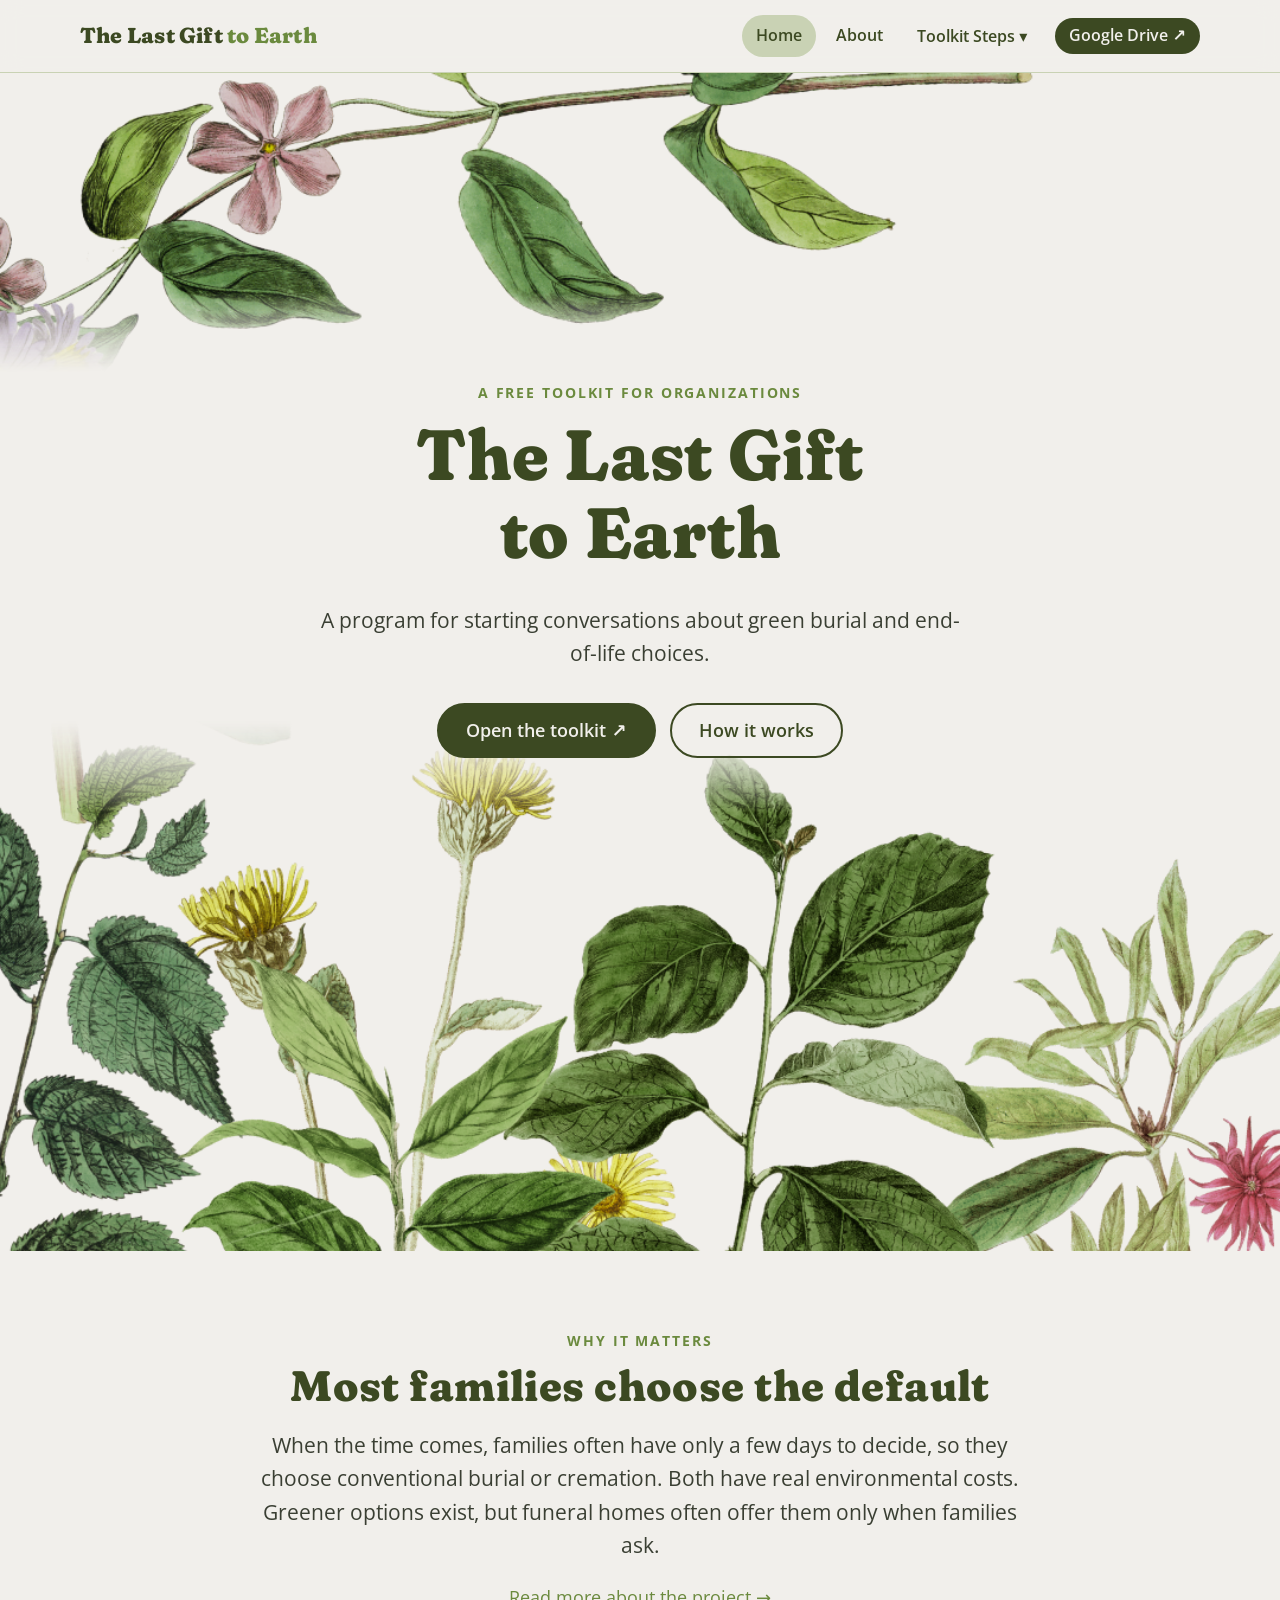
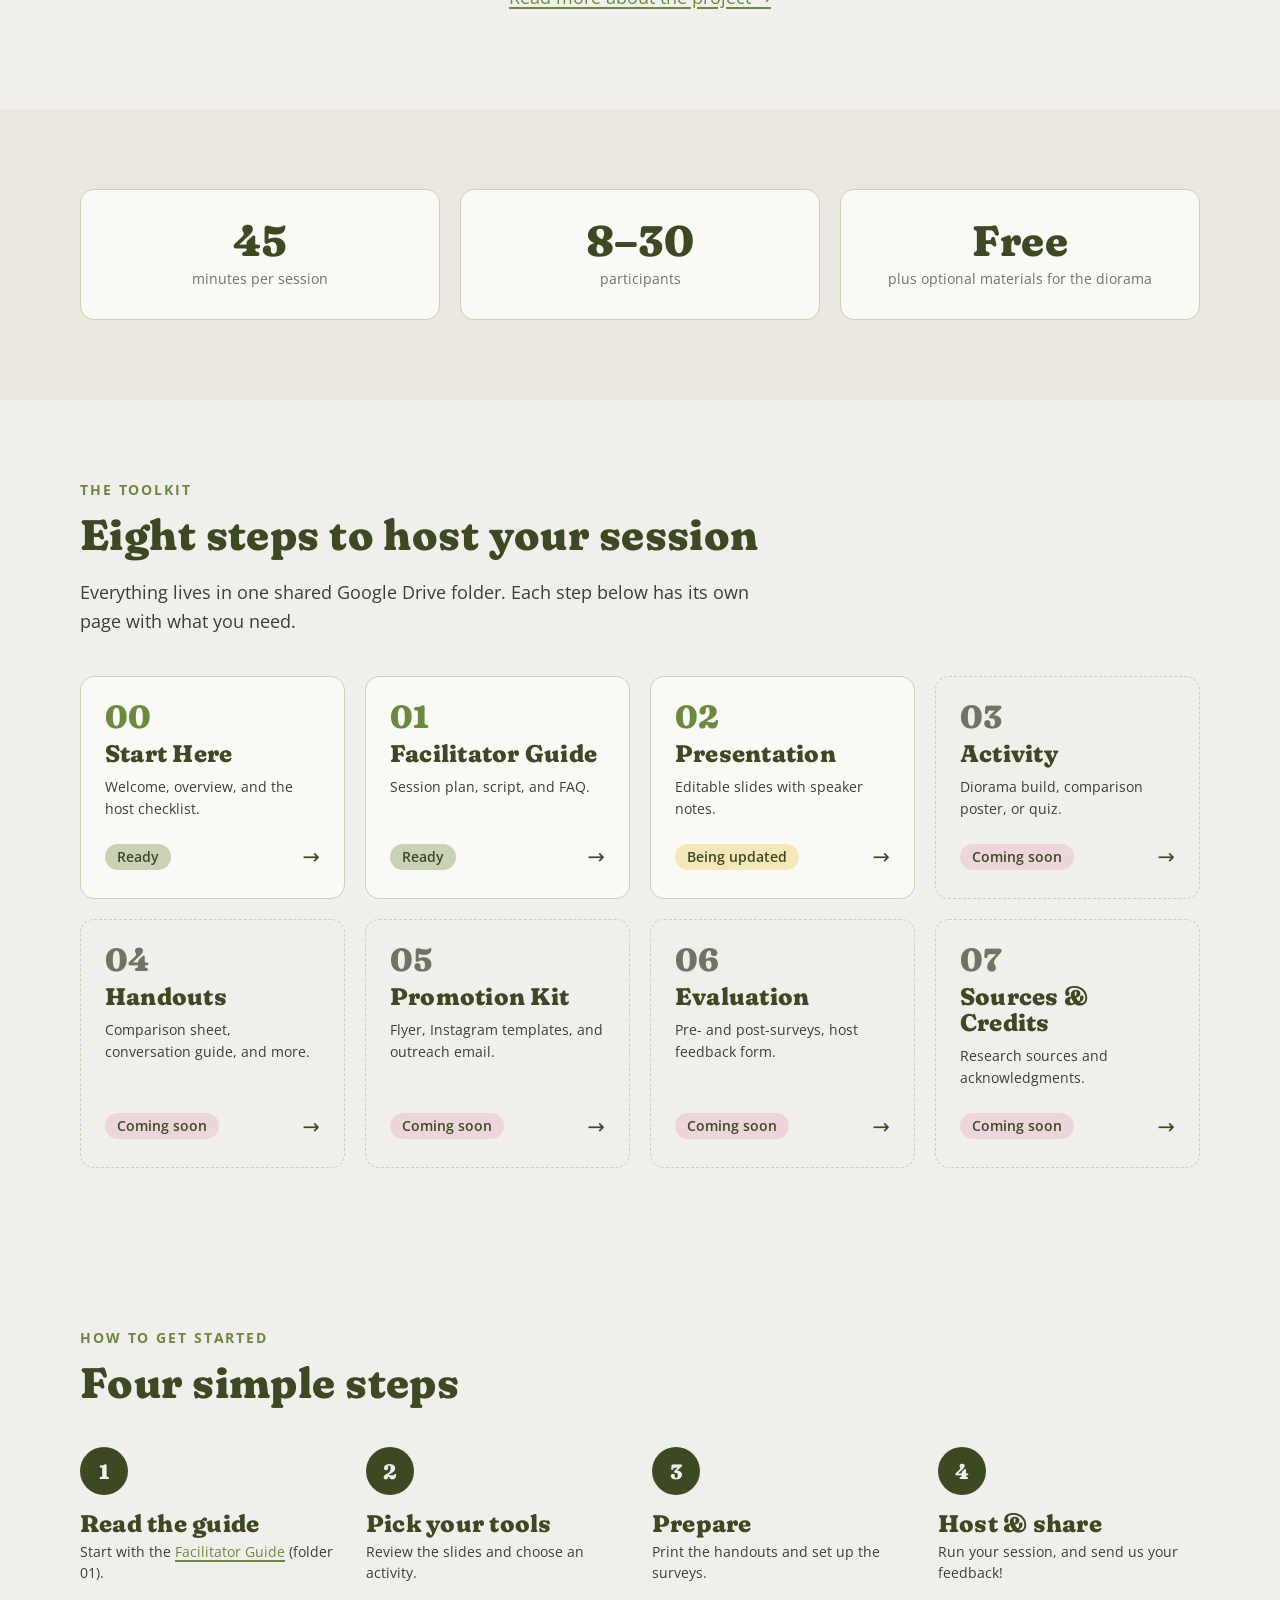
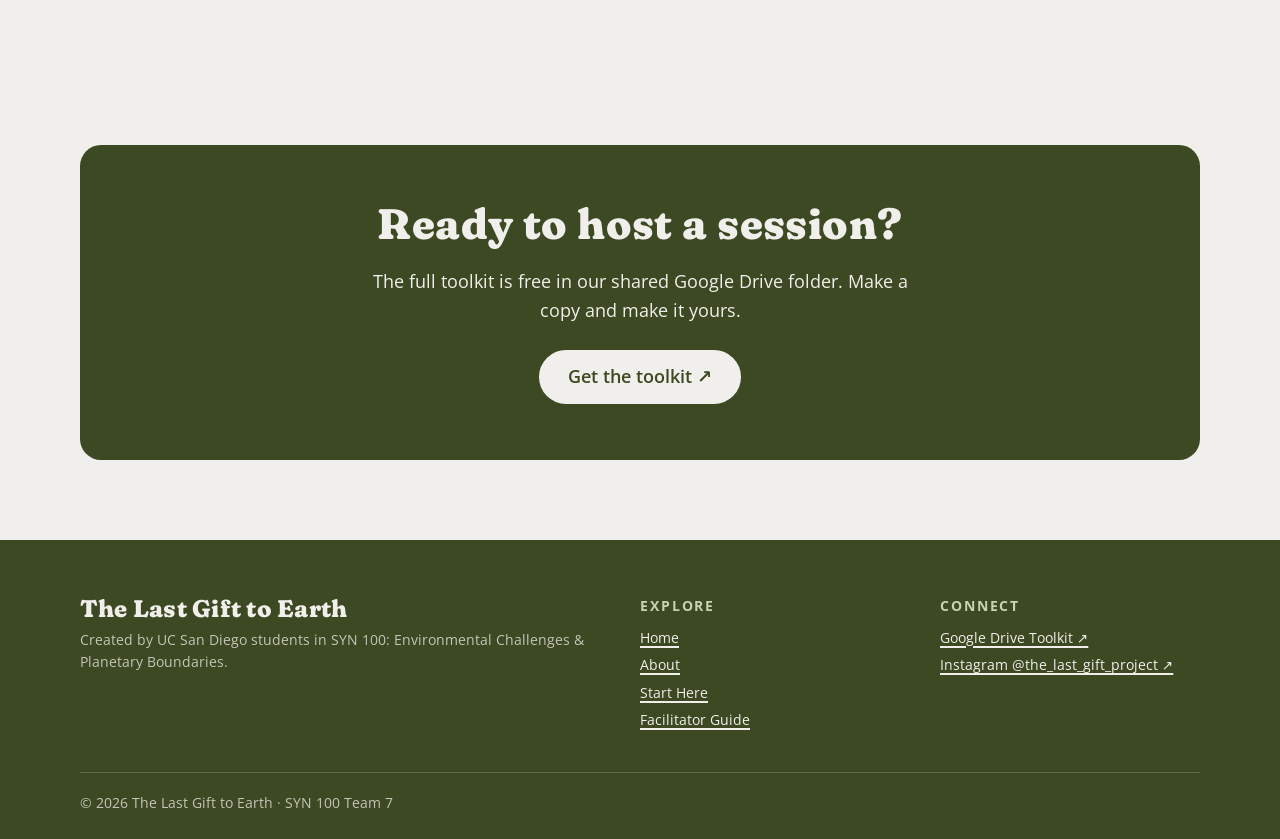
<file: index.html>
<!DOCTYPE html>
<html lang="en">
<head>
  <meta charset="UTF-8">
  <meta name="viewport" content="width=device-width, initial-scale=1.0">
  <title>The Last Gift to Earth · Green Burial Toolkit</title>
  <meta name="description" content="A free toolkit for organizations to host conversations about green burial and end-of-life choices. Created by UC San Diego students.">
  <link rel="icon" href="data:image/svg+xml,<svg xmlns=%22http://www.w3.org/2000/svg%22 viewBox=%220 0 100 100%22><text y=%22.9em%22 font-size=%2290%22>🌿</text></svg>">
  <link rel="preconnect" href="https://fonts.googleapis.com">
  <link rel="preconnect" href="https://fonts.gstatic.com" crossorigin>
  <link href="https://fonts.googleapis.com/css2?family=Fraunces:opsz,wght,SOFT,WONK@9..144,300..900,0..100,0..1&family=Open+Sans:wght@400;500;600;700&display=swap" rel="stylesheet">
  <link rel="stylesheet" href="style.css">
  <script src="script.js" defer></script>
</head>
<body>
<a class="skip-link" href="#main">Skip to content</a>
<header class="site-header">
  <div class="container header-inner">
    <a class="brand" href="index.html">The Last Gift <span>to Earth</span></a>
    <button class="nav-toggle" aria-expanded="false" aria-controls="site-nav">
      <span class="sr-only">Menu</span><span class="bar"></span><span class="bar"></span><span class="bar"></span>
    </button>
    <nav id="site-nav" class="site-nav" aria-label="Main">
      <ul>
        <li><a href="index.html" aria-current="page">Home</a></li>
        <li><a href="about.html">About</a></li>
        <li class="has-dropdown">
          <button class="dropdown-toggle" aria-expanded="false">Toolkit Steps <span aria-hidden="true">▾</span></button>
          <ul class="dropdown">
            <li><a href="start-here.html"><span class="num">00</span> Start Here</a></li>
            <li><a href="facilitator-guide.html"><span class="num">01</span> Facilitator Guide</a></li>
            <li><a href="presentation.html"><span class="num">02</span> Presentation</a></li>
            <li><a href="activity.html"><span class="num">03</span> Activity</a></li>
            <li><a href="handouts.html"><span class="num">04</span> Handouts</a></li>
            <li><a href="promotion-kit.html"><span class="num">05</span> Promotion Kit</a></li>
            <li><a href="evaluation.html"><span class="num">06</span> Evaluation</a></li>
            <li><a href="sources-credits.html"><span class="num">07</span> Sources & Credits</a></li>
          </ul>
        </li>
        <li><a class="btn btn-primary btn-sm" href="https://drive.google.com/drive/folders/17anD-PNkpwHYb8sk7NjaiAcMlj1EhDrj" target="_blank" rel="noopener">Google Drive ↗</a></li>
      </ul>
    </nav>
  </div>
</header>
<main id="main">

  <section class="hero">
    <img class="botanical top" src="images/botanical-top.png" alt="">
    <div class="container hero-inner">
      <p class="eyebrow">A free toolkit for organizations</p>
      <h1>The Last Gift<br>to Earth</h1>
      <p class="lead">A program for starting conversations about green burial and end-of-life choices.</p>
      <div class="btn-row center">
        <a class="btn btn-primary" href="https://drive.google.com/drive/folders/17anD-PNkpwHYb8sk7NjaiAcMlj1EhDrj" target="_blank" rel="noopener">Open the toolkit ↗</a>
        <a class="btn btn-secondary" href="start-here.html">How it works</a>
      </div>
    </div>
    <img class="botanical bottom" src="images/botanical-bottom.png" alt="">
  </section>

  <section class="section">
    <div class="container narrow center-text reveal">
      <p class="eyebrow">Why it matters</p>
      <h2>Most families choose the default</h2>
      <p class="lead">When the time comes, families often have only a few days to decide, so they choose conventional burial or cremation. Both have real environmental costs. Greener options exist, but funeral homes often offer them only when families ask.</p>
      <p><a href="about.html">Read more about the project →</a></p>
    </div>
  </section>

  <section class="section tint">
    <div class="container">
      <div class="stats">
        <div class="stat reveal"><p class="display">45</p><p class="small">minutes per session</p></div>
        <div class="stat reveal"><p class="display">8–30</p><p class="small">participants</p></div>
        <div class="stat reveal"><p class="display">Free</p><p class="small">plus optional materials for the diorama</p></div>
      </div>
    </div>
  </section>

  <section class="section">
    <div class="container">
      <div class="section-head reveal">
        <p class="eyebrow">The toolkit</p>
        <h2>Eight steps to host your session</h2>
        <p>Everything lives in one shared Google Drive folder. Each step below has its own page with what you need.</p>
      </div>
      <div class="cards">
      <a class="card step-card reveal is-ready" href="start-here.html">
        <span class="num">00</span>
        <h3>Start Here</h3>
        <p>Welcome, overview, and the host checklist.</p>
        <span class="card-foot"><span class="tag">Ready</span><span class="arrow" aria-hidden="true">→</span></span>
      </a>
      <a class="card step-card reveal is-ready" href="facilitator-guide.html">
        <span class="num">01</span>
        <h3>Facilitator Guide</h3>
        <p>Session plan, script, and FAQ.</p>
        <span class="card-foot"><span class="tag">Ready</span><span class="arrow" aria-hidden="true">→</span></span>
      </a>
      <a class="card step-card reveal is-updating" href="presentation.html">
        <span class="num">02</span>
        <h3>Presentation</h3>
        <p>Editable slides with speaker notes.</p>
        <span class="card-foot"><span class="tag yellow">Being updated</span><span class="arrow" aria-hidden="true">→</span></span>
      </a>
      <a class="card step-card reveal is-soon" href="activity.html">
        <span class="num">03</span>
        <h3>Activity</h3>
        <p>Diorama build, comparison poster, or quiz.</p>
        <span class="card-foot"><span class="tag pink">Coming soon</span><span class="arrow" aria-hidden="true">→</span></span>
      </a>
      <a class="card step-card reveal is-soon" href="handouts.html">
        <span class="num">04</span>
        <h3>Handouts</h3>
        <p>Comparison sheet, conversation guide, and more.</p>
        <span class="card-foot"><span class="tag pink">Coming soon</span><span class="arrow" aria-hidden="true">→</span></span>
      </a>
      <a class="card step-card reveal is-soon" href="promotion-kit.html">
        <span class="num">05</span>
        <h3>Promotion Kit</h3>
        <p>Flyer, Instagram templates, and outreach email.</p>
        <span class="card-foot"><span class="tag pink">Coming soon</span><span class="arrow" aria-hidden="true">→</span></span>
      </a>
      <a class="card step-card reveal is-soon" href="evaluation.html">
        <span class="num">06</span>
        <h3>Evaluation</h3>
        <p>Pre- and post-surveys, host feedback form.</p>
        <span class="card-foot"><span class="tag pink">Coming soon</span><span class="arrow" aria-hidden="true">→</span></span>
      </a>
      <a class="card step-card reveal is-soon" href="sources-credits.html">
        <span class="num">07</span>
        <h3>Sources & Credits</h3>
        <p>Research sources and acknowledgments.</p>
        <span class="card-foot"><span class="tag pink">Coming soon</span><span class="arrow" aria-hidden="true">→</span></span>
      </a>
      </div>
    </div>
  </section>

  <section class="section">
    <div class="container">
      <div class="section-head reveal">
        <p class="eyebrow">How to get started</p>
        <h2>Four simple steps</h2>
      </div>
      <ol class="numbered-steps">
        <li class="reveal"><h3>Read the guide</h3><p>Start with the <a href="facilitator-guide.html">Facilitator Guide</a> (folder 01).</p></li>
        <li class="reveal"><h3>Pick your tools</h3><p>Review the slides and choose an activity.</p></li>
        <li class="reveal"><h3>Prepare</h3><p>Print the handouts and set up the surveys.</p></li>
        <li class="reveal"><h3>Host &amp; share</h3><p>Run your session, and send us your feedback!</p></li>
      </ol>
    </div>
  </section>

  <section class="section">
    <div class="container">
      <div class="cta-band reveal">
        <h2>Ready to host a session?</h2>
        <p>The full toolkit is free in our shared Google Drive folder. Make a copy and make it yours.</p>
        <a class="btn btn-primary" href="https://drive.google.com/drive/folders/17anD-PNkpwHYb8sk7NjaiAcMlj1EhDrj" target="_blank" rel="noopener">Get the toolkit ↗</a>
      </div>
    </div>
  </section>
</main>
<footer class="site-footer">
  <div class="container footer-inner">
    <div>
      <p class="footer-brand">The Last Gift to Earth</p>
      <p class="small">Created by UC San Diego students in SYN 100: Environmental Challenges &amp; Planetary Boundaries.</p>
    </div>
    <div>
      <p class="footer-label">Explore</p>
      <ul>
        <li><a href="index.html">Home</a></li>
        <li><a href="about.html">About</a></li>
        <li><a href="start-here.html">Start Here</a></li>
        <li><a href="facilitator-guide.html">Facilitator Guide</a></li>
      </ul>
    </div>
    <div>
      <p class="footer-label">Connect</p>
      <ul>
        <li><a href="https://drive.google.com/drive/folders/17anD-PNkpwHYb8sk7NjaiAcMlj1EhDrj" target="_blank" rel="noopener">Google Drive Toolkit ↗</a></li>
        <li><a href="https://www.instagram.com/the_last_gift_project/" target="_blank" rel="noopener">Instagram @the_last_gift_project ↗</a></li>
      </ul>
    </div>
  </div>
  <div class="container footer-bottom small">© <span data-year></span> The Last Gift to Earth · SYN 100 Team 7</div>
</footer>
</body>
</html>
</file>
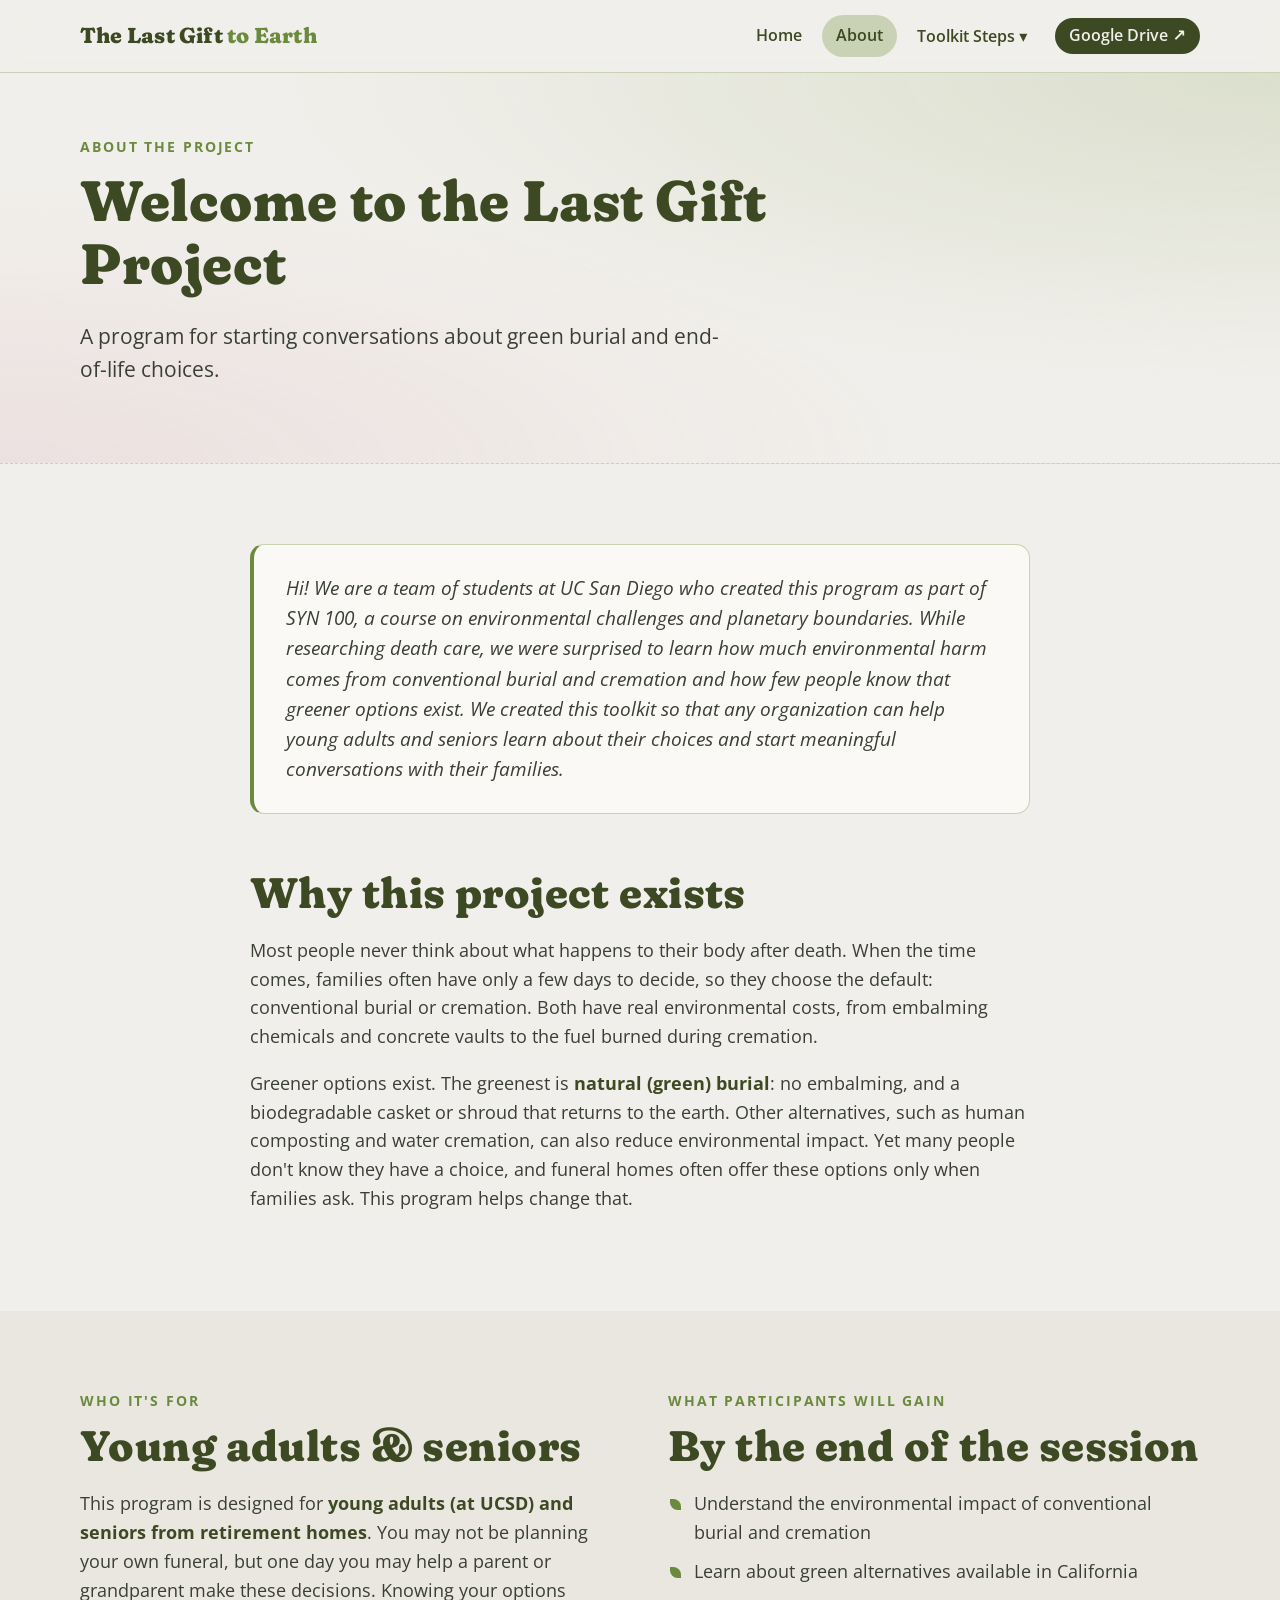
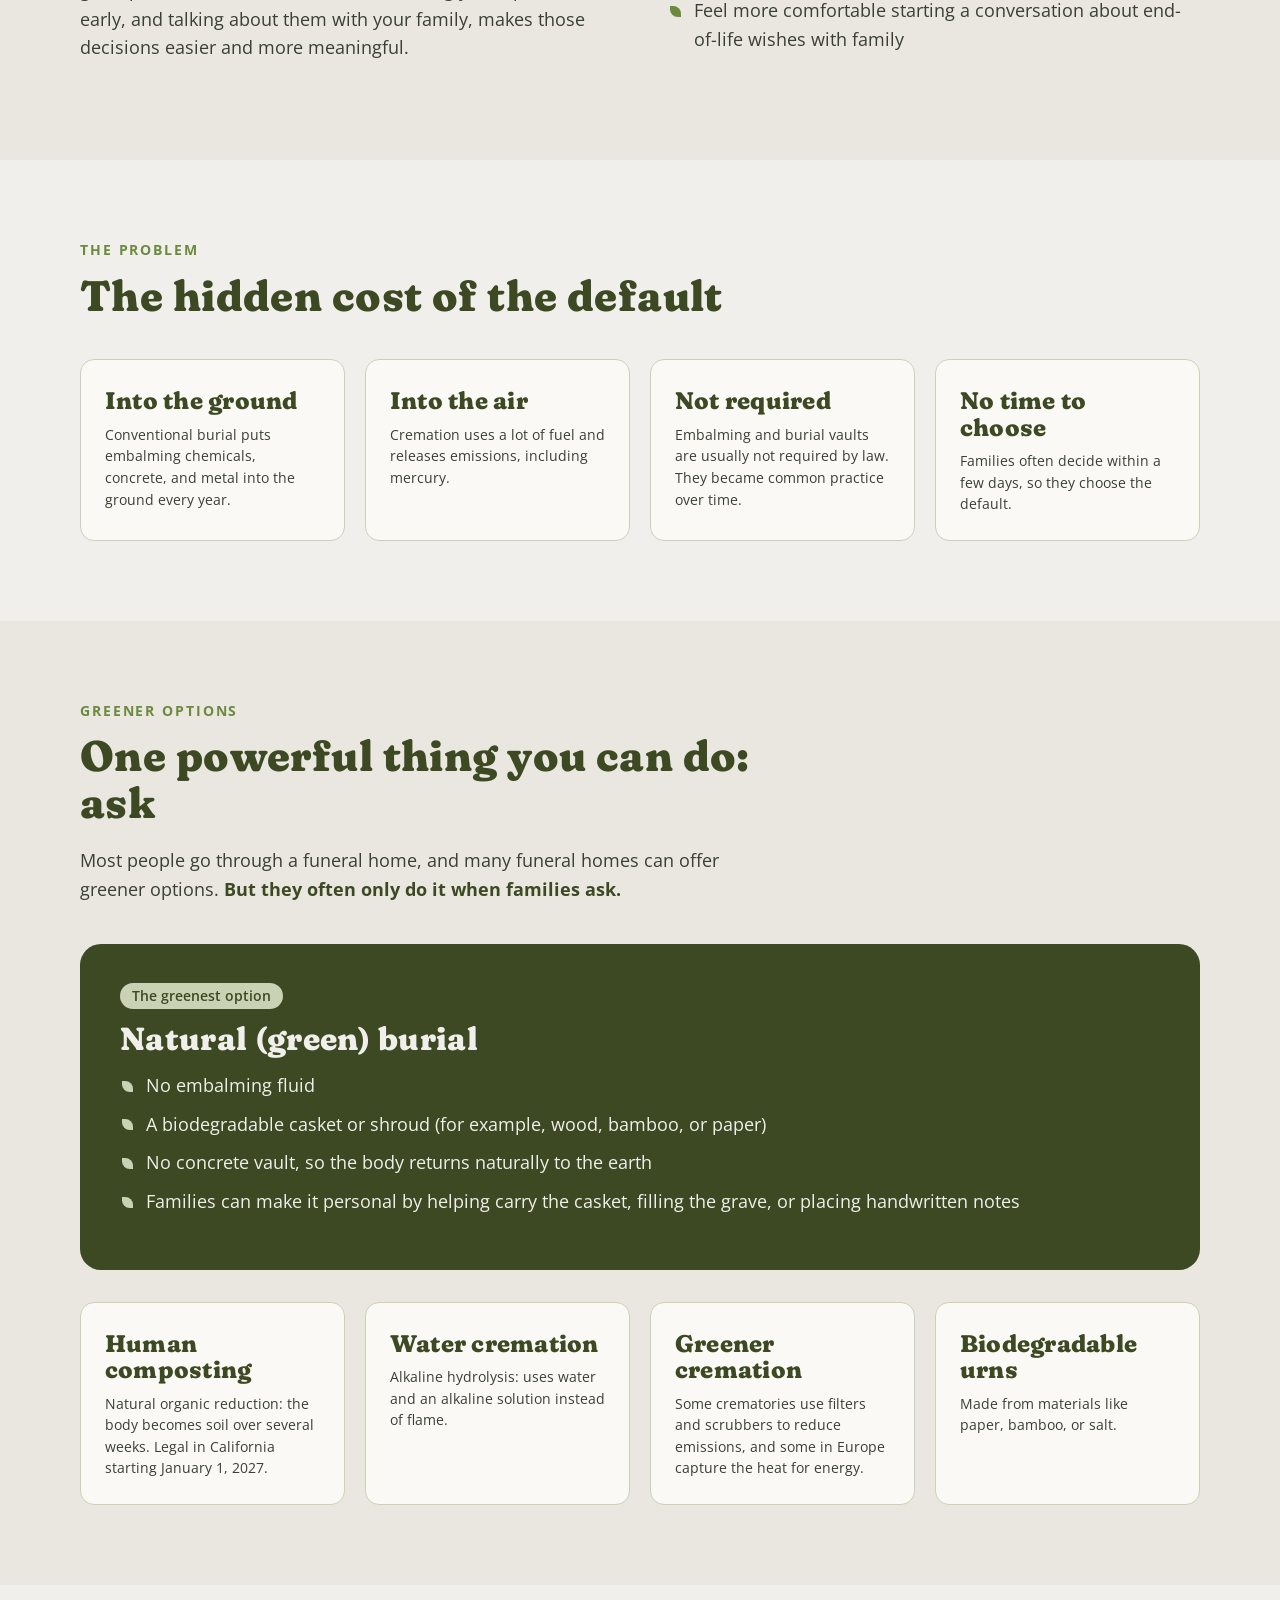
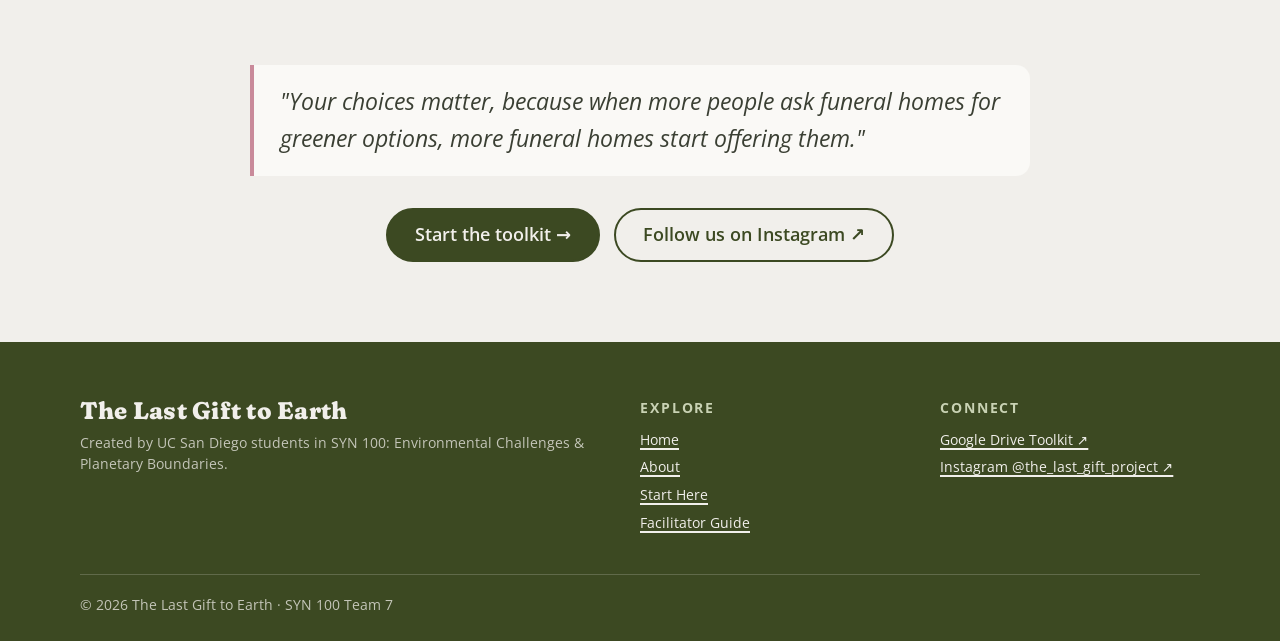
<file: about.html>
<!DOCTYPE html>
<html lang="en">
<head>
  <meta charset="UTF-8">
  <meta name="viewport" content="width=device-width, initial-scale=1.0">
  <title>About · The Last Gift to Earth</title>
  <meta name="description" content="Why we created The Last Gift to Earth, who it's for, and the greener death care options it introduces.">
  <link rel="icon" href="data:image/svg+xml,<svg xmlns=%22http://www.w3.org/2000/svg%22 viewBox=%220 0 100 100%22><text y=%22.9em%22 font-size=%2290%22>🌿</text></svg>">
  <link rel="preconnect" href="https://fonts.googleapis.com">
  <link rel="preconnect" href="https://fonts.gstatic.com" crossorigin>
  <link href="https://fonts.googleapis.com/css2?family=Fraunces:opsz,wght,SOFT,WONK@9..144,300..900,0..100,0..1&family=Open+Sans:wght@400;500;600;700&display=swap" rel="stylesheet">
  <link rel="stylesheet" href="style.css">
  <script src="script.js" defer></script>
</head>
<body>
<a class="skip-link" href="#main">Skip to content</a>
<header class="site-header">
  <div class="container header-inner">
    <a class="brand" href="index.html">The Last Gift <span>to Earth</span></a>
    <button class="nav-toggle" aria-expanded="false" aria-controls="site-nav">
      <span class="sr-only">Menu</span><span class="bar"></span><span class="bar"></span><span class="bar"></span>
    </button>
    <nav id="site-nav" class="site-nav" aria-label="Main">
      <ul>
        <li><a href="index.html">Home</a></li>
        <li><a href="about.html" aria-current="page">About</a></li>
        <li class="has-dropdown">
          <button class="dropdown-toggle" aria-expanded="false">Toolkit Steps <span aria-hidden="true">▾</span></button>
          <ul class="dropdown">
            <li><a href="start-here.html"><span class="num">00</span> Start Here</a></li>
            <li><a href="facilitator-guide.html"><span class="num">01</span> Facilitator Guide</a></li>
            <li><a href="presentation.html"><span class="num">02</span> Presentation</a></li>
            <li><a href="activity.html"><span class="num">03</span> Activity</a></li>
            <li><a href="handouts.html"><span class="num">04</span> Handouts</a></li>
            <li><a href="promotion-kit.html"><span class="num">05</span> Promotion Kit</a></li>
            <li><a href="evaluation.html"><span class="num">06</span> Evaluation</a></li>
            <li><a href="sources-credits.html"><span class="num">07</span> Sources & Credits</a></li>
          </ul>
        </li>
        <li><a class="btn btn-primary btn-sm" href="https://drive.google.com/drive/folders/17anD-PNkpwHYb8sk7NjaiAcMlj1EhDrj" target="_blank" rel="noopener">Google Drive ↗</a></li>
      </ul>
    </nav>
  </div>
</header>
<main id="main">

  <section class="page-hero">
    <div class="container">
      <p class="eyebrow">About the project</p>
      <h1>Welcome to the Last Gift Project</h1>
      <p class="lead">A program for starting conversations about green burial and end-of-life choices.</p>
    </div>
  </section>

  <section class="section">
    <div class="container narrow">
      <div class="intro-card reveal">
        <p>Hi! We are a team of students at UC San Diego who created this program as part of SYN 100, a course on environmental challenges and planetary boundaries. While researching death care, we were surprised to learn how much environmental harm comes from conventional burial and cremation and how few people know that greener options exist. We created this toolkit so that any organization can help young adults and seniors learn about their choices and start meaningful conversations with their families.</p>
      </div>

      <h2 class="mt-lg reveal">Why this project exists</h2>
      <p class="reveal">Most people never think about what happens to their body after death. When the time comes, families often have only a few days to decide, so they choose the default: conventional burial or cremation. Both have real environmental costs, from embalming chemicals and concrete vaults to the fuel burned during cremation.</p>
      <p class="reveal">Greener options exist. The greenest is <strong>natural (green) burial</strong>: no embalming, and a biodegradable casket or shroud that returns to the earth. Other alternatives, such as human composting and water cremation, can also reduce environmental impact. Yet many people don't know they have a choice, and funeral homes often offer these options only when families ask. This program helps change that.</p>
    </div>
  </section>

  <section class="section tint">
    <div class="container">
      <div class="two-col">
        <div class="reveal">
          <p class="eyebrow">Who it's for</p>
          <h2>Young adults &amp; seniors</h2>
          <p>This program is designed for <strong>young adults (at UCSD) and seniors from retirement homes</strong>. You may not be planning your own funeral, but one day you may help a parent or grandparent make these decisions. Knowing your options early, and talking about them with your family, makes those decisions easier and more meaningful.</p>
        </div>
        <div class="reveal">
          <p class="eyebrow">What participants will gain</p>
          <h2>By the end of the session</h2>
          <ul class="leaf-list">
            <li>Understand the environmental impact of conventional burial and cremation</li>
            <li>Learn about green alternatives available in California</li>
            <li>Feel more comfortable starting a conversation about end-of-life wishes with family</li>
          </ul>
        </div>
      </div>
    </div>
  </section>

  <section class="section">
    <div class="container">
      <div class="section-head reveal">
        <p class="eyebrow">The problem</p>
        <h2>The hidden cost of the default</h2>
      </div>
      <div class="cards cards-4">
        <div class="card reveal"><h3>Into the ground</h3><p>Conventional burial puts embalming chemicals, concrete, and metal into the ground every year.</p></div>
        <div class="card reveal"><h3>Into the air</h3><p>Cremation uses a lot of fuel and releases emissions, including mercury.</p></div>
        <div class="card reveal"><h3>Not required</h3><p>Embalming and burial vaults are usually not required by law. They became common practice over time.</p></div>
        <div class="card reveal"><h3>No time to choose</h3><p>Families often decide within a few days, so they choose the default.</p></div>
      </div>
    </div>
  </section>

  <section class="section tint">
    <div class="container">
      <div class="section-head reveal">
        <p class="eyebrow">Greener options</p>
        <h2>One powerful thing you can do: ask</h2>
        <p>Most people go through a funeral home, and many funeral homes can offer greener options. <strong>But they often only do it when families ask.</strong></p>
      </div>
      <div class="feature reveal">
        <span class="tag">The greenest option</span>
        <h3>Natural (green) burial</h3>
        <ul class="leaf-list">
          <li>No embalming fluid</li>
          <li>A biodegradable casket or shroud (for example, wood, bamboo, or paper)</li>
          <li>No concrete vault, so the body returns naturally to the earth</li>
          <li>Families can make it personal by helping carry the casket, filling the grave, or placing handwritten notes</li>
        </ul>
      </div>
      <div class="cards cards-4 mt-md">
        <div class="card reveal"><h3>Human composting</h3><p>Natural organic reduction: the body becomes soil over several weeks. Legal in California starting January 1, 2027.</p></div>
        <div class="card reveal"><h3>Water cremation</h3><p>Alkaline hydrolysis: uses water and an alkaline solution instead of flame.</p></div>
        <div class="card reveal"><h3>Greener cremation</h3><p>Some crematories use filters and scrubbers to reduce emissions, and some in Europe capture the heat for energy.</p></div>
        <div class="card reveal"><h3>Biodegradable urns</h3><p>Made from materials like paper, bamboo, or salt.</p></div>
      </div>
    </div>
  </section>

  <section class="section">
    <div class="container narrow center-text reveal">
      <blockquote>"Your choices matter, because when more people ask funeral homes for greener options, more funeral homes start offering them."</blockquote>
      <div class="btn-row center mt-md">
        <a class="btn btn-primary" href="start-here.html">Start the toolkit →</a>
        <a class="btn btn-secondary" href="https://www.instagram.com/syn_100_team_7/" target="_blank" rel="noopener">Follow us on Instagram ↗</a>
      </div>
    </div>
  </section>
</main>
<footer class="site-footer">
  <div class="container footer-inner">
    <div>
      <p class="footer-brand">The Last Gift to Earth</p>
      <p class="small">Created by UC San Diego students in SYN 100: Environmental Challenges &amp; Planetary Boundaries.</p>
    </div>
    <div>
      <p class="footer-label">Explore</p>
      <ul>
        <li><a href="index.html">Home</a></li>
        <li><a href="about.html">About</a></li>
        <li><a href="start-here.html">Start Here</a></li>
        <li><a href="facilitator-guide.html">Facilitator Guide</a></li>
      </ul>
    </div>
    <div>
      <p class="footer-label">Connect</p>
      <ul>
        <li><a href="https://drive.google.com/drive/folders/17anD-PNkpwHYb8sk7NjaiAcMlj1EhDrj" target="_blank" rel="noopener">Google Drive Toolkit ↗</a></li>
        <li><a href="https://www.instagram.com/the_last_gift_project/" target="_blank" rel="noopener">Instagram @the_last_gift_project ↗</a></li>
      </ul>
    </div>
  </div>
  <div class="container footer-bottom small">© <span data-year></span> The Last Gift to Earth · SYN 100 Team 7</div>
</footer>
</body>
</html>
</file>
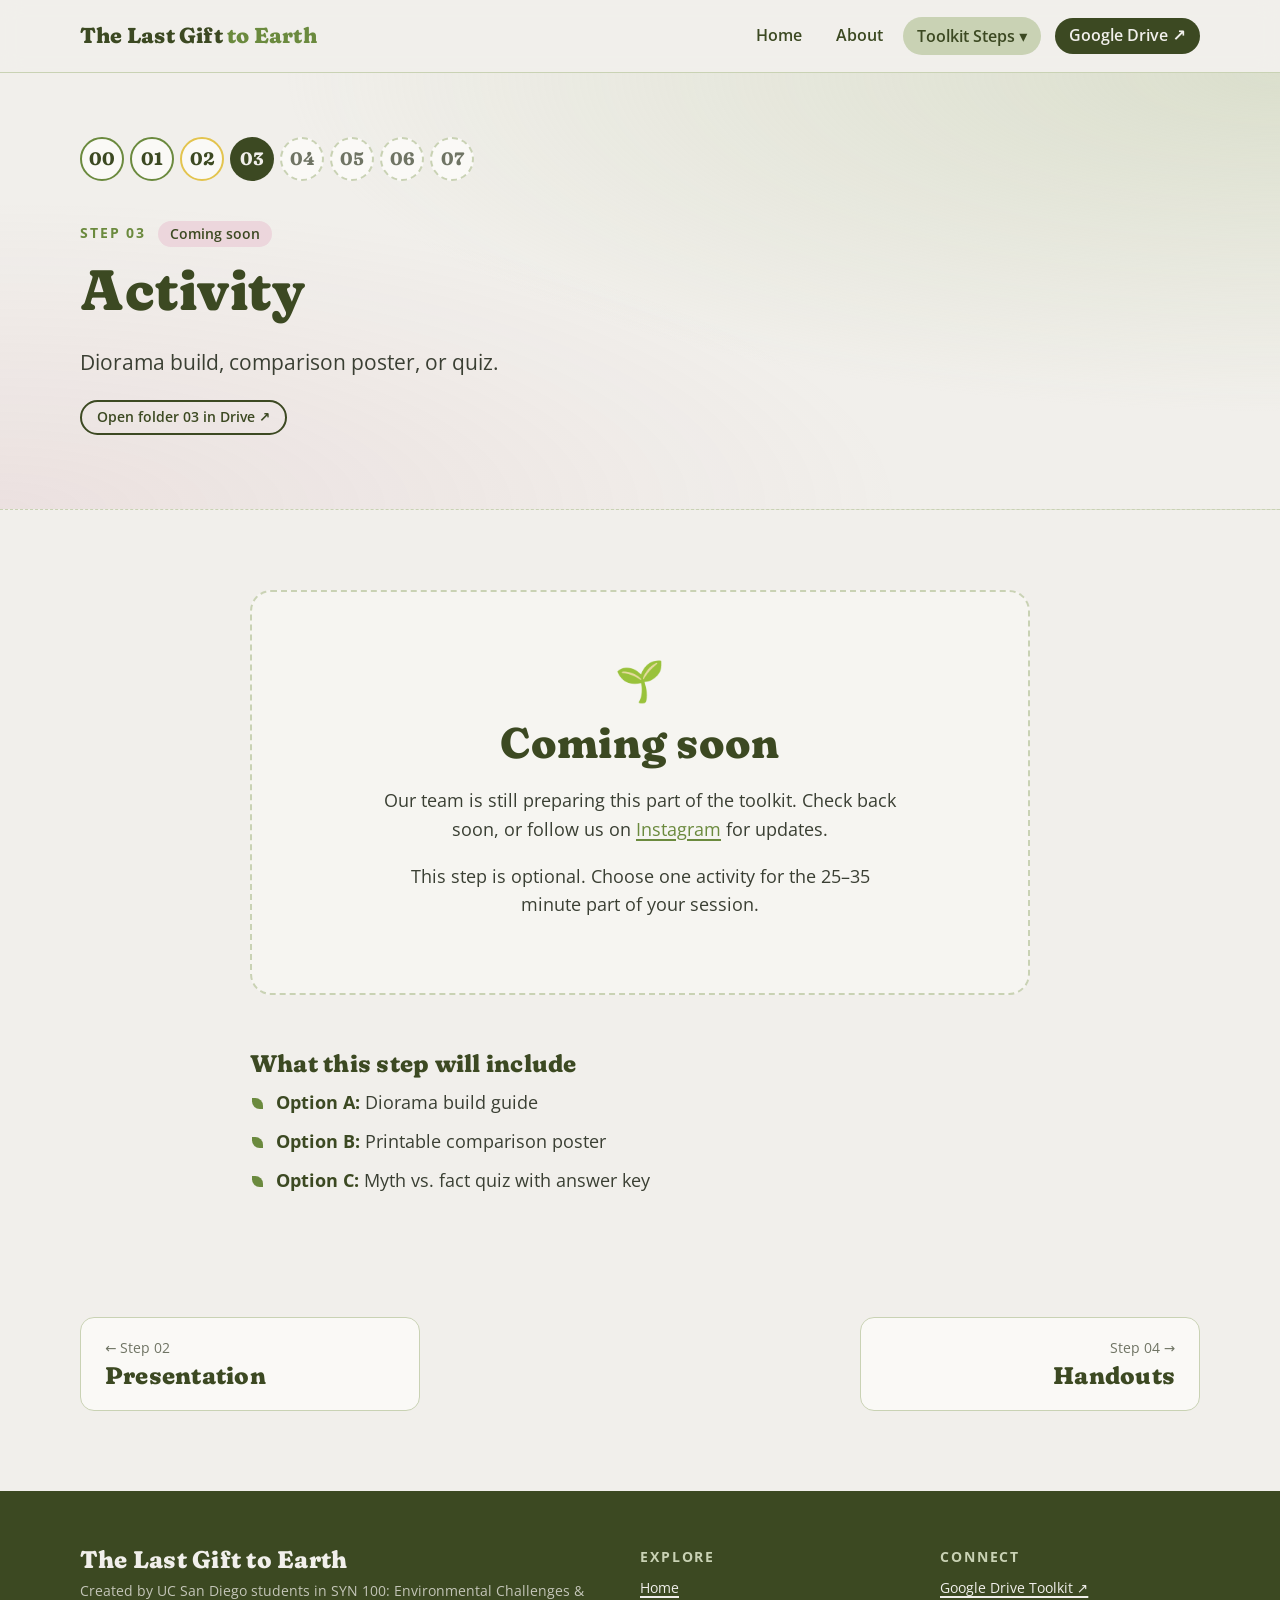
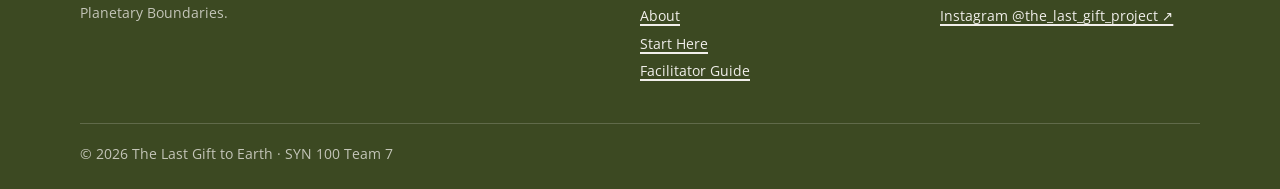
<file: activity.html>
<!DOCTYPE html>
<html lang="en">
<head>
  <meta charset="UTF-8">
  <meta name="viewport" content="width=device-width, initial-scale=1.0">
  <title>Step 03: Activity · The Last Gift to Earth</title>
  <meta name="description" content="Optional hands-on activities for the session.">
  <link rel="icon" href="data:image/svg+xml,<svg xmlns=%22http://www.w3.org/2000/svg%22 viewBox=%220 0 100 100%22><text y=%22.9em%22 font-size=%2290%22>🌿</text></svg>">
  <link rel="preconnect" href="https://fonts.googleapis.com">
  <link rel="preconnect" href="https://fonts.gstatic.com" crossorigin>
  <link href="https://fonts.googleapis.com/css2?family=Fraunces:opsz,wght,SOFT,WONK@9..144,300..900,0..100,0..1&family=Open+Sans:wght@400;500;600;700&display=swap" rel="stylesheet">
  <link rel="stylesheet" href="style.css">
  <script src="script.js" defer></script>
</head>
<body>
<a class="skip-link" href="#main">Skip to content</a>
<header class="site-header">
  <div class="container header-inner">
    <a class="brand" href="index.html">The Last Gift <span>to Earth</span></a>
    <button class="nav-toggle" aria-expanded="false" aria-controls="site-nav">
      <span class="sr-only">Menu</span><span class="bar"></span><span class="bar"></span><span class="bar"></span>
    </button>
    <nav id="site-nav" class="site-nav" aria-label="Main">
      <ul>
        <li><a href="index.html">Home</a></li>
        <li><a href="about.html">About</a></li>
        <li class="has-dropdown is-active">
          <button class="dropdown-toggle" aria-expanded="false">Toolkit Steps <span aria-hidden="true">▾</span></button>
          <ul class="dropdown">
            <li><a href="start-here.html"><span class="num">00</span> Start Here</a></li>
            <li><a href="facilitator-guide.html"><span class="num">01</span> Facilitator Guide</a></li>
            <li><a href="presentation.html"><span class="num">02</span> Presentation</a></li>
            <li><a href="activity.html" aria-current="page"><span class="num">03</span> Activity</a></li>
            <li><a href="handouts.html"><span class="num">04</span> Handouts</a></li>
            <li><a href="promotion-kit.html"><span class="num">05</span> Promotion Kit</a></li>
            <li><a href="evaluation.html"><span class="num">06</span> Evaluation</a></li>
            <li><a href="sources-credits.html"><span class="num">07</span> Sources & Credits</a></li>
          </ul>
        </li>
        <li><a class="btn btn-primary btn-sm" href="https://drive.google.com/drive/folders/17anD-PNkpwHYb8sk7NjaiAcMlj1EhDrj" target="_blank" rel="noopener">Google Drive ↗</a></li>
      </ul>
    </nav>
  </div>
</header>
<main id="main">
<section class="page-hero">
  <div class="container">
    <ol class="stepper" aria-label="Toolkit steps">
      <li><a href="start-here.html" class=" ready" title="Start Here">00</a></li>
      <li><a href="facilitator-guide.html" class=" ready" title="Facilitator Guide">01</a></li>
      <li><a href="presentation.html" class=" updating" title="Presentation">02</a></li>
      <li><a href="activity.html" class="current soon" title="Activity" aria-current="step">03</a></li>
      <li><a href="handouts.html" class=" soon" title="Handouts">04</a></li>
      <li><a href="promotion-kit.html" class=" soon" title="Promotion Kit">05</a></li>
      <li><a href="evaluation.html" class=" soon" title="Evaluation">06</a></li>
      <li><a href="sources-credits.html" class=" soon" title="Sources & Credits">07</a></li>
    </ol>
    <p class="eyebrow">Step 03 <span class="tag pink">Coming soon</span></p>
    <h1>Activity</h1>
    <p class="lead">Diorama build, comparison poster, or quiz.</p>
    <p><a class="btn btn-secondary btn-sm" href="https://drive.google.com/drive/folders/1JZ_R_mi2IV-j0kI-Fx0zA2W3s3ouMUKL" target="_blank" rel="noopener">Open folder 03 in Drive ↗</a></p>
  </div>
</section>
  <section class="section">
    <div class="container narrow">
      <div class="placeholder reveal">
        <p class="placeholder-icon" aria-hidden="true">🌱</p>
        <h2>Coming soon</h2>
        <p>Our team is still preparing this part of the toolkit. Check back soon, or follow us on <a href="https://www.instagram.com/syn_100_team_7/" target="_blank" rel="noopener">Instagram</a> for updates.</p>
        <p>This step is optional. Choose one activity for the 25–35 minute part of your session.</p>
      </div>
      <h3 class="mt-lg">What this step will include</h3>
      <ul class="leaf-list">
        <li><strong>Option A:</strong> Diorama build guide</li>
        <li><strong>Option B:</strong> Printable comparison poster</li>
        <li><strong>Option C:</strong> Myth vs. fact quiz with answer key</li>
      </ul>
    </div>
  </section>
<nav class="container pager" aria-label="Step navigation">
  <a class="pager-link prev" href="presentation.html"><span class="small">← Step 02</span><span class="pager-title">Presentation</span></a>
  <a class="pager-link next" href="handouts.html"><span class="small">Step 04 →</span><span class="pager-title">Handouts</span></a>
</nav>
</main>
<footer class="site-footer">
  <div class="container footer-inner">
    <div>
      <p class="footer-brand">The Last Gift to Earth</p>
      <p class="small">Created by UC San Diego students in SYN 100: Environmental Challenges &amp; Planetary Boundaries.</p>
    </div>
    <div>
      <p class="footer-label">Explore</p>
      <ul>
        <li><a href="index.html">Home</a></li>
        <li><a href="about.html">About</a></li>
        <li><a href="start-here.html">Start Here</a></li>
        <li><a href="facilitator-guide.html">Facilitator Guide</a></li>
      </ul>
    </div>
    <div>
      <p class="footer-label">Connect</p>
      <ul>
        <li><a href="https://drive.google.com/drive/folders/17anD-PNkpwHYb8sk7NjaiAcMlj1EhDrj" target="_blank" rel="noopener">Google Drive Toolkit ↗</a></li>
        <li><a href="https://www.instagram.com/the_last_gift_project/" target="_blank" rel="noopener">Instagram @the_last_gift_project ↗</a></li>
      </ul>
    </div>
  </div>
  <div class="container footer-bottom small">© <span data-year></span> The Last Gift to Earth · SYN 100 Team 7</div>
</footer>
</body>
</html>
</file>
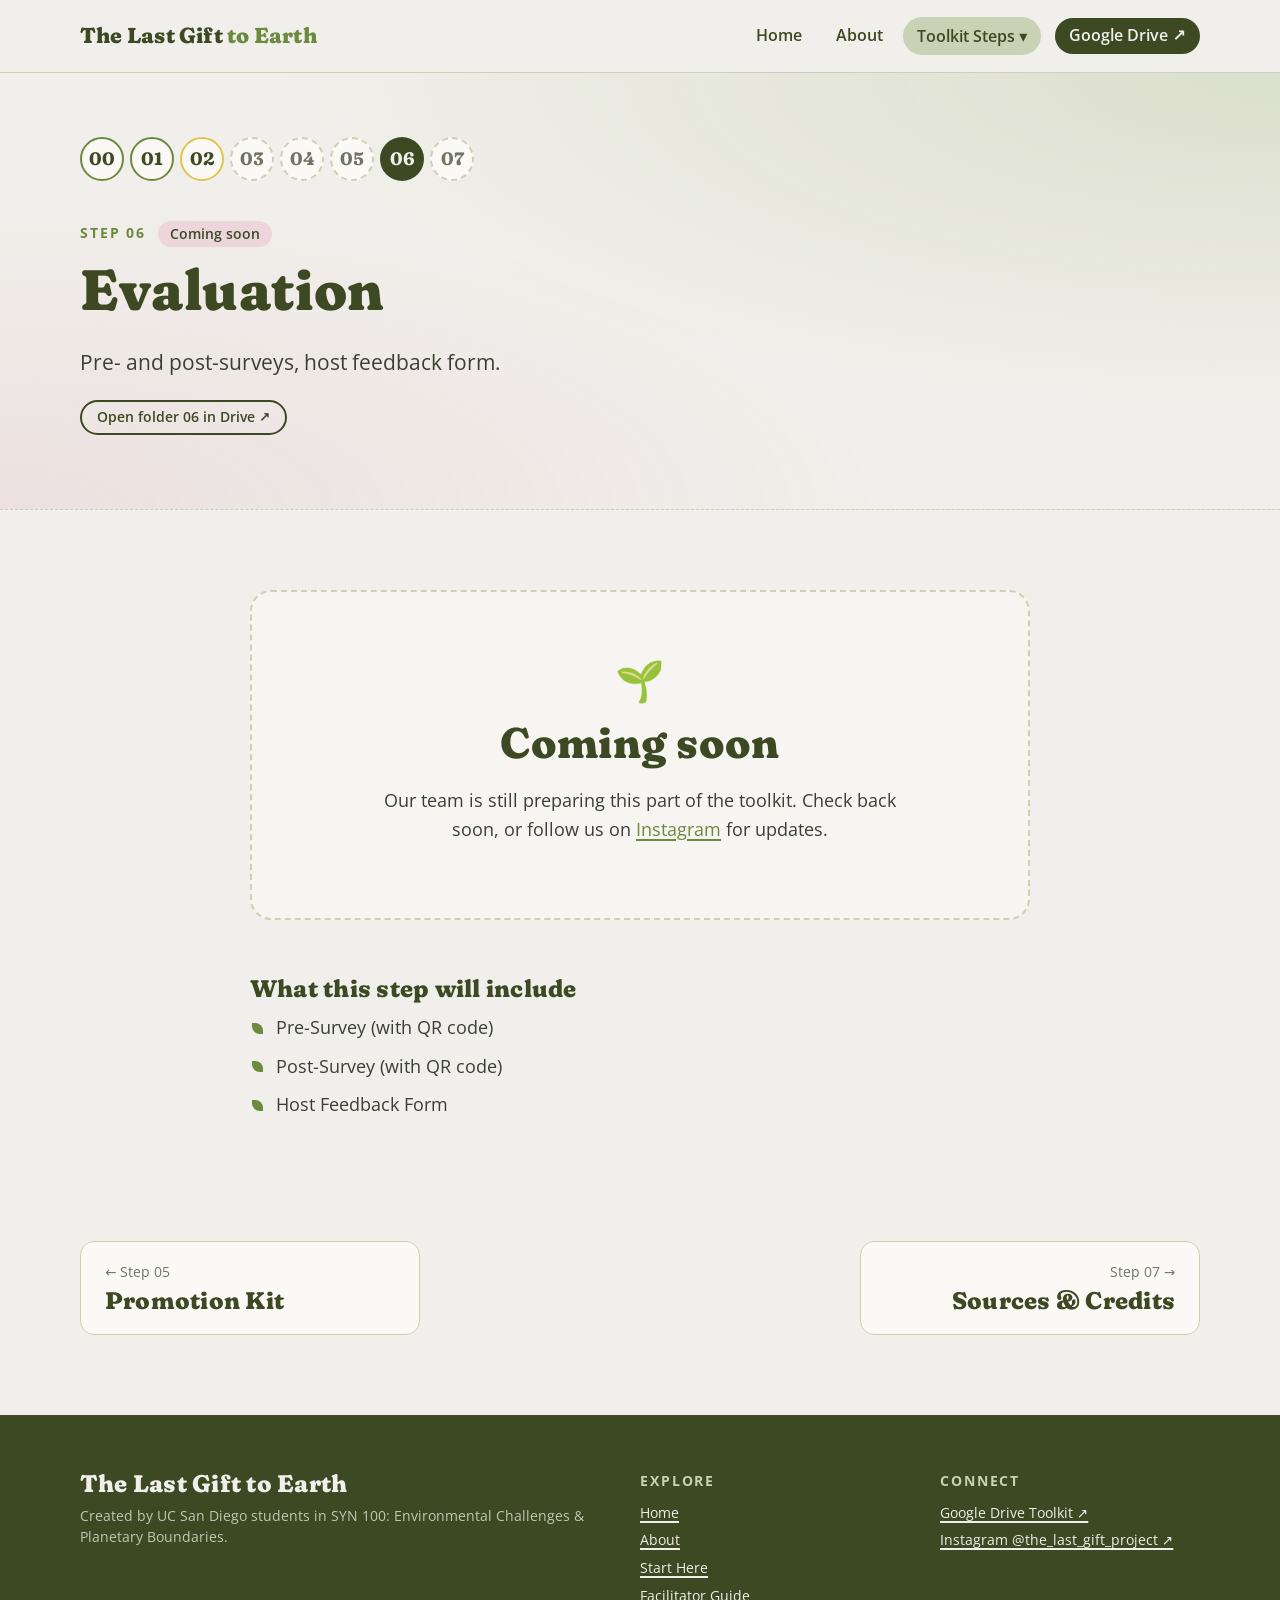
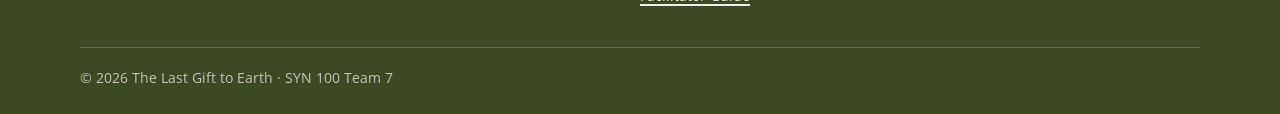
<file: evaluation.html>
<!DOCTYPE html>
<html lang="en">
<head>
  <meta charset="UTF-8">
  <meta name="viewport" content="width=device-width, initial-scale=1.0">
  <title>Step 06: Evaluation · The Last Gift to Earth</title>
  <meta name="description" content="Surveys and feedback forms for your session.">
  <link rel="icon" href="data:image/svg+xml,<svg xmlns=%22http://www.w3.org/2000/svg%22 viewBox=%220 0 100 100%22><text y=%22.9em%22 font-size=%2290%22>🌿</text></svg>">
  <link rel="preconnect" href="https://fonts.googleapis.com">
  <link rel="preconnect" href="https://fonts.gstatic.com" crossorigin>
  <link href="https://fonts.googleapis.com/css2?family=Fraunces:opsz,wght,SOFT,WONK@9..144,300..900,0..100,0..1&family=Open+Sans:wght@400;500;600;700&display=swap" rel="stylesheet">
  <link rel="stylesheet" href="style.css">
  <script src="script.js" defer></script>
</head>
<body>
<a class="skip-link" href="#main">Skip to content</a>
<header class="site-header">
  <div class="container header-inner">
    <a class="brand" href="index.html">The Last Gift <span>to Earth</span></a>
    <button class="nav-toggle" aria-expanded="false" aria-controls="site-nav">
      <span class="sr-only">Menu</span><span class="bar"></span><span class="bar"></span><span class="bar"></span>
    </button>
    <nav id="site-nav" class="site-nav" aria-label="Main">
      <ul>
        <li><a href="index.html">Home</a></li>
        <li><a href="about.html">About</a></li>
        <li class="has-dropdown is-active">
          <button class="dropdown-toggle" aria-expanded="false">Toolkit Steps <span aria-hidden="true">▾</span></button>
          <ul class="dropdown">
            <li><a href="start-here.html"><span class="num">00</span> Start Here</a></li>
            <li><a href="facilitator-guide.html"><span class="num">01</span> Facilitator Guide</a></li>
            <li><a href="presentation.html"><span class="num">02</span> Presentation</a></li>
            <li><a href="activity.html"><span class="num">03</span> Activity</a></li>
            <li><a href="handouts.html"><span class="num">04</span> Handouts</a></li>
            <li><a href="promotion-kit.html"><span class="num">05</span> Promotion Kit</a></li>
            <li><a href="evaluation.html" aria-current="page"><span class="num">06</span> Evaluation</a></li>
            <li><a href="sources-credits.html"><span class="num">07</span> Sources & Credits</a></li>
          </ul>
        </li>
        <li><a class="btn btn-primary btn-sm" href="https://drive.google.com/drive/folders/17anD-PNkpwHYb8sk7NjaiAcMlj1EhDrj" target="_blank" rel="noopener">Google Drive ↗</a></li>
      </ul>
    </nav>
  </div>
</header>
<main id="main">
<section class="page-hero">
  <div class="container">
    <ol class="stepper" aria-label="Toolkit steps">
      <li><a href="start-here.html" class=" ready" title="Start Here">00</a></li>
      <li><a href="facilitator-guide.html" class=" ready" title="Facilitator Guide">01</a></li>
      <li><a href="presentation.html" class=" updating" title="Presentation">02</a></li>
      <li><a href="activity.html" class=" soon" title="Activity">03</a></li>
      <li><a href="handouts.html" class=" soon" title="Handouts">04</a></li>
      <li><a href="promotion-kit.html" class=" soon" title="Promotion Kit">05</a></li>
      <li><a href="evaluation.html" class="current soon" title="Evaluation" aria-current="step">06</a></li>
      <li><a href="sources-credits.html" class=" soon" title="Sources & Credits">07</a></li>
    </ol>
    <p class="eyebrow">Step 06 <span class="tag pink">Coming soon</span></p>
    <h1>Evaluation</h1>
    <p class="lead">Pre- and post-surveys, host feedback form.</p>
    <p><a class="btn btn-secondary btn-sm" href="https://drive.google.com/drive/folders/17anD-PNkpwHYb8sk7NjaiAcMlj1EhDrj" target="_blank" rel="noopener">Open folder 06 in Drive ↗</a></p>
  </div>
</section>
  <section class="section">
    <div class="container narrow">
      <div class="placeholder reveal">
        <p class="placeholder-icon" aria-hidden="true">🌱</p>
        <h2>Coming soon</h2>
        <p>Our team is still preparing this part of the toolkit. Check back soon, or follow us on <a href="https://www.instagram.com/syn_100_team_7/" target="_blank" rel="noopener">Instagram</a> for updates.</p>
        
      </div>
      <h3 class="mt-lg">What this step will include</h3>
      <ul class="leaf-list">
        <li>Pre-Survey (with QR code)</li>
        <li>Post-Survey (with QR code)</li>
        <li>Host Feedback Form</li>
      </ul>
    </div>
  </section>
<nav class="container pager" aria-label="Step navigation">
  <a class="pager-link prev" href="promotion-kit.html"><span class="small">← Step 05</span><span class="pager-title">Promotion Kit</span></a>
  <a class="pager-link next" href="sources-credits.html"><span class="small">Step 07 →</span><span class="pager-title">Sources & Credits</span></a>
</nav>
</main>
<footer class="site-footer">
  <div class="container footer-inner">
    <div>
      <p class="footer-brand">The Last Gift to Earth</p>
      <p class="small">Created by UC San Diego students in SYN 100: Environmental Challenges &amp; Planetary Boundaries.</p>
    </div>
    <div>
      <p class="footer-label">Explore</p>
      <ul>
        <li><a href="index.html">Home</a></li>
        <li><a href="about.html">About</a></li>
        <li><a href="start-here.html">Start Here</a></li>
        <li><a href="facilitator-guide.html">Facilitator Guide</a></li>
      </ul>
    </div>
    <div>
      <p class="footer-label">Connect</p>
      <ul>
        <li><a href="https://drive.google.com/drive/folders/17anD-PNkpwHYb8sk7NjaiAcMlj1EhDrj" target="_blank" rel="noopener">Google Drive Toolkit ↗</a></li>
        <li><a href="https://www.instagram.com/the_last_gift_project/" target="_blank" rel="noopener">Instagram @the_last_gift_project ↗</a></li>
      </ul>
    </div>
  </div>
  <div class="container footer-bottom small">© <span data-year></span> The Last Gift to Earth · SYN 100 Team 7</div>
</footer>
</body>
</html>
</file>
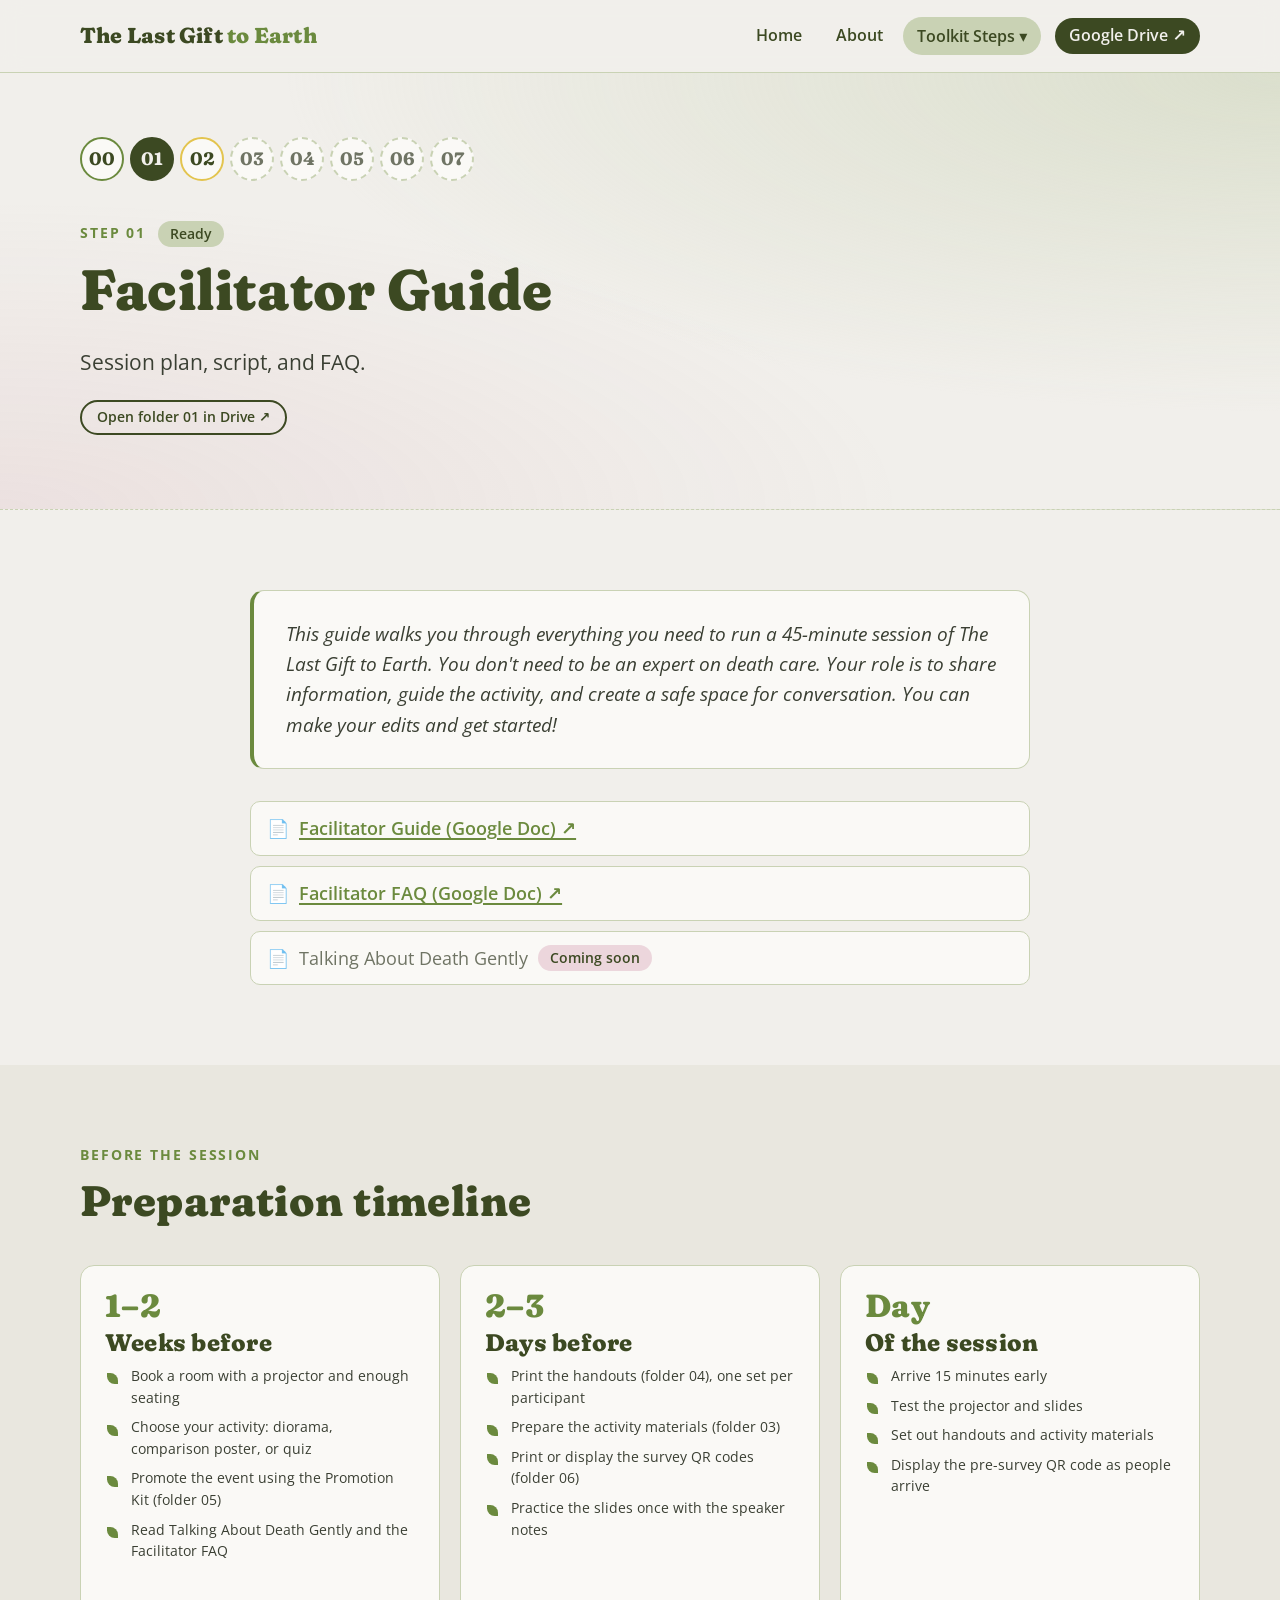
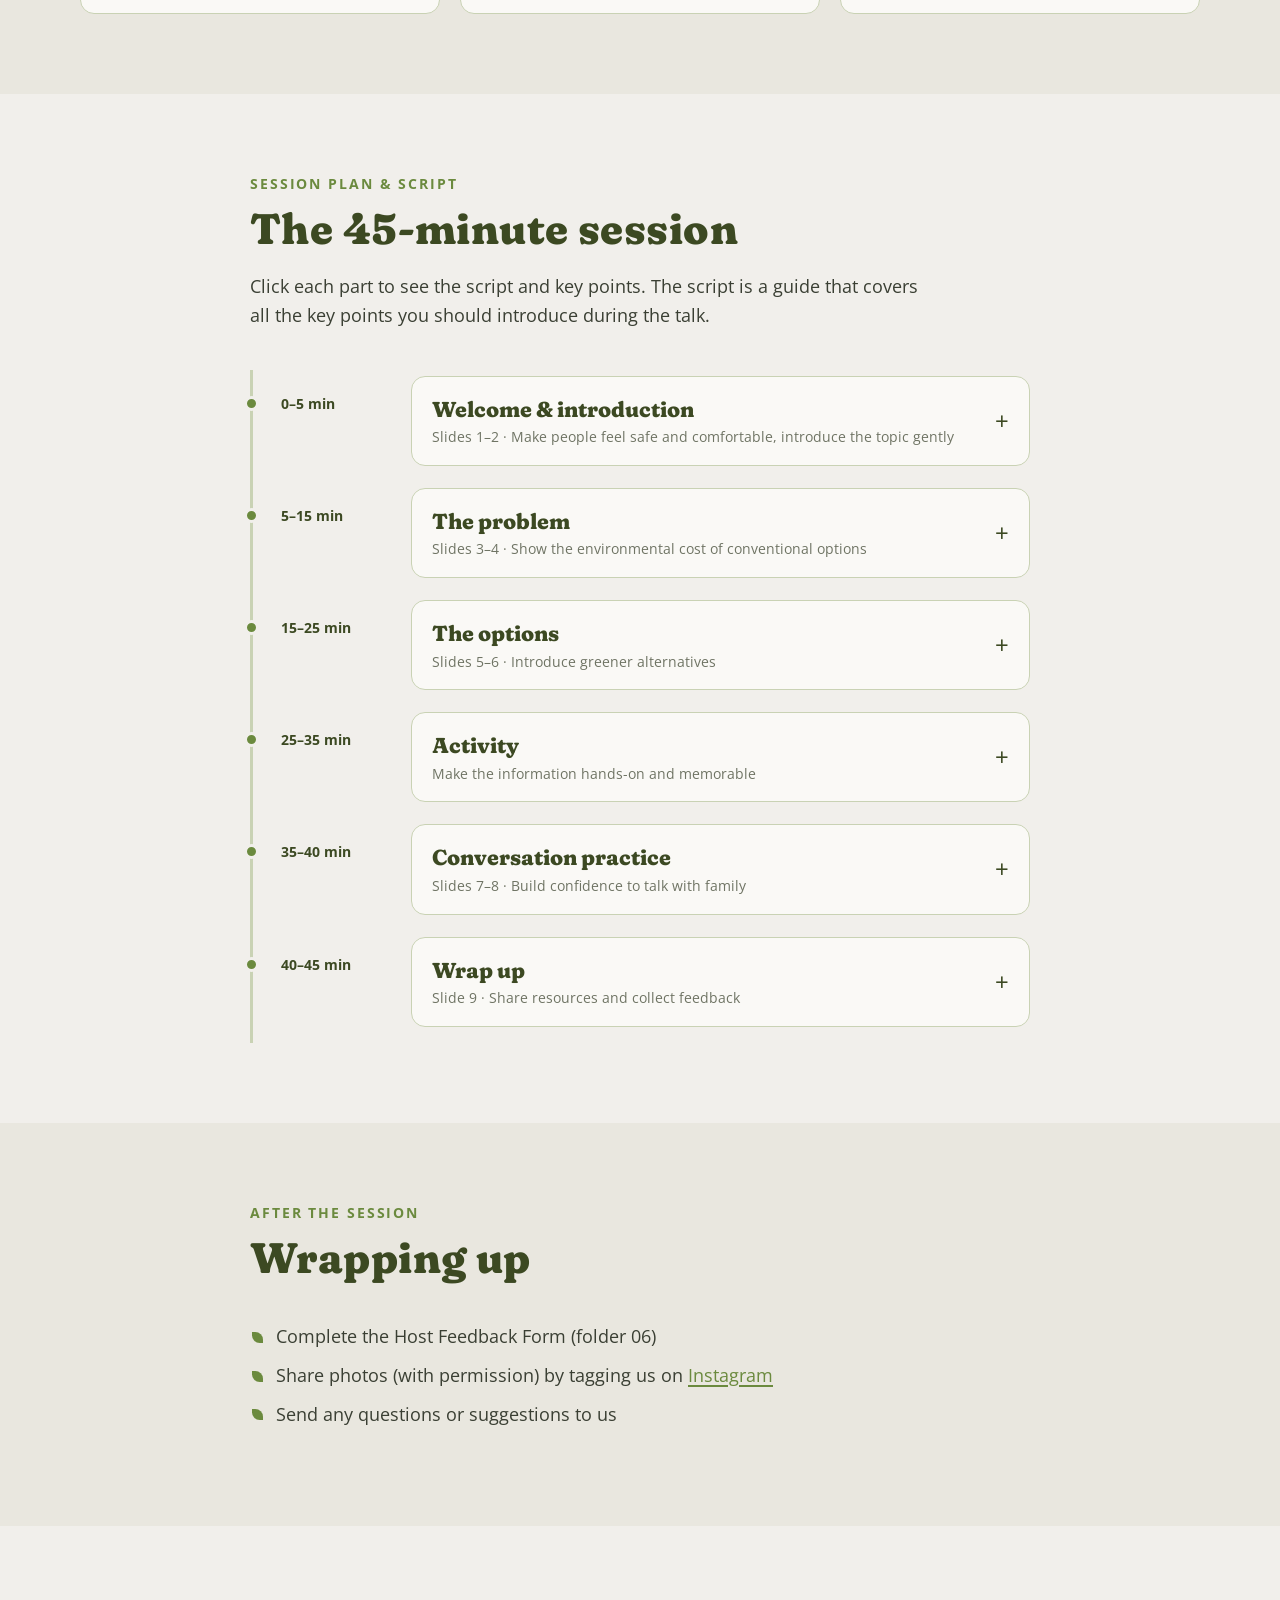
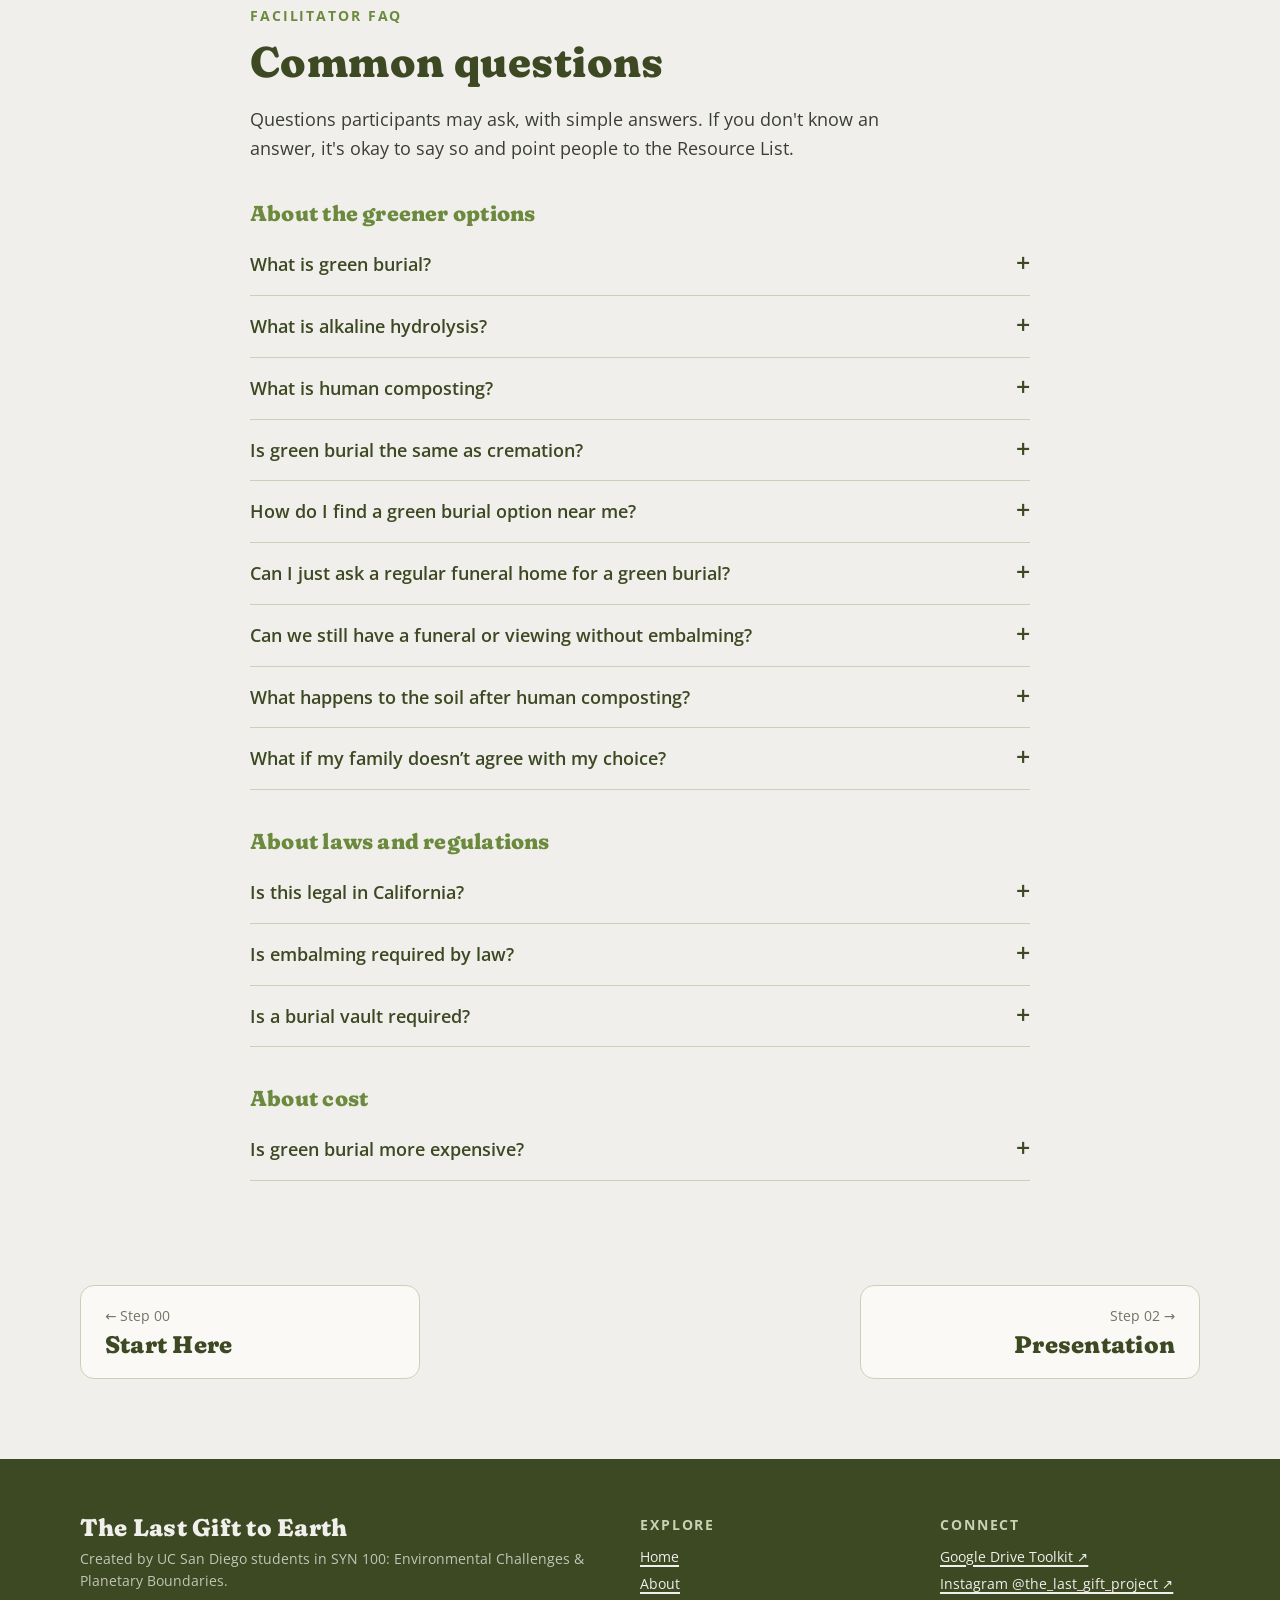
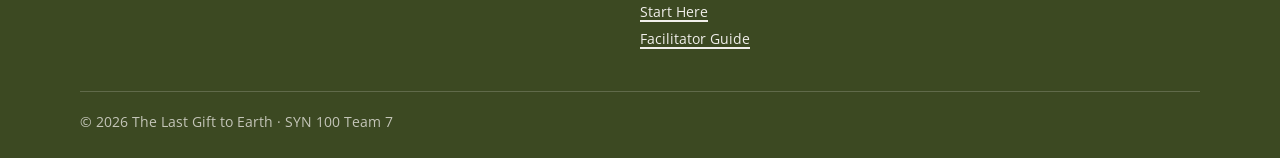
<file: facilitator-guide.html>
<!DOCTYPE html>
<html lang="en">
<head>
  <meta charset="UTF-8">
  <meta name="viewport" content="width=device-width, initial-scale=1.0">
  <title>Step 01: Facilitator Guide · The Last Gift to Earth</title>
  <meta name="description" content="How to run a 45-minute session of The Last Gift to Earth: preparation, session plan, script, and FAQ.">
  <link rel="icon" href="data:image/svg+xml,<svg xmlns=%22http://www.w3.org/2000/svg%22 viewBox=%220 0 100 100%22><text y=%22.9em%22 font-size=%2290%22>🌿</text></svg>">
  <link rel="preconnect" href="https://fonts.googleapis.com">
  <link rel="preconnect" href="https://fonts.gstatic.com" crossorigin>
  <link href="https://fonts.googleapis.com/css2?family=Fraunces:opsz,wght,SOFT,WONK@9..144,300..900,0..100,0..1&family=Open+Sans:wght@400;500;600;700&display=swap" rel="stylesheet">
  <link rel="stylesheet" href="style.css">
  <script src="script.js" defer></script>
</head>
<body>
<a class="skip-link" href="#main">Skip to content</a>
<header class="site-header">
  <div class="container header-inner">
    <a class="brand" href="index.html">The Last Gift <span>to Earth</span></a>
    <button class="nav-toggle" aria-expanded="false" aria-controls="site-nav">
      <span class="sr-only">Menu</span><span class="bar"></span><span class="bar"></span><span class="bar"></span>
    </button>
    <nav id="site-nav" class="site-nav" aria-label="Main">
      <ul>
        <li><a href="index.html">Home</a></li>
        <li><a href="about.html">About</a></li>
        <li class="has-dropdown is-active">
          <button class="dropdown-toggle" aria-expanded="false">Toolkit Steps <span aria-hidden="true">▾</span></button>
          <ul class="dropdown">
            <li><a href="start-here.html"><span class="num">00</span> Start Here</a></li>
            <li><a href="facilitator-guide.html" aria-current="page"><span class="num">01</span> Facilitator Guide</a></li>
            <li><a href="presentation.html"><span class="num">02</span> Presentation</a></li>
            <li><a href="activity.html"><span class="num">03</span> Activity</a></li>
            <li><a href="handouts.html"><span class="num">04</span> Handouts</a></li>
            <li><a href="promotion-kit.html"><span class="num">05</span> Promotion Kit</a></li>
            <li><a href="evaluation.html"><span class="num">06</span> Evaluation</a></li>
            <li><a href="sources-credits.html"><span class="num">07</span> Sources & Credits</a></li>
          </ul>
        </li>
        <li><a class="btn btn-primary btn-sm" href="https://drive.google.com/drive/folders/17anD-PNkpwHYb8sk7NjaiAcMlj1EhDrj" target="_blank" rel="noopener">Google Drive ↗</a></li>
      </ul>
    </nav>
  </div>
</header>
<main id="main">
<section class="page-hero">
  <div class="container">
    <ol class="stepper" aria-label="Toolkit steps">
      <li><a href="start-here.html" class=" ready" title="Start Here">00</a></li>
      <li><a href="facilitator-guide.html" class="current ready" title="Facilitator Guide" aria-current="step">01</a></li>
      <li><a href="presentation.html" class=" updating" title="Presentation">02</a></li>
      <li><a href="activity.html" class=" soon" title="Activity">03</a></li>
      <li><a href="handouts.html" class=" soon" title="Handouts">04</a></li>
      <li><a href="promotion-kit.html" class=" soon" title="Promotion Kit">05</a></li>
      <li><a href="evaluation.html" class=" soon" title="Evaluation">06</a></li>
      <li><a href="sources-credits.html" class=" soon" title="Sources & Credits">07</a></li>
    </ol>
    <p class="eyebrow">Step 01 <span class="tag">Ready</span></p>
    <h1>Facilitator Guide</h1>
    <p class="lead">Session plan, script, and FAQ.</p>
    <p><a class="btn btn-secondary btn-sm" href="https://drive.google.com/drive/folders/1vDlqPsrn0Uz-j_kYFj7CmvDQx7XFbor7" target="_blank" rel="noopener">Open folder 01 in Drive ↗</a></p>
  </div>
</section>

  <section class="section">
    <div class="container narrow">
      <div class="intro-card reveal">
        <p>This guide walks you through everything you need to run a 45-minute session of The Last Gift to Earth. You don't need to be an expert on death care. Your role is to share information, guide the activity, and create a safe space for conversation. You can make your edits and get started!</p>
      </div>
      <ul class="doc-list mt-md reveal">
        <li><a href="https://docs.google.com/document/d/13nqjeVbQ3dU0T2N9Cv8VKrMEHonXTAcqS5vV0B9Vi1Q/edit" target="_blank" rel="noopener">Facilitator Guide (Google Doc) ↗</a></li>
        <li><a href="https://docs.google.com/document/d/1r-gEXvyoJsmXJe1O8l8OURx29xIPrzb7uokgJ5C3tsg/edit" target="_blank" rel="noopener">Facilitator FAQ (Google Doc) ↗</a></li>
        <li><span class="muted">Talking About Death Gently</span> <span class="tag pink">Coming soon</span></li>
      </ul>
    </div>
  </section>

  <section class="section tint">
    <div class="container">
      <div class="section-head reveal">
        <p class="eyebrow">Before the session</p>
        <h2>Preparation timeline</h2>
      </div>
      <div class="cards cards-3">
        <div class="card reveal">
          <span class="num">1–2</span><h3>Weeks before</h3>
          <ul class="leaf-list">
            <li>Book a room with a projector and enough seating</li>
            <li>Choose your activity: diorama, comparison poster, or quiz</li>
            <li>Promote the event using the Promotion Kit (folder 05)</li>
            <li>Read Talking About Death Gently and the Facilitator FAQ</li>
          </ul>
        </div>
        <div class="card reveal">
          <span class="num">2–3</span><h3>Days before</h3>
          <ul class="leaf-list">
            <li>Print the handouts (folder 04), one set per participant</li>
            <li>Prepare the activity materials (folder 03)</li>
            <li>Print or display the survey QR codes (folder 06)</li>
            <li>Practice the slides once with the speaker notes</li>
          </ul>
        </div>
        <div class="card reveal">
          <span class="num">Day</span><h3>Of the session</h3>
          <ul class="leaf-list">
            <li>Arrive 15 minutes early</li>
            <li>Test the projector and slides</li>
            <li>Set out handouts and activity materials</li>
            <li>Display the pre-survey QR code as people arrive</li>
          </ul>
        </div>
      </div>
    </div>
  </section>

  <section class="section">
    <div class="container narrow">
      <div class="section-head reveal">
        <p class="eyebrow">Session plan &amp; script</p>
        <h2>The 45-minute session</h2>
        <p>Click each part to see the script and key points. The script is a guide that covers all the key points you should introduce during the talk.</p>
      </div>
      <ol class="timeline">
        <li class="reveal">
          <span class="time">0–5 min</span>
          <details>
            <summary><span class="t-title">Welcome &amp; introduction</span><span class="t-meta">Slides 1–2 · Make people feel safe and comfortable, introduce the topic gently</span></summary>
            <blockquote>"Welcome, and thank you for being here! Today we're talking about something most of us avoid: what happens to our bodies after we die? This isn't about anyone dying soon. It's about knowing your options and how those choices affect the planet."</blockquote>
          </details>
        </li>
        <li class="reveal">
          <span class="time">5–15 min</span>
          <details>
            <summary><span class="t-title">The problem</span><span class="t-meta">Slides 3–4 · Show the environmental cost of conventional options</span></summary>
            <p class="small"><strong>Key points to cover</strong></p>
            <ul class="leaf-list">
              <li>Conventional burial puts embalming chemicals, concrete, and metal into the ground every year.</li>
              <li>Cremation uses a lot of fuel and releases emissions, including mercury.</li>
              <li>Embalming and burial vaults are usually not required by law. They became common practice over time.</li>
              <li>Families often decide within a few days, so they choose the default.</li>
            </ul>
          </details>
        </li>
        <li class="reveal">
          <span class="time">15–25 min</span>
          <details>
            <summary><span class="t-title">The options</span><span class="t-meta">Slides 5–6 · Introduce greener alternatives</span></summary>
            <blockquote>"Worth noticing: most people go through a funeral home, and many funeral homes can offer greener options. But they often only do it when families ask. So one of the most powerful things you can do is simply ask."</blockquote>
            <p class="small"><strong>The greenest option</strong></p>
            <ul class="leaf-list">
              <li>No embalming fluid</li>
              <li>A biodegradable casket or shroud (for example, wood, bamboo, or paper)</li>
              <li>No concrete vault, so the body returns naturally to the earth</li>
              <li>Families can make it personal by helping carry the casket, filling the grave, or placing handwritten notes</li>
            </ul>
            <p class="small"><strong>Greener alternatives</strong></p>
            <ul class="leaf-list">
              <li><strong>Human composting</strong> (natural organic reduction): the body becomes soil over several weeks; legal in California starting January 1, 2027</li>
              <li><strong>Water cremation</strong> (alkaline hydrolysis): uses water and an alkaline solution instead of flame</li>
              <li><strong>Greener cremation:</strong> some crematories use filters and scrubbers to reduce emissions, and some in Europe capture the heat for energy</li>
              <li><strong>Biodegradable urns:</strong> made from materials like paper, bamboo, or salt</li>
            </ul>
          </details>
        </li>
        <li class="reveal">
          <span class="time">25–35 min</span>
          <details>
            <summary><span class="t-title">Activity</span><span class="t-meta">Make the information hands-on and memorable</span></summary>
            <p class="pending">Activity instructions coming soon. See <a href="activity.html">Step 03: Activity</a>.</p>
          </details>
        </li>
        <li class="reveal">
          <span class="time">35–40 min</span>
          <details>
            <summary><span class="t-title">Conversation practice</span><span class="t-meta">Slides 7–8 · Build confidence to talk with family</span></summary>
            <p>Hand out the Family Conversation Guide. In pairs, participants practice one opening line, for example:</p>
            <blockquote>"I learned something interesting today about green burial. Have you ever thought about what you'd want?"</blockquote>
          </details>
        </li>
        <li class="reveal">
          <span class="time">40–45 min</span>
          <details>
            <summary><span class="t-title">Wrap up</span><span class="t-meta">Slide 9 · Share resources and collect feedback</span></summary>
            <blockquote>"Your choices matter, because when more people ask funeral homes for greener options, more funeral homes start offering them."</blockquote>
            <p class="small"><strong>Key points to cover</strong></p>
            <ul class="leaf-list">
              <li>Display the post-survey QR code</li>
              <li>Share the Instagram handle: <a href="https://www.instagram.com/syn_100_team_7/" target="_blank" rel="noopener">@syn_100_team_7</a></li>
              <li>Thank everyone for coming</li>
            </ul>
          </details>
        </li>
      </ol>
    </div>
  </section>

  <section class="section tint">
    <div class="container narrow">
      <div class="section-head reveal">
        <p class="eyebrow">After the session</p>
        <h2>Wrapping up</h2>
      </div>
      <ul class="leaf-list reveal">
        <li>Complete the Host Feedback Form (folder 06)</li>
        <li>Share photos (with permission) by tagging us on <a href="https://www.instagram.com/syn_100_team_7/" target="_blank" rel="noopener">Instagram</a></li>
        <li>Send any questions or suggestions to us</li>
      </ul>
    </div>
  </section>

  <section class="section" id="faq">
    <div class="container narrow">
      <div class="section-head reveal">
        <p class="eyebrow">Facilitator FAQ</p>
        <h2>Common questions</h2>
        <p>Questions participants may ask, with simple answers. If you don't know an answer, it's okay to say so and point people to the Resource List.</p>
      </div>
      <h3 class="faq-group">About the greener options</h3>
        <details class="faq">
          <summary>What is green burial?</summary>
          <p>A burial without embalming chemicals, concrete vaults, or metal caskets. The body is placed in a biodegradable casket or shroud so it can return naturally to the earth.</p>
        </details>
        <details class="faq">
          <summary>What is alkaline hydrolysis?</summary>
          <p class="pending">Answer coming soon.</p>
        </details>
        <details class="faq">
          <summary>What is human composting?</summary>
          <p class="pending">Answer coming soon.</p>
        </details>
        <details class="faq">
          <summary>Is green burial the same as cremation?</summary>
          <p class="pending">Answer coming soon.</p>
        </details>
        <details class="faq">
          <summary>How do I find a green burial option near me?</summary>
          <p class="pending">Answer coming soon.</p>
        </details>
        <details class="faq">
          <summary>Can I just ask a regular funeral home for a green burial?</summary>
          <p class="pending">Answer coming soon.</p>
        </details>
        <details class="faq">
          <summary>Can we still have a funeral or viewing without embalming?</summary>
          <p class="pending">Answer coming soon.</p>
        </details>
        <details class="faq">
          <summary>What happens to the soil after human composting?</summary>
          <p class="pending">Answer coming soon.</p>
        </details>
        <details class="faq">
          <summary>What if my family doesn’t agree with my choice?</summary>
          <p class="pending">Answer coming soon.</p>
        </details>
      <h3 class="faq-group">About laws and regulations</h3>
        <details class="faq">
          <summary>Is this legal in California?</summary>
          <p class="pending">Answer coming soon.</p>
        </details>
        <details class="faq">
          <summary>Is embalming required by law?</summary>
          <p class="pending">Answer coming soon.</p>
        </details>
        <details class="faq">
          <summary>Is a burial vault required?</summary>
          <p class="pending">Answer coming soon.</p>
        </details>
      <h3 class="faq-group">About cost</h3>
        <details class="faq">
          <summary>Is green burial more expensive?</summary>
          <p class="pending">Answer coming soon.</p>
        </details>
    </div>
  </section>
<nav class="container pager" aria-label="Step navigation">
  <a class="pager-link prev" href="start-here.html"><span class="small">← Step 00</span><span class="pager-title">Start Here</span></a>
  <a class="pager-link next" href="presentation.html"><span class="small">Step 02 →</span><span class="pager-title">Presentation</span></a>
</nav>
</main>
<footer class="site-footer">
  <div class="container footer-inner">
    <div>
      <p class="footer-brand">The Last Gift to Earth</p>
      <p class="small">Created by UC San Diego students in SYN 100: Environmental Challenges &amp; Planetary Boundaries.</p>
    </div>
    <div>
      <p class="footer-label">Explore</p>
      <ul>
        <li><a href="index.html">Home</a></li>
        <li><a href="about.html">About</a></li>
        <li><a href="start-here.html">Start Here</a></li>
        <li><a href="facilitator-guide.html">Facilitator Guide</a></li>
      </ul>
    </div>
    <div>
      <p class="footer-label">Connect</p>
      <ul>
        <li><a href="https://drive.google.com/drive/folders/17anD-PNkpwHYb8sk7NjaiAcMlj1EhDrj" target="_blank" rel="noopener">Google Drive Toolkit ↗</a></li>
        <li><a href="https://www.instagram.com/the_last_gift_project/" target="_blank" rel="noopener">Instagram @the_last_gift_project ↗</a></li>
      </ul>
    </div>
  </div>
  <div class="container footer-bottom small">© <span data-year></span> The Last Gift to Earth · SYN 100 Team 7</div>
</footer>
</body>
</html>
</file>
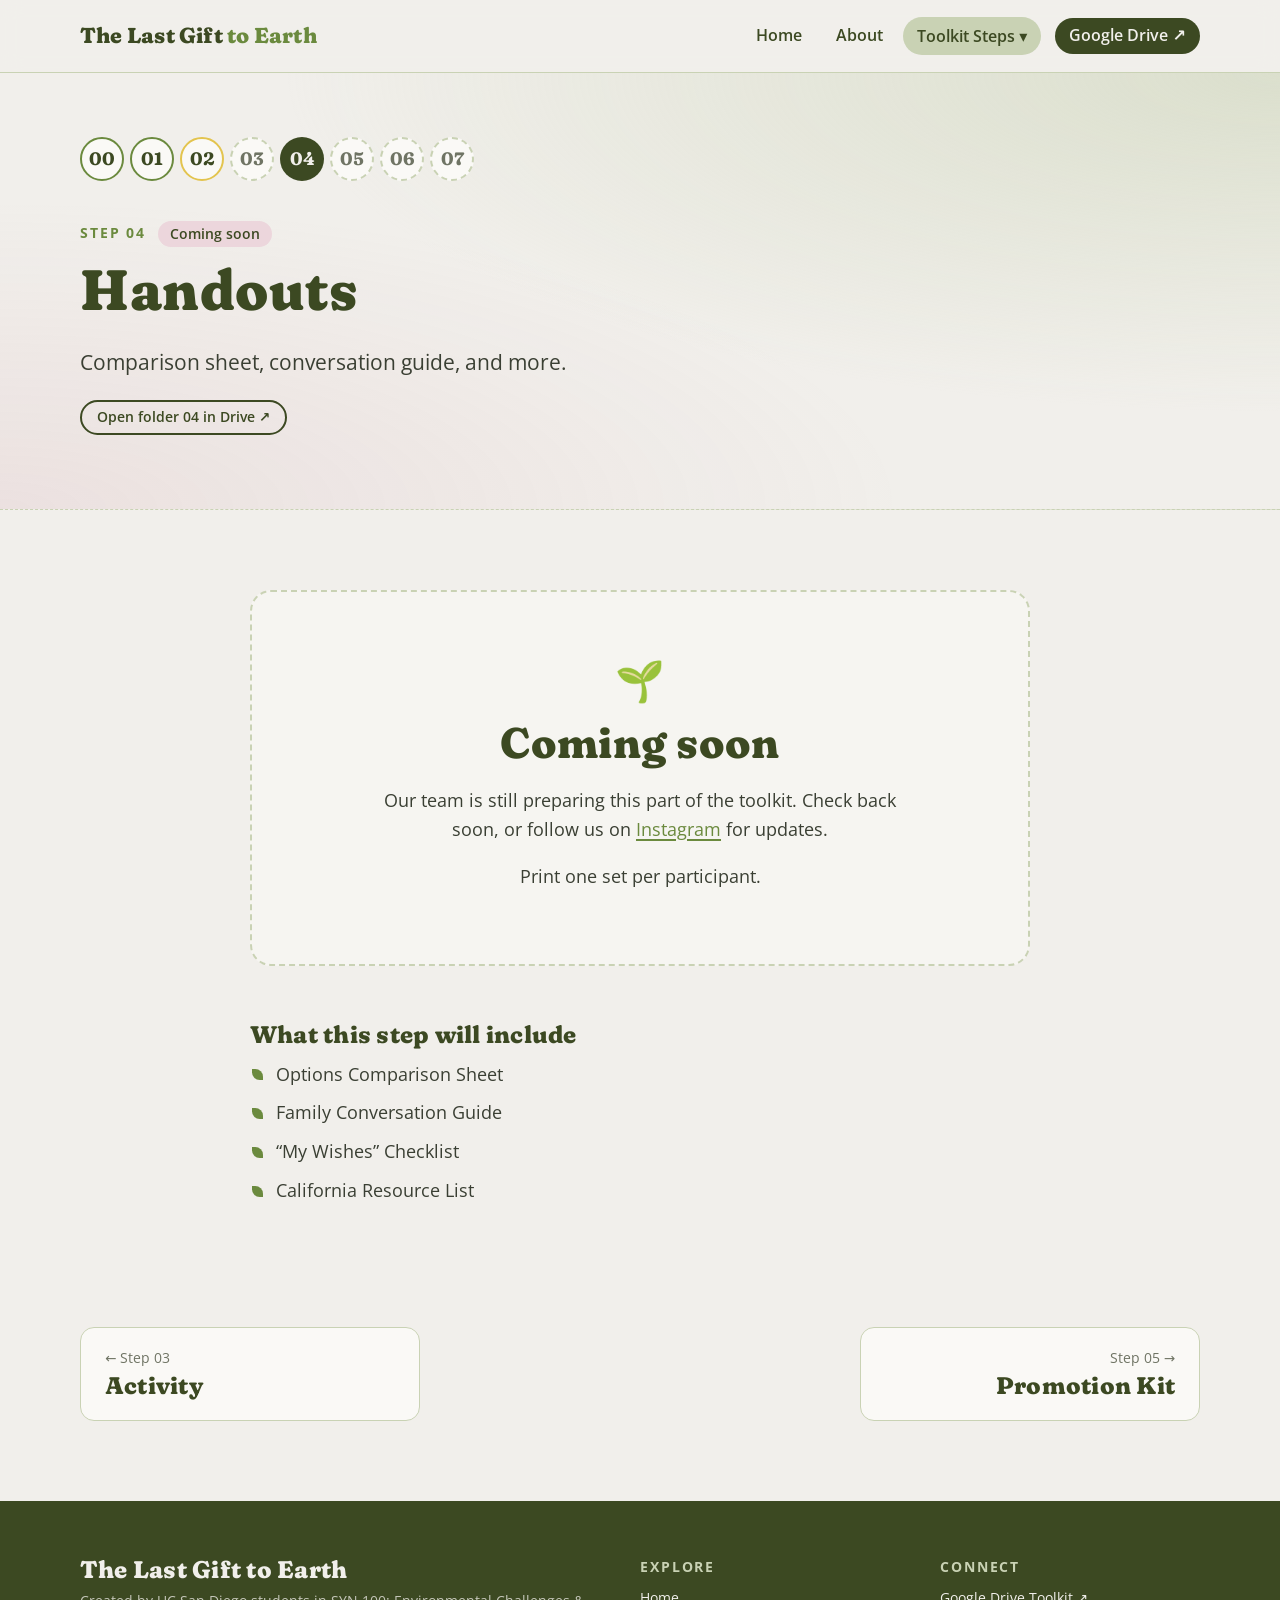
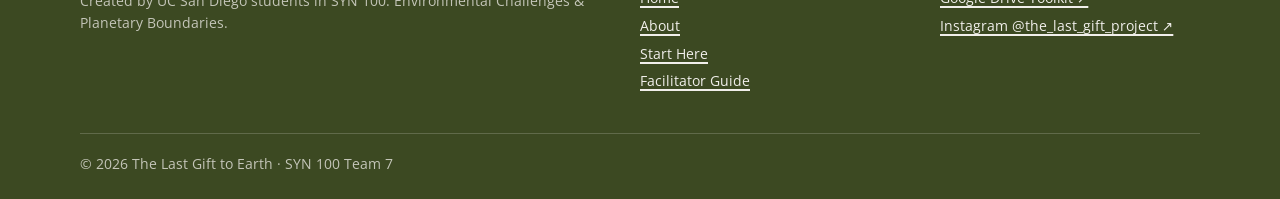
<file: handouts.html>
<!DOCTYPE html>
<html lang="en">
<head>
  <meta charset="UTF-8">
  <meta name="viewport" content="width=device-width, initial-scale=1.0">
  <title>Step 04: Handouts · The Last Gift to Earth</title>
  <meta name="description" content="Printable handouts for session participants.">
  <link rel="icon" href="data:image/svg+xml,<svg xmlns=%22http://www.w3.org/2000/svg%22 viewBox=%220 0 100 100%22><text y=%22.9em%22 font-size=%2290%22>🌿</text></svg>">
  <link rel="preconnect" href="https://fonts.googleapis.com">
  <link rel="preconnect" href="https://fonts.gstatic.com" crossorigin>
  <link href="https://fonts.googleapis.com/css2?family=Fraunces:opsz,wght,SOFT,WONK@9..144,300..900,0..100,0..1&family=Open+Sans:wght@400;500;600;700&display=swap" rel="stylesheet">
  <link rel="stylesheet" href="style.css">
  <script src="script.js" defer></script>
</head>
<body>
<a class="skip-link" href="#main">Skip to content</a>
<header class="site-header">
  <div class="container header-inner">
    <a class="brand" href="index.html">The Last Gift <span>to Earth</span></a>
    <button class="nav-toggle" aria-expanded="false" aria-controls="site-nav">
      <span class="sr-only">Menu</span><span class="bar"></span><span class="bar"></span><span class="bar"></span>
    </button>
    <nav id="site-nav" class="site-nav" aria-label="Main">
      <ul>
        <li><a href="index.html">Home</a></li>
        <li><a href="about.html">About</a></li>
        <li class="has-dropdown is-active">
          <button class="dropdown-toggle" aria-expanded="false">Toolkit Steps <span aria-hidden="true">▾</span></button>
          <ul class="dropdown">
            <li><a href="start-here.html"><span class="num">00</span> Start Here</a></li>
            <li><a href="facilitator-guide.html"><span class="num">01</span> Facilitator Guide</a></li>
            <li><a href="presentation.html"><span class="num">02</span> Presentation</a></li>
            <li><a href="activity.html"><span class="num">03</span> Activity</a></li>
            <li><a href="handouts.html" aria-current="page"><span class="num">04</span> Handouts</a></li>
            <li><a href="promotion-kit.html"><span class="num">05</span> Promotion Kit</a></li>
            <li><a href="evaluation.html"><span class="num">06</span> Evaluation</a></li>
            <li><a href="sources-credits.html"><span class="num">07</span> Sources & Credits</a></li>
          </ul>
        </li>
        <li><a class="btn btn-primary btn-sm" href="https://drive.google.com/drive/folders/17anD-PNkpwHYb8sk7NjaiAcMlj1EhDrj" target="_blank" rel="noopener">Google Drive ↗</a></li>
      </ul>
    </nav>
  </div>
</header>
<main id="main">
<section class="page-hero">
  <div class="container">
    <ol class="stepper" aria-label="Toolkit steps">
      <li><a href="start-here.html" class=" ready" title="Start Here">00</a></li>
      <li><a href="facilitator-guide.html" class=" ready" title="Facilitator Guide">01</a></li>
      <li><a href="presentation.html" class=" updating" title="Presentation">02</a></li>
      <li><a href="activity.html" class=" soon" title="Activity">03</a></li>
      <li><a href="handouts.html" class="current soon" title="Handouts" aria-current="step">04</a></li>
      <li><a href="promotion-kit.html" class=" soon" title="Promotion Kit">05</a></li>
      <li><a href="evaluation.html" class=" soon" title="Evaluation">06</a></li>
      <li><a href="sources-credits.html" class=" soon" title="Sources & Credits">07</a></li>
    </ol>
    <p class="eyebrow">Step 04 <span class="tag pink">Coming soon</span></p>
    <h1>Handouts</h1>
    <p class="lead">Comparison sheet, conversation guide, and more.</p>
    <p><a class="btn btn-secondary btn-sm" href="https://drive.google.com/drive/folders/1ORVhfDlNdVN06OUUTrRjcqaerRt4roWP" target="_blank" rel="noopener">Open folder 04 in Drive ↗</a></p>
  </div>
</section>
  <section class="section">
    <div class="container narrow">
      <div class="placeholder reveal">
        <p class="placeholder-icon" aria-hidden="true">🌱</p>
        <h2>Coming soon</h2>
        <p>Our team is still preparing this part of the toolkit. Check back soon, or follow us on <a href="https://www.instagram.com/syn_100_team_7/" target="_blank" rel="noopener">Instagram</a> for updates.</p>
        <p>Print one set per participant.</p>
      </div>
      <h3 class="mt-lg">What this step will include</h3>
      <ul class="leaf-list">
        <li>Options Comparison Sheet</li>
        <li>Family Conversation Guide</li>
        <li>“My Wishes” Checklist</li>
        <li>California Resource List</li>
      </ul>
    </div>
  </section>
<nav class="container pager" aria-label="Step navigation">
  <a class="pager-link prev" href="activity.html"><span class="small">← Step 03</span><span class="pager-title">Activity</span></a>
  <a class="pager-link next" href="promotion-kit.html"><span class="small">Step 05 →</span><span class="pager-title">Promotion Kit</span></a>
</nav>
</main>
<footer class="site-footer">
  <div class="container footer-inner">
    <div>
      <p class="footer-brand">The Last Gift to Earth</p>
      <p class="small">Created by UC San Diego students in SYN 100: Environmental Challenges &amp; Planetary Boundaries.</p>
    </div>
    <div>
      <p class="footer-label">Explore</p>
      <ul>
        <li><a href="index.html">Home</a></li>
        <li><a href="about.html">About</a></li>
        <li><a href="start-here.html">Start Here</a></li>
        <li><a href="facilitator-guide.html">Facilitator Guide</a></li>
      </ul>
    </div>
    <div>
      <p class="footer-label">Connect</p>
      <ul>
        <li><a href="https://drive.google.com/drive/folders/17anD-PNkpwHYb8sk7NjaiAcMlj1EhDrj" target="_blank" rel="noopener">Google Drive Toolkit ↗</a></li>
        <li><a href="https://www.instagram.com/the_last_gift_project/" target="_blank" rel="noopener">Instagram @the_last_gift_project ↗</a></li>
      </ul>
    </div>
  </div>
  <div class="container footer-bottom small">© <span data-year></span> The Last Gift to Earth · SYN 100 Team 7</div>
</footer>
</body>
</html>
</file>
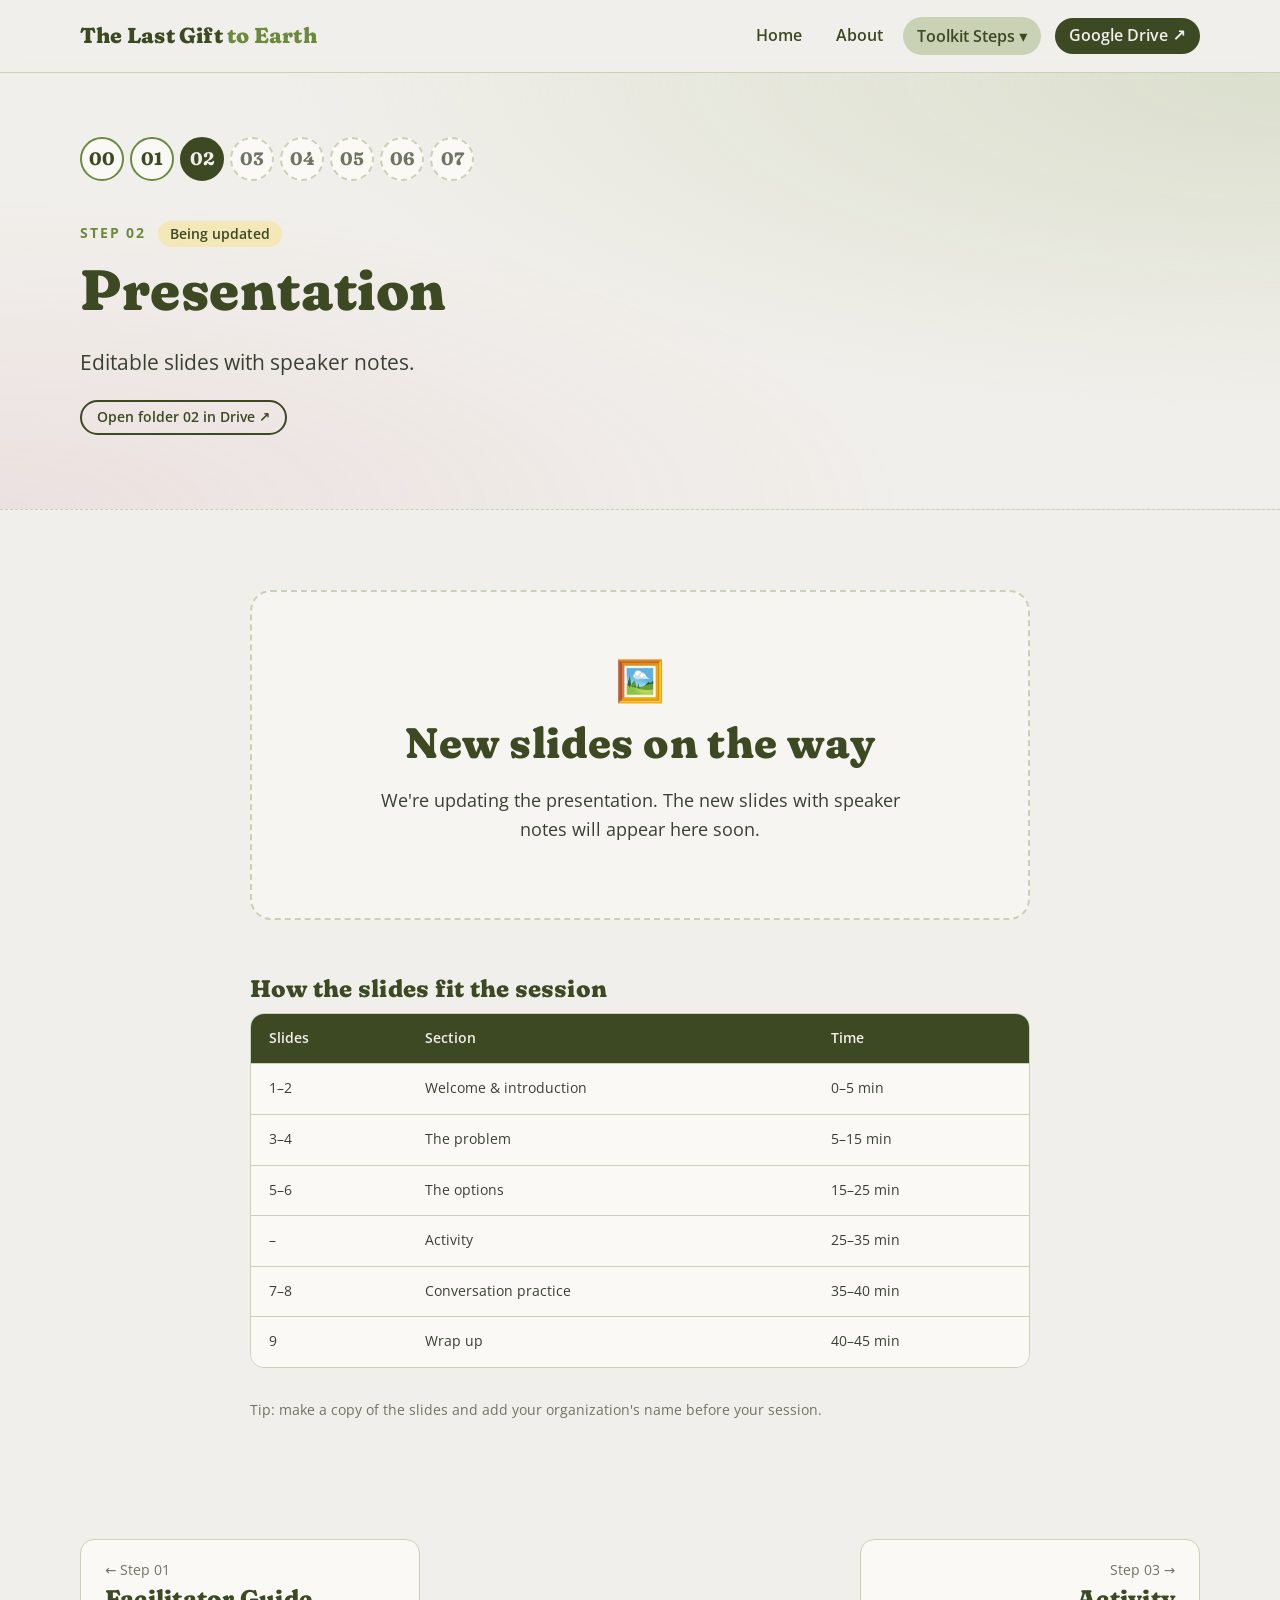
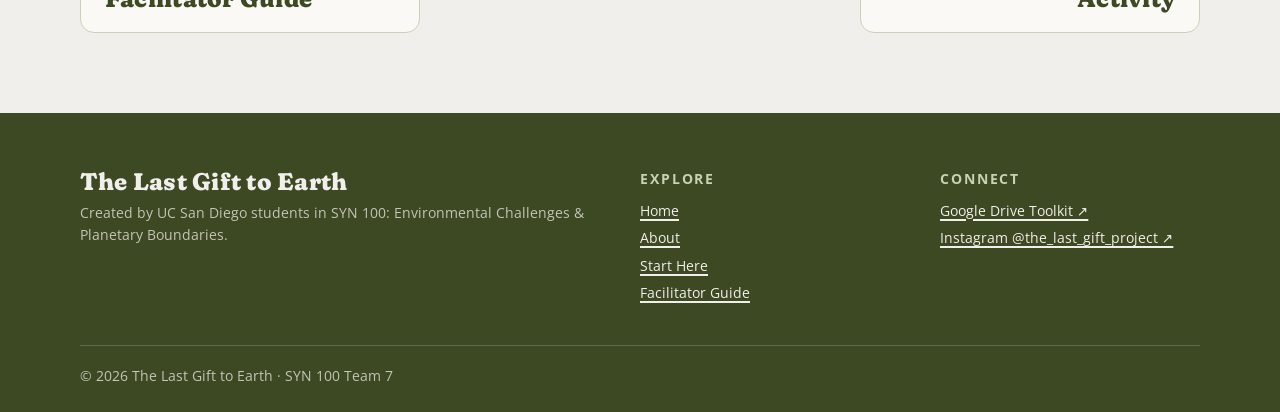
<file: presentation.html>
<!DOCTYPE html>
<html lang="en">
<head>
  <meta charset="UTF-8">
  <meta name="viewport" content="width=device-width, initial-scale=1.0">
  <title>Step 02: Presentation · The Last Gift to Earth</title>
  <meta name="description" content="Editable presentation slides with speaker notes for The Last Gift to Earth session.">
  <link rel="icon" href="data:image/svg+xml,<svg xmlns=%22http://www.w3.org/2000/svg%22 viewBox=%220 0 100 100%22><text y=%22.9em%22 font-size=%2290%22>🌿</text></svg>">
  <link rel="preconnect" href="https://fonts.googleapis.com">
  <link rel="preconnect" href="https://fonts.gstatic.com" crossorigin>
  <link href="https://fonts.googleapis.com/css2?family=Fraunces:opsz,wght,SOFT,WONK@9..144,300..900,0..100,0..1&family=Open+Sans:wght@400;500;600;700&display=swap" rel="stylesheet">
  <link rel="stylesheet" href="style.css">
  <script src="script.js" defer></script>
</head>
<body>
<a class="skip-link" href="#main">Skip to content</a>
<header class="site-header">
  <div class="container header-inner">
    <a class="brand" href="index.html">The Last Gift <span>to Earth</span></a>
    <button class="nav-toggle" aria-expanded="false" aria-controls="site-nav">
      <span class="sr-only">Menu</span><span class="bar"></span><span class="bar"></span><span class="bar"></span>
    </button>
    <nav id="site-nav" class="site-nav" aria-label="Main">
      <ul>
        <li><a href="index.html">Home</a></li>
        <li><a href="about.html">About</a></li>
        <li class="has-dropdown is-active">
          <button class="dropdown-toggle" aria-expanded="false">Toolkit Steps <span aria-hidden="true">▾</span></button>
          <ul class="dropdown">
            <li><a href="start-here.html"><span class="num">00</span> Start Here</a></li>
            <li><a href="facilitator-guide.html"><span class="num">01</span> Facilitator Guide</a></li>
            <li><a href="presentation.html" aria-current="page"><span class="num">02</span> Presentation</a></li>
            <li><a href="activity.html"><span class="num">03</span> Activity</a></li>
            <li><a href="handouts.html"><span class="num">04</span> Handouts</a></li>
            <li><a href="promotion-kit.html"><span class="num">05</span> Promotion Kit</a></li>
            <li><a href="evaluation.html"><span class="num">06</span> Evaluation</a></li>
            <li><a href="sources-credits.html"><span class="num">07</span> Sources & Credits</a></li>
          </ul>
        </li>
        <li><a class="btn btn-primary btn-sm" href="https://drive.google.com/drive/folders/17anD-PNkpwHYb8sk7NjaiAcMlj1EhDrj" target="_blank" rel="noopener">Google Drive ↗</a></li>
      </ul>
    </nav>
  </div>
</header>
<main id="main">
<section class="page-hero">
  <div class="container">
    <ol class="stepper" aria-label="Toolkit steps">
      <li><a href="start-here.html" class=" ready" title="Start Here">00</a></li>
      <li><a href="facilitator-guide.html" class=" ready" title="Facilitator Guide">01</a></li>
      <li><a href="presentation.html" class="current updating" title="Presentation" aria-current="step">02</a></li>
      <li><a href="activity.html" class=" soon" title="Activity">03</a></li>
      <li><a href="handouts.html" class=" soon" title="Handouts">04</a></li>
      <li><a href="promotion-kit.html" class=" soon" title="Promotion Kit">05</a></li>
      <li><a href="evaluation.html" class=" soon" title="Evaluation">06</a></li>
      <li><a href="sources-credits.html" class=" soon" title="Sources & Credits">07</a></li>
    </ol>
    <p class="eyebrow">Step 02 <span class="tag yellow">Being updated</span></p>
    <h1>Presentation</h1>
    <p class="lead">Editable slides with speaker notes.</p>
    <p><a class="btn btn-secondary btn-sm" href="https://drive.google.com/drive/folders/1D8tMIm7FQN_g3fzvZFzefIiMJl0ajlTl" target="_blank" rel="noopener">Open folder 02 in Drive ↗</a></p>
  </div>
</section>

  <section class="section">
    <div class="container narrow">
      <div class="placeholder reveal">
        <p class="placeholder-icon" aria-hidden="true">🖼️</p>
        <h2>New slides on the way</h2>
        <p>We're updating the presentation. The new slides with speaker notes will appear here soon.</p>
        <!-- TODO: when the new slides are ready, replace this placeholder with an embed:
             <div class="embed"><iframe src="https://docs.google.com/presentation/d/SLIDE_ID/embed?start=false&loop=false" allowfullscreen loading="lazy" title="Presentation slides"></iframe></div>
        -->
      </div>
      <h3 class="mt-lg reveal">How the slides fit the session</h3>
      <div class="table-wrap reveal">
        <table>
          <thead><tr><th>Slides</th><th>Section</th><th>Time</th></tr></thead>
          <tbody>
            <tr><td>1–2</td><td>Welcome &amp; introduction</td><td>0–5 min</td></tr>
            <tr><td>3–4</td><td>The problem</td><td>5–15 min</td></tr>
            <tr><td>5–6</td><td>The options</td><td>15–25 min</td></tr>
            <tr><td>–</td><td>Activity</td><td>25–35 min</td></tr>
            <tr><td>7–8</td><td>Conversation practice</td><td>35–40 min</td></tr>
            <tr><td>9</td><td>Wrap up</td><td>40–45 min</td></tr>
          </tbody>
        </table>
      </div>
      <p class="small mt-md reveal">Tip: make a copy of the slides and add your organization's name before your session.</p>
    </div>
  </section>
<nav class="container pager" aria-label="Step navigation">
  <a class="pager-link prev" href="facilitator-guide.html"><span class="small">← Step 01</span><span class="pager-title">Facilitator Guide</span></a>
  <a class="pager-link next" href="activity.html"><span class="small">Step 03 →</span><span class="pager-title">Activity</span></a>
</nav>
</main>
<footer class="site-footer">
  <div class="container footer-inner">
    <div>
      <p class="footer-brand">The Last Gift to Earth</p>
      <p class="small">Created by UC San Diego students in SYN 100: Environmental Challenges &amp; Planetary Boundaries.</p>
    </div>
    <div>
      <p class="footer-label">Explore</p>
      <ul>
        <li><a href="index.html">Home</a></li>
        <li><a href="about.html">About</a></li>
        <li><a href="start-here.html">Start Here</a></li>
        <li><a href="facilitator-guide.html">Facilitator Guide</a></li>
      </ul>
    </div>
    <div>
      <p class="footer-label">Connect</p>
      <ul>
        <li><a href="https://drive.google.com/drive/folders/17anD-PNkpwHYb8sk7NjaiAcMlj1EhDrj" target="_blank" rel="noopener">Google Drive Toolkit ↗</a></li>
        <li><a href="https://www.instagram.com/the_last_gift_project/" target="_blank" rel="noopener">Instagram @the_last_gift_project ↗</a></li>
      </ul>
    </div>
  </div>
  <div class="container footer-bottom small">© <span data-year></span> The Last Gift to Earth · SYN 100 Team 7</div>
</footer>
</body>
</html>
</file>
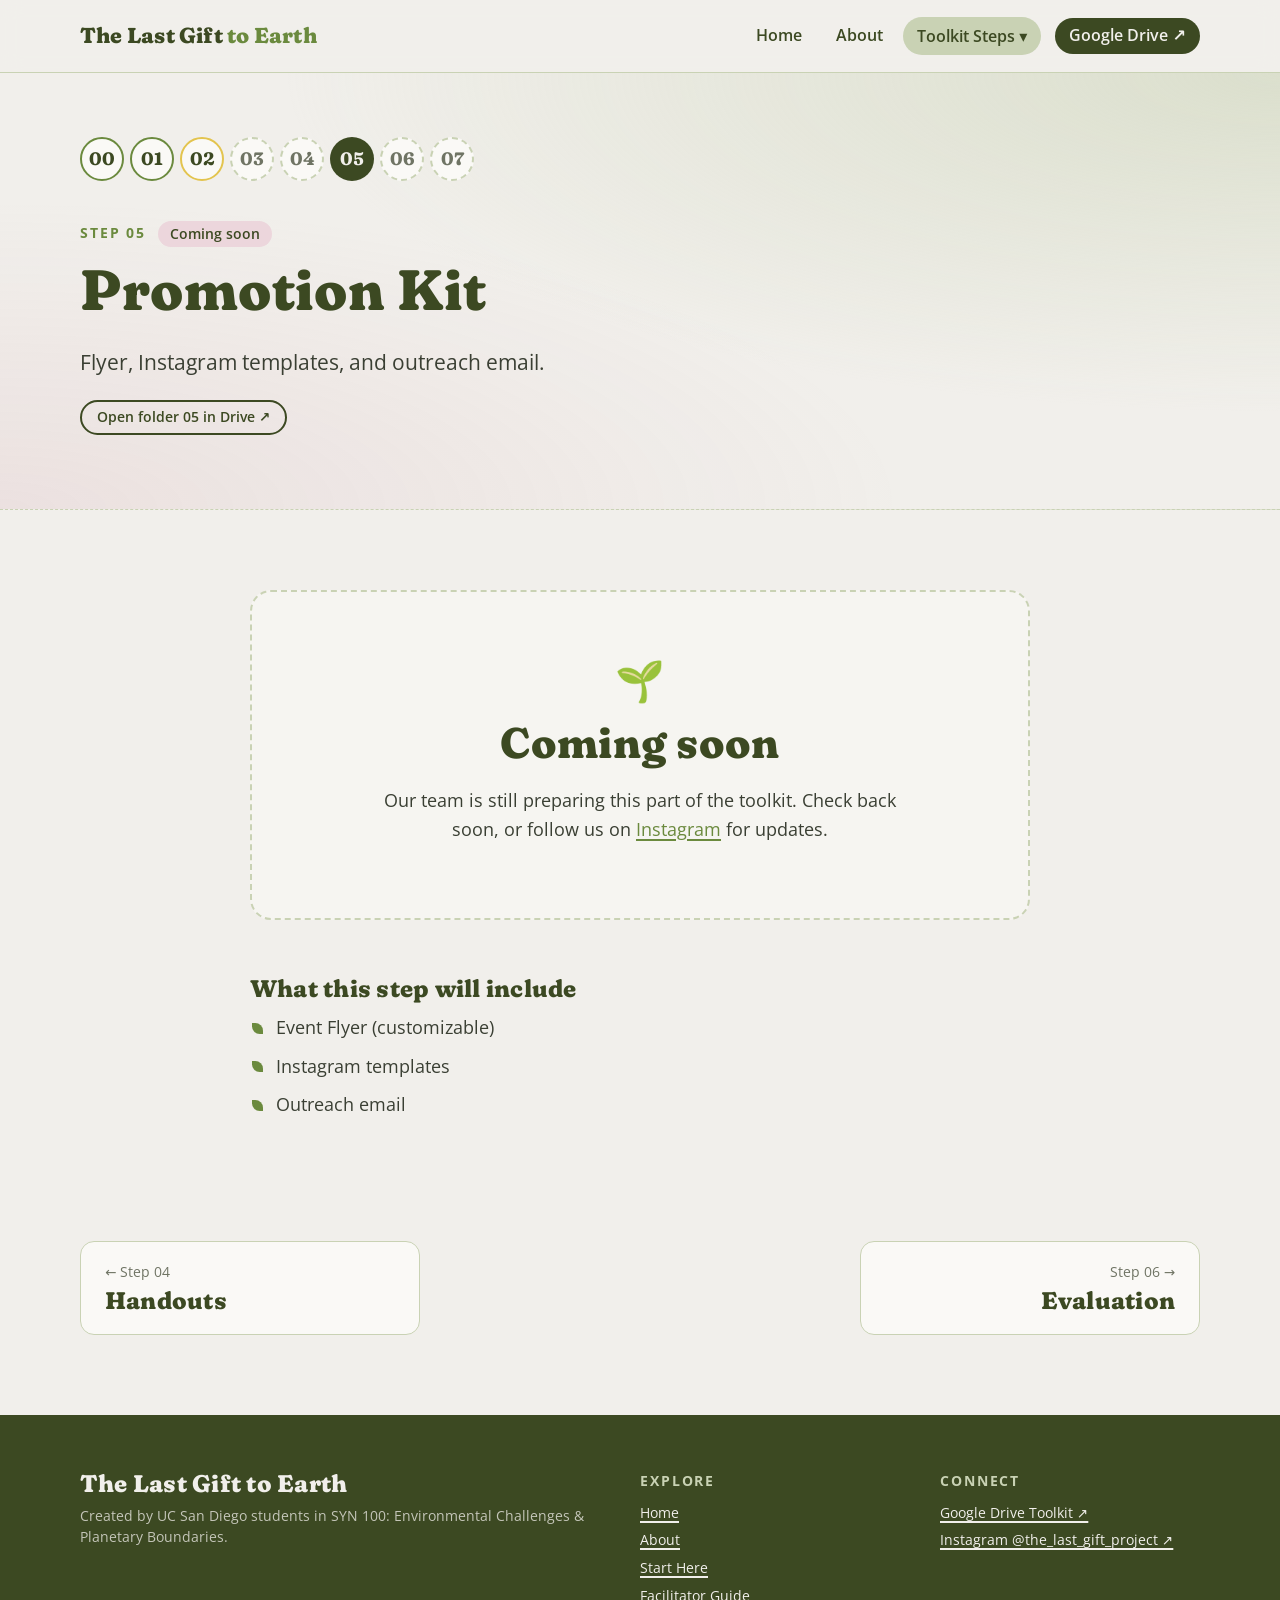
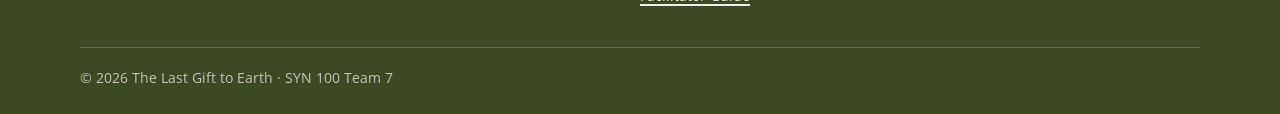
<file: promotion-kit.html>
<!DOCTYPE html>
<html lang="en">
<head>
  <meta charset="UTF-8">
  <meta name="viewport" content="width=device-width, initial-scale=1.0">
  <title>Step 05: Promotion Kit · The Last Gift to Earth</title>
  <meta name="description" content="Materials to promote your session.">
  <link rel="icon" href="data:image/svg+xml,<svg xmlns=%22http://www.w3.org/2000/svg%22 viewBox=%220 0 100 100%22><text y=%22.9em%22 font-size=%2290%22>🌿</text></svg>">
  <link rel="preconnect" href="https://fonts.googleapis.com">
  <link rel="preconnect" href="https://fonts.gstatic.com" crossorigin>
  <link href="https://fonts.googleapis.com/css2?family=Fraunces:opsz,wght,SOFT,WONK@9..144,300..900,0..100,0..1&family=Open+Sans:wght@400;500;600;700&display=swap" rel="stylesheet">
  <link rel="stylesheet" href="style.css">
  <script src="script.js" defer></script>
</head>
<body>
<a class="skip-link" href="#main">Skip to content</a>
<header class="site-header">
  <div class="container header-inner">
    <a class="brand" href="index.html">The Last Gift <span>to Earth</span></a>
    <button class="nav-toggle" aria-expanded="false" aria-controls="site-nav">
      <span class="sr-only">Menu</span><span class="bar"></span><span class="bar"></span><span class="bar"></span>
    </button>
    <nav id="site-nav" class="site-nav" aria-label="Main">
      <ul>
        <li><a href="index.html">Home</a></li>
        <li><a href="about.html">About</a></li>
        <li class="has-dropdown is-active">
          <button class="dropdown-toggle" aria-expanded="false">Toolkit Steps <span aria-hidden="true">▾</span></button>
          <ul class="dropdown">
            <li><a href="start-here.html"><span class="num">00</span> Start Here</a></li>
            <li><a href="facilitator-guide.html"><span class="num">01</span> Facilitator Guide</a></li>
            <li><a href="presentation.html"><span class="num">02</span> Presentation</a></li>
            <li><a href="activity.html"><span class="num">03</span> Activity</a></li>
            <li><a href="handouts.html"><span class="num">04</span> Handouts</a></li>
            <li><a href="promotion-kit.html" aria-current="page"><span class="num">05</span> Promotion Kit</a></li>
            <li><a href="evaluation.html"><span class="num">06</span> Evaluation</a></li>
            <li><a href="sources-credits.html"><span class="num">07</span> Sources & Credits</a></li>
          </ul>
        </li>
        <li><a class="btn btn-primary btn-sm" href="https://drive.google.com/drive/folders/17anD-PNkpwHYb8sk7NjaiAcMlj1EhDrj" target="_blank" rel="noopener">Google Drive ↗</a></li>
      </ul>
    </nav>
  </div>
</header>
<main id="main">
<section class="page-hero">
  <div class="container">
    <ol class="stepper" aria-label="Toolkit steps">
      <li><a href="start-here.html" class=" ready" title="Start Here">00</a></li>
      <li><a href="facilitator-guide.html" class=" ready" title="Facilitator Guide">01</a></li>
      <li><a href="presentation.html" class=" updating" title="Presentation">02</a></li>
      <li><a href="activity.html" class=" soon" title="Activity">03</a></li>
      <li><a href="handouts.html" class=" soon" title="Handouts">04</a></li>
      <li><a href="promotion-kit.html" class="current soon" title="Promotion Kit" aria-current="step">05</a></li>
      <li><a href="evaluation.html" class=" soon" title="Evaluation">06</a></li>
      <li><a href="sources-credits.html" class=" soon" title="Sources & Credits">07</a></li>
    </ol>
    <p class="eyebrow">Step 05 <span class="tag pink">Coming soon</span></p>
    <h1>Promotion Kit</h1>
    <p class="lead">Flyer, Instagram templates, and outreach email.</p>
    <p><a class="btn btn-secondary btn-sm" href="https://drive.google.com/drive/folders/18v-0LCRu1VuhXdkuPJHFiujTR70oFdbO" target="_blank" rel="noopener">Open folder 05 in Drive ↗</a></p>
  </div>
</section>
  <section class="section">
    <div class="container narrow">
      <div class="placeholder reveal">
        <p class="placeholder-icon" aria-hidden="true">🌱</p>
        <h2>Coming soon</h2>
        <p>Our team is still preparing this part of the toolkit. Check back soon, or follow us on <a href="https://www.instagram.com/syn_100_team_7/" target="_blank" rel="noopener">Instagram</a> for updates.</p>
        
      </div>
      <h3 class="mt-lg">What this step will include</h3>
      <ul class="leaf-list">
        <li>Event Flyer (customizable)</li>
        <li>Instagram templates</li>
        <li>Outreach email</li>
      </ul>
    </div>
  </section>
<nav class="container pager" aria-label="Step navigation">
  <a class="pager-link prev" href="handouts.html"><span class="small">← Step 04</span><span class="pager-title">Handouts</span></a>
  <a class="pager-link next" href="evaluation.html"><span class="small">Step 06 →</span><span class="pager-title">Evaluation</span></a>
</nav>
</main>
<footer class="site-footer">
  <div class="container footer-inner">
    <div>
      <p class="footer-brand">The Last Gift to Earth</p>
      <p class="small">Created by UC San Diego students in SYN 100: Environmental Challenges &amp; Planetary Boundaries.</p>
    </div>
    <div>
      <p class="footer-label">Explore</p>
      <ul>
        <li><a href="index.html">Home</a></li>
        <li><a href="about.html">About</a></li>
        <li><a href="start-here.html">Start Here</a></li>
        <li><a href="facilitator-guide.html">Facilitator Guide</a></li>
      </ul>
    </div>
    <div>
      <p class="footer-label">Connect</p>
      <ul>
        <li><a href="https://drive.google.com/drive/folders/17anD-PNkpwHYb8sk7NjaiAcMlj1EhDrj" target="_blank" rel="noopener">Google Drive Toolkit ↗</a></li>
        <li><a href="https://www.instagram.com/the_last_gift_project/" target="_blank" rel="noopener">Instagram @the_last_gift_project ↗</a></li>
      </ul>
    </div>
  </div>
  <div class="container footer-bottom small">© <span data-year></span> The Last Gift to Earth · SYN 100 Team 7</div>
</footer>
</body>
</html>
</file>
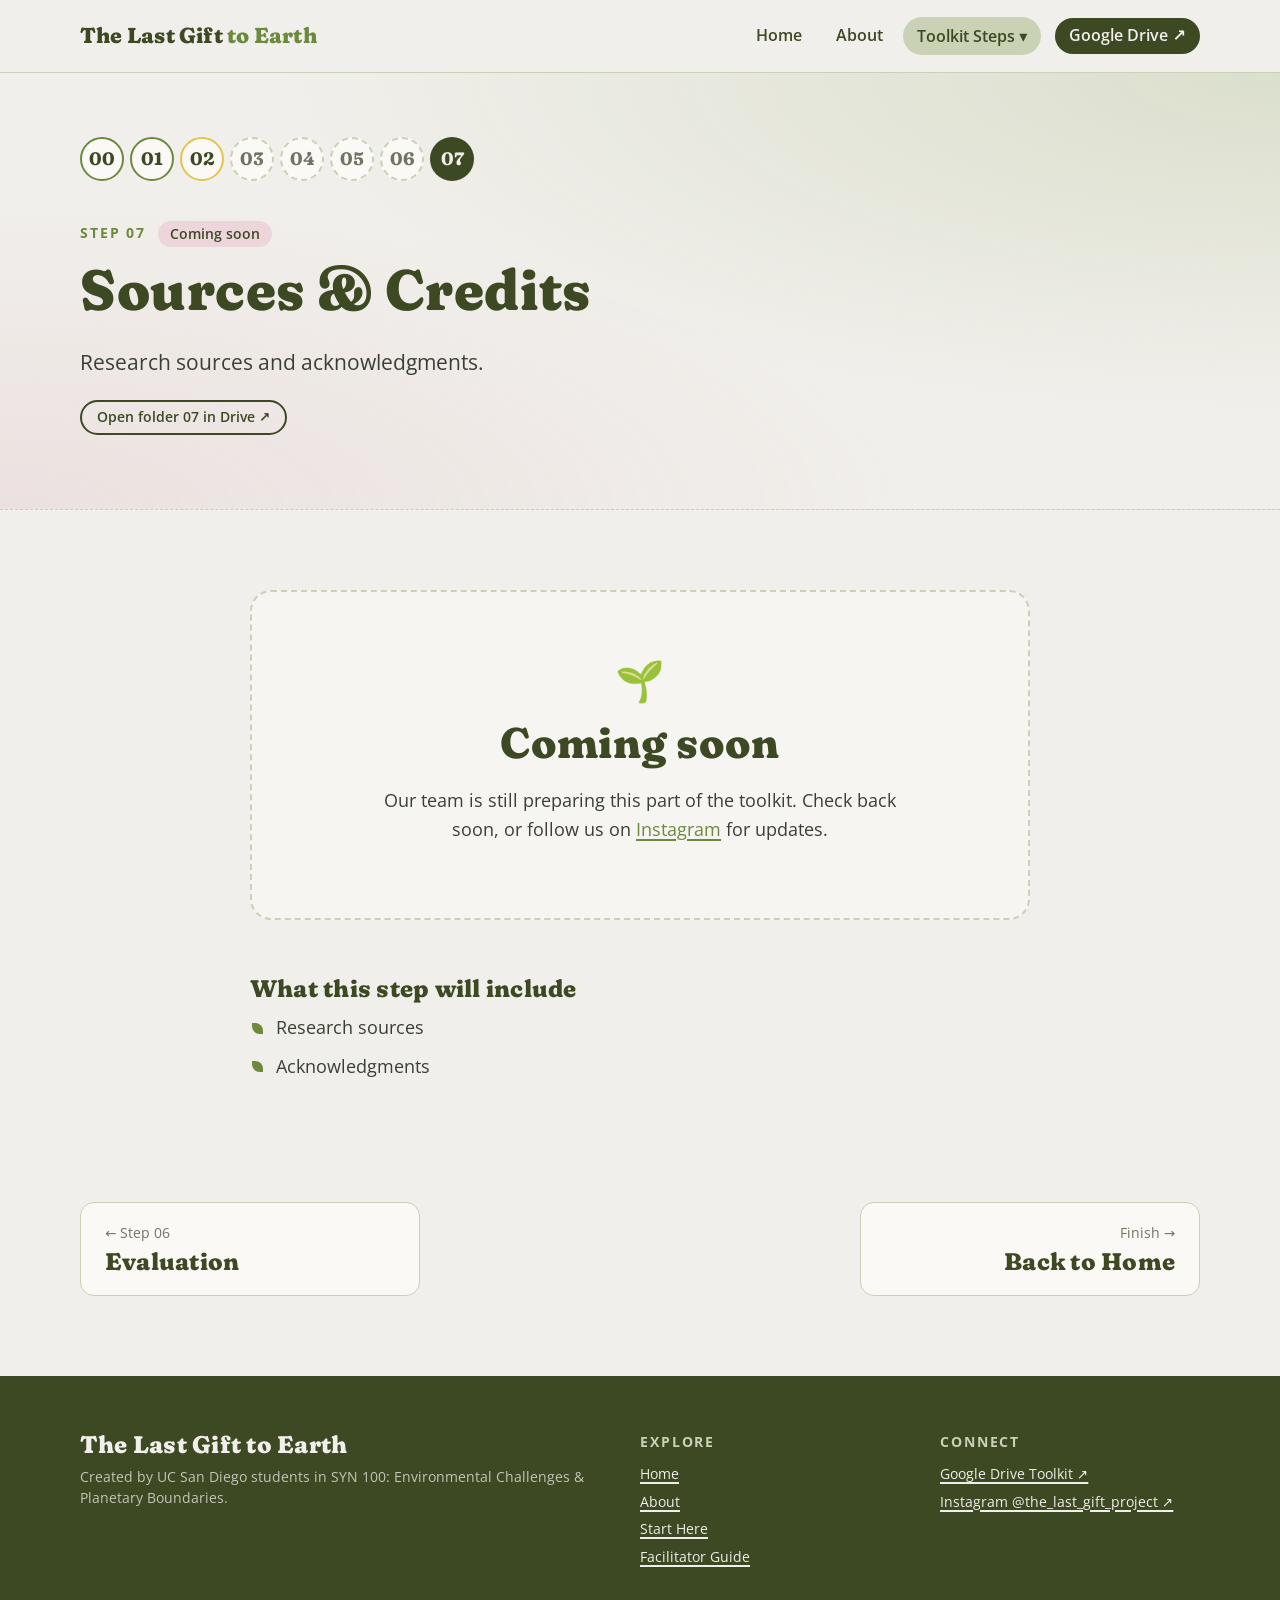
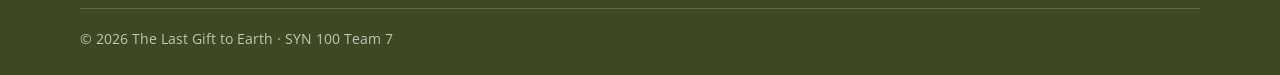
<file: sources-credits.html>
<!DOCTYPE html>
<html lang="en">
<head>
  <meta charset="UTF-8">
  <meta name="viewport" content="width=device-width, initial-scale=1.0">
  <title>Step 07: Sources & Credits · The Last Gift to Earth</title>
  <meta name="description" content="Research sources and acknowledgments.">
  <link rel="icon" href="data:image/svg+xml,<svg xmlns=%22http://www.w3.org/2000/svg%22 viewBox=%220 0 100 100%22><text y=%22.9em%22 font-size=%2290%22>🌿</text></svg>">
  <link rel="preconnect" href="https://fonts.googleapis.com">
  <link rel="preconnect" href="https://fonts.gstatic.com" crossorigin>
  <link href="https://fonts.googleapis.com/css2?family=Fraunces:opsz,wght,SOFT,WONK@9..144,300..900,0..100,0..1&family=Open+Sans:wght@400;500;600;700&display=swap" rel="stylesheet">
  <link rel="stylesheet" href="style.css">
  <script src="script.js" defer></script>
</head>
<body>
<a class="skip-link" href="#main">Skip to content</a>
<header class="site-header">
  <div class="container header-inner">
    <a class="brand" href="index.html">The Last Gift <span>to Earth</span></a>
    <button class="nav-toggle" aria-expanded="false" aria-controls="site-nav">
      <span class="sr-only">Menu</span><span class="bar"></span><span class="bar"></span><span class="bar"></span>
    </button>
    <nav id="site-nav" class="site-nav" aria-label="Main">
      <ul>
        <li><a href="index.html">Home</a></li>
        <li><a href="about.html">About</a></li>
        <li class="has-dropdown is-active">
          <button class="dropdown-toggle" aria-expanded="false">Toolkit Steps <span aria-hidden="true">▾</span></button>
          <ul class="dropdown">
            <li><a href="start-here.html"><span class="num">00</span> Start Here</a></li>
            <li><a href="facilitator-guide.html"><span class="num">01</span> Facilitator Guide</a></li>
            <li><a href="presentation.html"><span class="num">02</span> Presentation</a></li>
            <li><a href="activity.html"><span class="num">03</span> Activity</a></li>
            <li><a href="handouts.html"><span class="num">04</span> Handouts</a></li>
            <li><a href="promotion-kit.html"><span class="num">05</span> Promotion Kit</a></li>
            <li><a href="evaluation.html"><span class="num">06</span> Evaluation</a></li>
            <li><a href="sources-credits.html" aria-current="page"><span class="num">07</span> Sources & Credits</a></li>
          </ul>
        </li>
        <li><a class="btn btn-primary btn-sm" href="https://drive.google.com/drive/folders/17anD-PNkpwHYb8sk7NjaiAcMlj1EhDrj" target="_blank" rel="noopener">Google Drive ↗</a></li>
      </ul>
    </nav>
  </div>
</header>
<main id="main">
<section class="page-hero">
  <div class="container">
    <ol class="stepper" aria-label="Toolkit steps">
      <li><a href="start-here.html" class=" ready" title="Start Here">00</a></li>
      <li><a href="facilitator-guide.html" class=" ready" title="Facilitator Guide">01</a></li>
      <li><a href="presentation.html" class=" updating" title="Presentation">02</a></li>
      <li><a href="activity.html" class=" soon" title="Activity">03</a></li>
      <li><a href="handouts.html" class=" soon" title="Handouts">04</a></li>
      <li><a href="promotion-kit.html" class=" soon" title="Promotion Kit">05</a></li>
      <li><a href="evaluation.html" class=" soon" title="Evaluation">06</a></li>
      <li><a href="sources-credits.html" class="current soon" title="Sources & Credits" aria-current="step">07</a></li>
    </ol>
    <p class="eyebrow">Step 07 <span class="tag pink">Coming soon</span></p>
    <h1>Sources & Credits</h1>
    <p class="lead">Research sources and acknowledgments.</p>
    <p><a class="btn btn-secondary btn-sm" href="https://drive.google.com/drive/folders/17anD-PNkpwHYb8sk7NjaiAcMlj1EhDrj" target="_blank" rel="noopener">Open folder 07 in Drive ↗</a></p>
  </div>
</section>
  <section class="section">
    <div class="container narrow">
      <div class="placeholder reveal">
        <p class="placeholder-icon" aria-hidden="true">🌱</p>
        <h2>Coming soon</h2>
        <p>Our team is still preparing this part of the toolkit. Check back soon, or follow us on <a href="https://www.instagram.com/syn_100_team_7/" target="_blank" rel="noopener">Instagram</a> for updates.</p>
        
      </div>
      <h3 class="mt-lg">What this step will include</h3>
      <ul class="leaf-list">
        <li>Research sources</li>
        <li>Acknowledgments</li>
      </ul>
    </div>
  </section>
<nav class="container pager" aria-label="Step navigation">
  <a class="pager-link prev" href="evaluation.html"><span class="small">← Step 06</span><span class="pager-title">Evaluation</span></a>
  <a class="pager-link next" href="index.html"><span class="small">Finish →</span><span class="pager-title">Back to Home</span></a>
</nav>
</main>
<footer class="site-footer">
  <div class="container footer-inner">
    <div>
      <p class="footer-brand">The Last Gift to Earth</p>
      <p class="small">Created by UC San Diego students in SYN 100: Environmental Challenges &amp; Planetary Boundaries.</p>
    </div>
    <div>
      <p class="footer-label">Explore</p>
      <ul>
        <li><a href="index.html">Home</a></li>
        <li><a href="about.html">About</a></li>
        <li><a href="start-here.html">Start Here</a></li>
        <li><a href="facilitator-guide.html">Facilitator Guide</a></li>
      </ul>
    </div>
    <div>
      <p class="footer-label">Connect</p>
      <ul>
        <li><a href="https://drive.google.com/drive/folders/17anD-PNkpwHYb8sk7NjaiAcMlj1EhDrj" target="_blank" rel="noopener">Google Drive Toolkit ↗</a></li>
        <li><a href="https://www.instagram.com/the_last_gift_project/" target="_blank" rel="noopener">Instagram @the_last_gift_project ↗</a></li>
      </ul>
    </div>
  </div>
  <div class="container footer-bottom small">© <span data-year></span> The Last Gift to Earth · SYN 100 Team 7</div>
</footer>
</body>
</html>
</file>
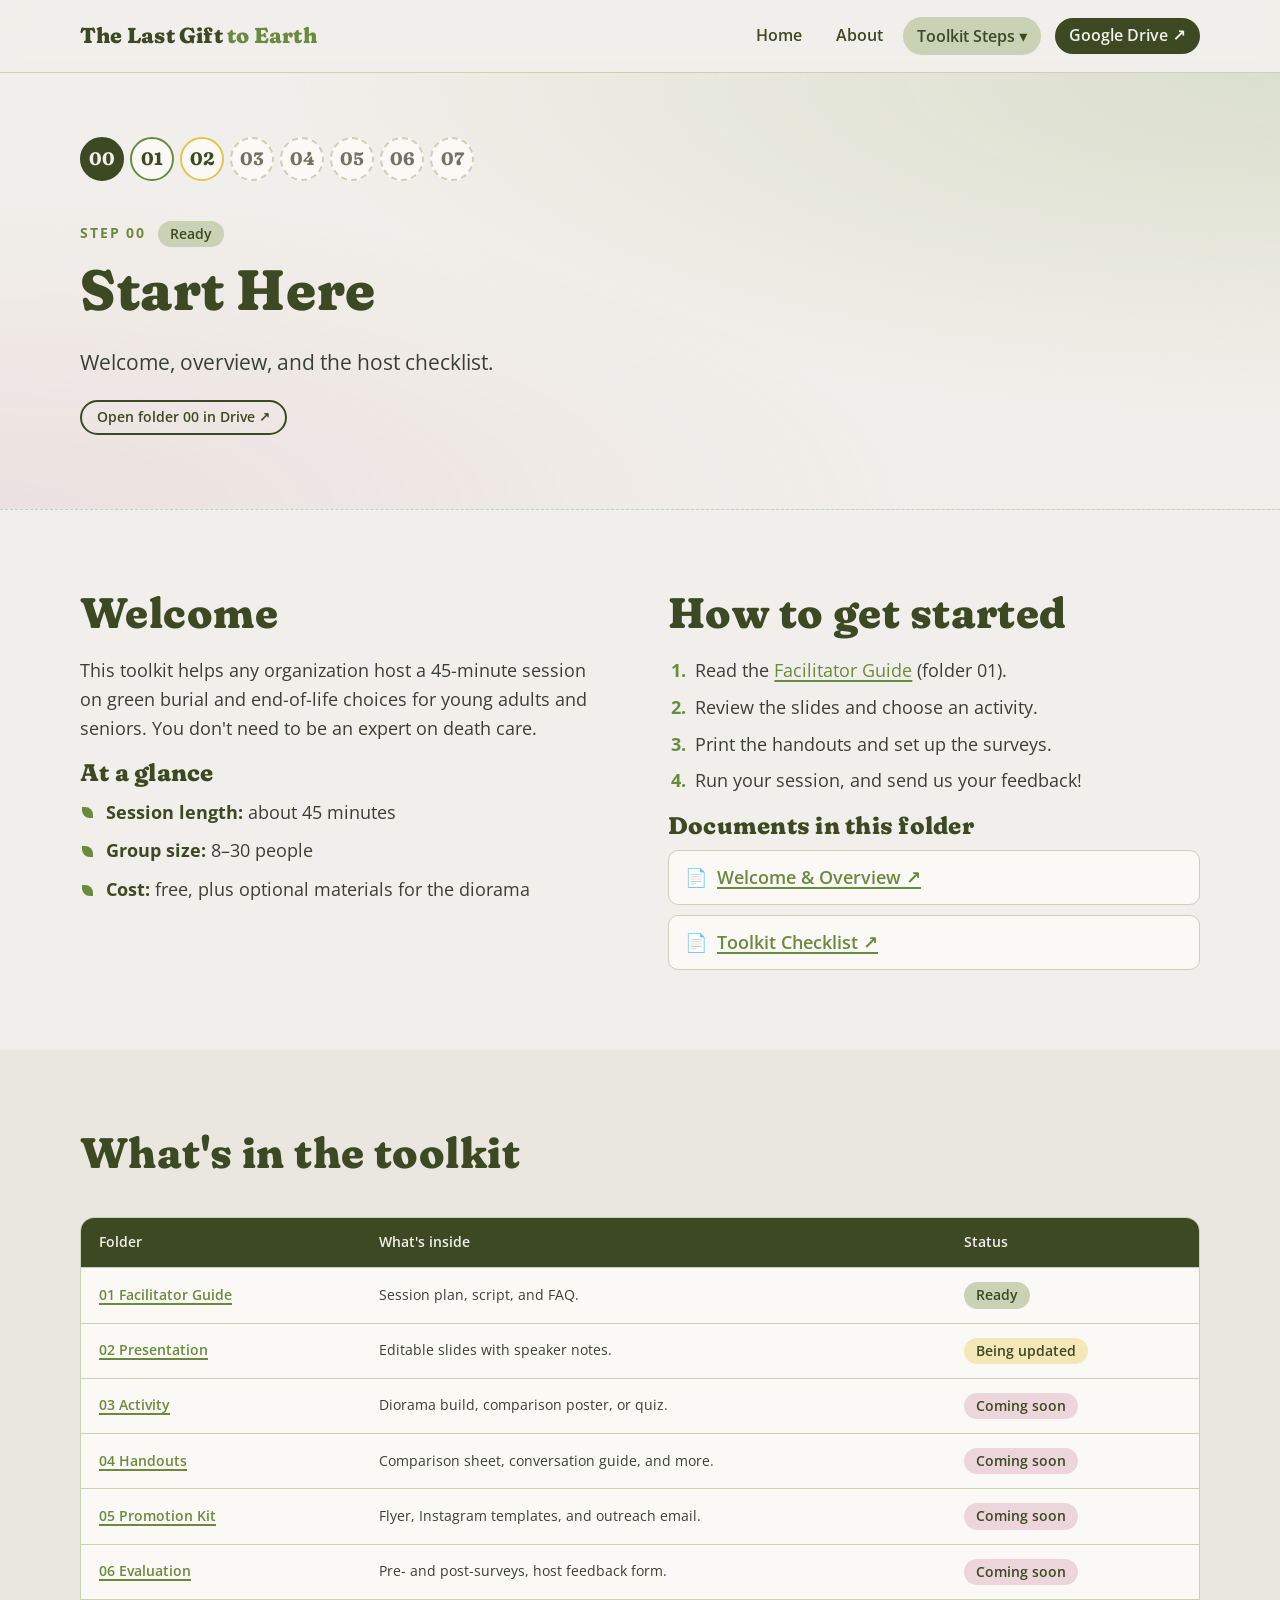
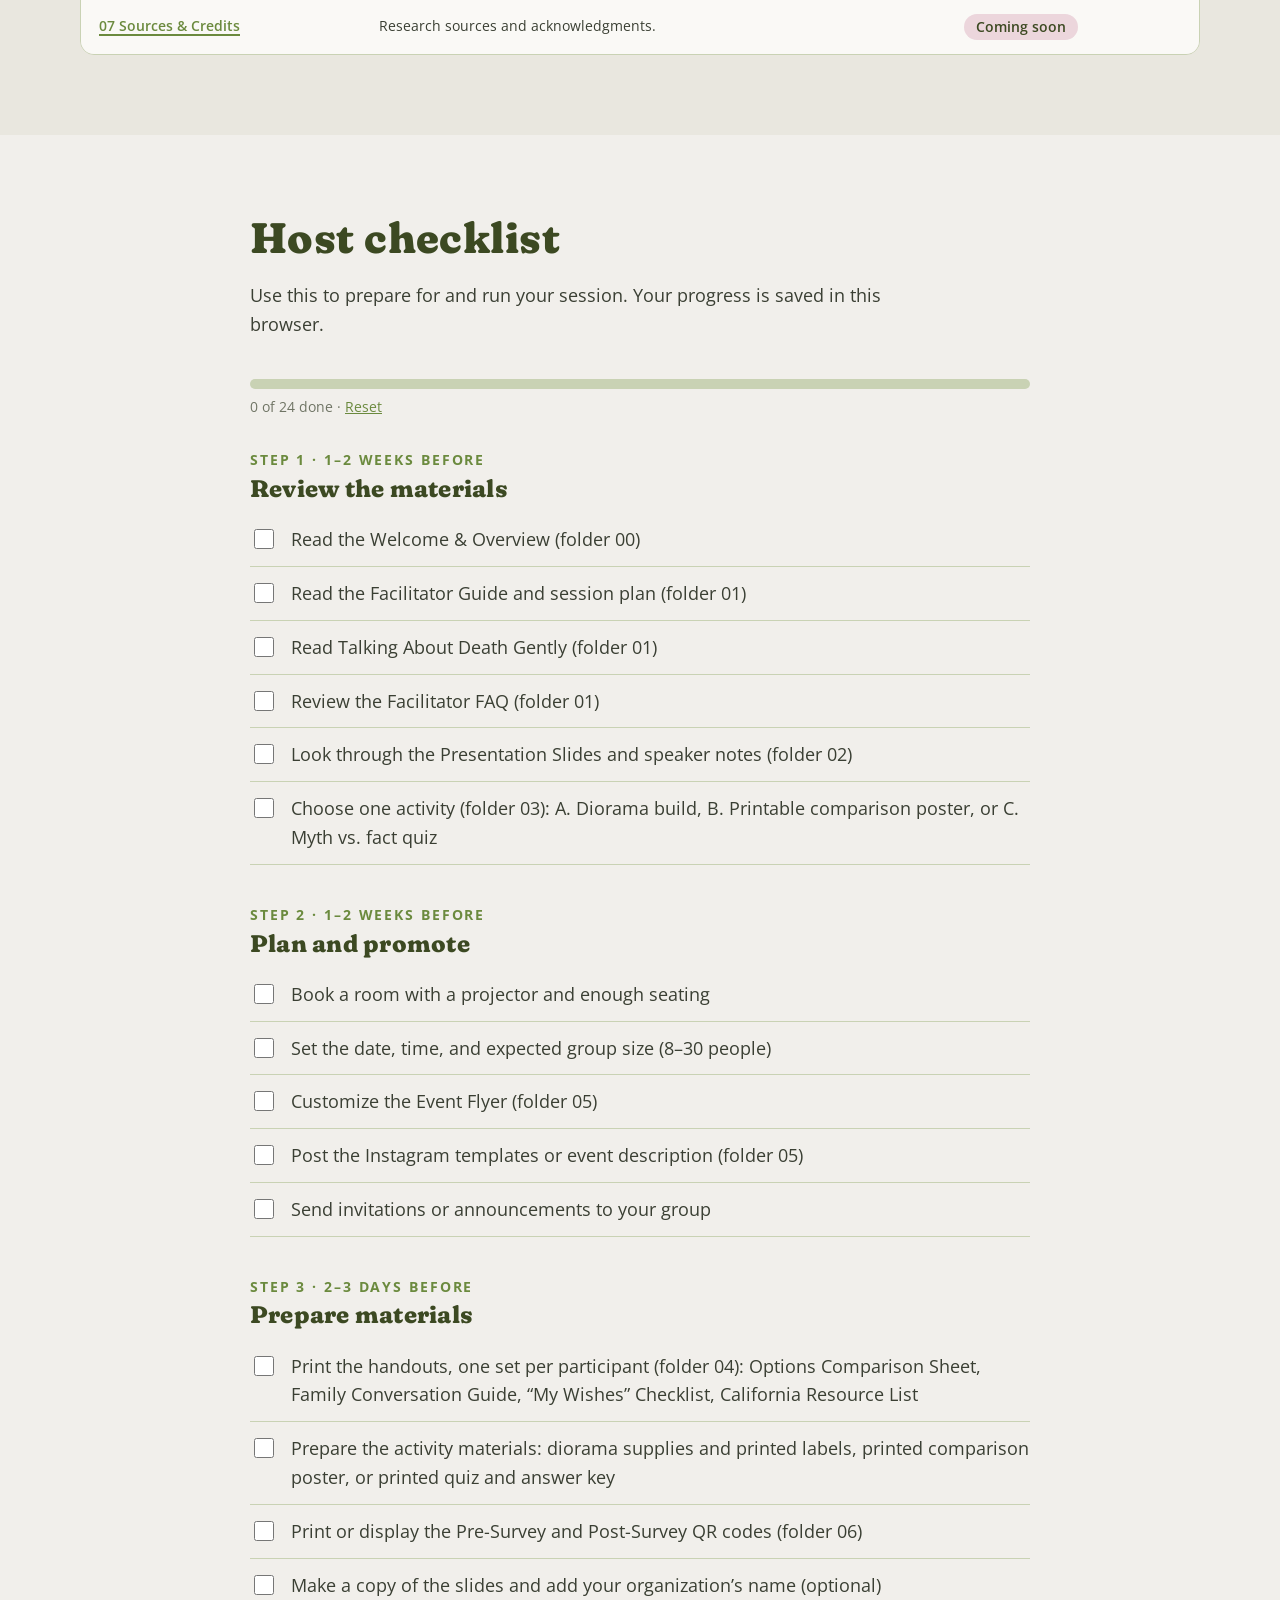
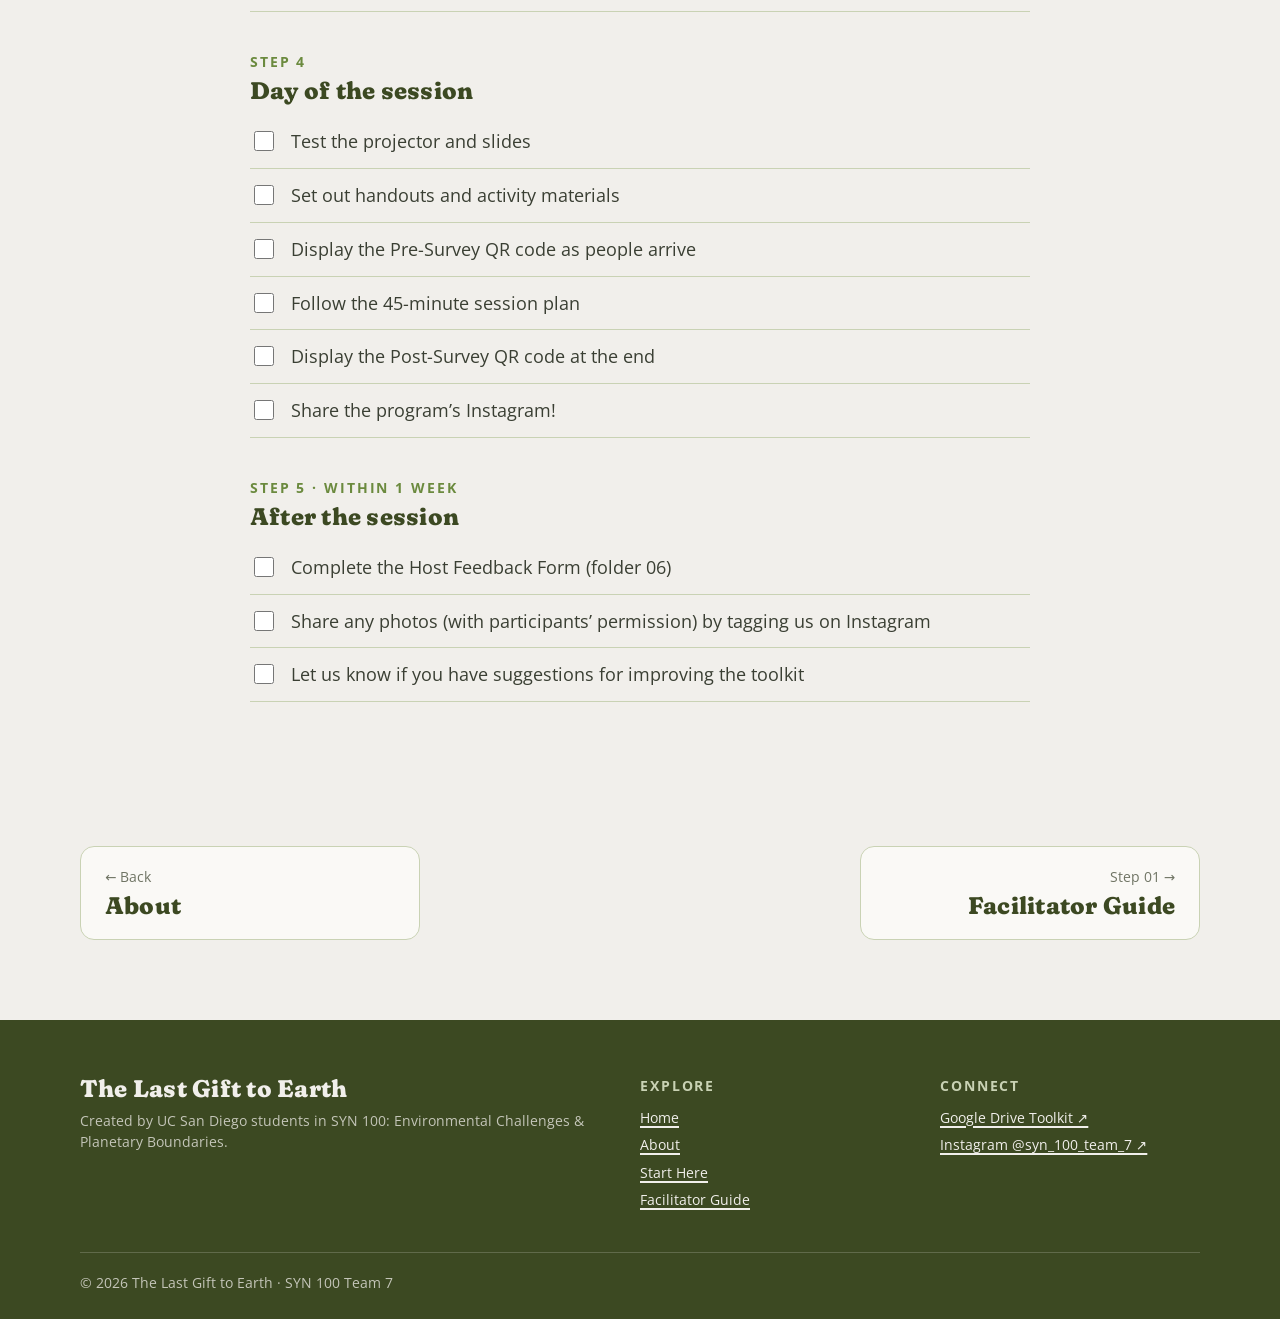
<file: start-here.html>
<!DOCTYPE html>
<html lang="en">
<head>
  <meta charset="UTF-8">
  <meta name="viewport" content="width=device-width, initial-scale=1.0">
  <title>Step 00: Start Here · The Last Gift to Earth</title>
  <meta name="description" content="Start here: an overview of the toolkit and a checklist for hosting your session.">
  <link rel="icon" href="data:image/svg+xml,<svg xmlns=%22http://www.w3.org/2000/svg%22 viewBox=%220 0 100 100%22><text y=%22.9em%22 font-size=%2290%22>🌿</text></svg>">
  <link rel="preconnect" href="https://fonts.googleapis.com">
  <link rel="preconnect" href="https://fonts.gstatic.com" crossorigin>
  <link href="https://fonts.googleapis.com/css2?family=Fraunces:opsz,wght,SOFT,WONK@9..144,300..900,0..100,0..1&family=Open+Sans:wght@400;500;600;700&display=swap" rel="stylesheet">
  <link rel="stylesheet" href="style.css">
  <script src="script.js" defer></script>
</head>
<body>
<a class="skip-link" href="#main">Skip to content</a>
<header class="site-header">
  <div class="container header-inner">
    <a class="brand" href="index.html">The Last Gift <span>to Earth</span></a>
    <button class="nav-toggle" aria-expanded="false" aria-controls="site-nav">
      <span class="sr-only">Menu</span><span class="bar"></span><span class="bar"></span><span class="bar"></span>
    </button>
    <nav id="site-nav" class="site-nav" aria-label="Main">
      <ul>
        <li><a href="index.html">Home</a></li>
        <li><a href="about.html">About</a></li>
        <li class="has-dropdown is-active">
          <button class="dropdown-toggle" aria-expanded="false">Toolkit Steps <span aria-hidden="true">▾</span></button>
          <ul class="dropdown">
            <li><a href="start-here.html" aria-current="page"><span class="num">00</span> Start Here</a></li>
            <li><a href="facilitator-guide.html"><span class="num">01</span> Facilitator Guide</a></li>
            <li><a href="presentation.html"><span class="num">02</span> Presentation</a></li>
            <li><a href="activity.html"><span class="num">03</span> Activity</a></li>
            <li><a href="handouts.html"><span class="num">04</span> Handouts</a></li>
            <li><a href="promotion-kit.html"><span class="num">05</span> Promotion Kit</a></li>
            <li><a href="evaluation.html"><span class="num">06</span> Evaluation</a></li>
            <li><a href="sources-credits.html"><span class="num">07</span> Sources & Credits</a></li>
          </ul>
        </li>
        <li><a class="btn btn-primary btn-sm" href="https://drive.google.com/drive/folders/17anD-PNkpwHYb8sk7NjaiAcMlj1EhDrj" target="_blank" rel="noopener">Google Drive ↗</a></li>
      </ul>
    </nav>
  </div>
</header>
<main id="main">
<section class="page-hero">
  <div class="container">
    <ol class="stepper" aria-label="Toolkit steps">
      <li><a href="start-here.html" class="current ready" title="Start Here" aria-current="step">00</a></li>
      <li><a href="facilitator-guide.html" class=" ready" title="Facilitator Guide">01</a></li>
      <li><a href="presentation.html" class=" updating" title="Presentation">02</a></li>
      <li><a href="activity.html" class=" soon" title="Activity">03</a></li>
      <li><a href="handouts.html" class=" soon" title="Handouts">04</a></li>
      <li><a href="promotion-kit.html" class=" soon" title="Promotion Kit">05</a></li>
      <li><a href="evaluation.html" class=" soon" title="Evaluation">06</a></li>
      <li><a href="sources-credits.html" class=" soon" title="Sources & Credits">07</a></li>
    </ol>
    <p class="eyebrow">Step 00 <span class="tag">Ready</span></p>
    <h1>Start Here</h1>
    <p class="lead">Welcome, overview, and the host checklist.</p>
    <p><a class="btn btn-secondary btn-sm" href="https://drive.google.com/drive/folders/1wJB0lzbcfbsjJA_ouDvvT_O6m-qARNHo" target="_blank" rel="noopener">Open folder 00 in Drive ↗</a></p>
  </div>
</section>

  <section class="section">
    <div class="container">
      <div class="two-col">
        <div class="reveal">
          <h2>Welcome</h2>
          <p>This toolkit helps any organization host a 45-minute session on green burial and end-of-life choices for young adults and seniors. You don't need to be an expert on death care.</p>
          <h3>At a glance</h3>
          <ul class="leaf-list">
            <li><strong>Session length:</strong> about 45 minutes</li>
            <li><strong>Group size:</strong> 8–30 people</li>
            <li><strong>Cost:</strong> free, plus optional materials for the diorama</li>
          </ul>
        </div>
        <div class="reveal">
          <h2>How to get started</h2>
          <ol class="simple-steps">
            <li>Read the <a href="facilitator-guide.html">Facilitator Guide</a> (folder 01).</li>
            <li>Review the slides and choose an activity.</li>
            <li>Print the handouts and set up the surveys.</li>
            <li>Run your session, and send us your feedback!</li>
          </ol>
          <h3>Documents in this folder</h3>
          <ul class="doc-list">
            <li><a href="https://docs.google.com/document/d/1b4D18JMYMYbk4deUzPRpcf0IIOj8nQ5frG4gNBQ3z20/edit" target="_blank" rel="noopener">Welcome &amp; Overview ↗</a></li>
            <li><a href="https://docs.google.com/document/d/1g3zsLVgZC5lyA8CRP4aEa3NJZcZHGvU662oddzZTK6c/edit" target="_blank" rel="noopener">Toolkit Checklist ↗</a></li>
          </ul>
        </div>
      </div>
    </div>
  </section>

  <section class="section tint">
    <div class="container">
      <div class="section-head reveal">
        <h2>What's in the toolkit</h2>
      </div>
      <div class="table-wrap reveal">
        <table>
          <thead><tr><th>Folder</th><th>What's inside</th><th>Status</th></tr></thead>
          <tbody>
            <tr><td><a href="facilitator-guide.html">01 Facilitator Guide</a></td><td>Session plan, script, and FAQ.</td><td><span class="tag">Ready</span></td></tr>
            <tr><td><a href="presentation.html">02 Presentation</a></td><td>Editable slides with speaker notes.</td><td><span class="tag yellow">Being updated</span></td></tr>
            <tr><td><a href="activity.html">03 Activity</a></td><td>Diorama build, comparison poster, or quiz.</td><td><span class="tag pink">Coming soon</span></td></tr>
            <tr><td><a href="handouts.html">04 Handouts</a></td><td>Comparison sheet, conversation guide, and more.</td><td><span class="tag pink">Coming soon</span></td></tr>
            <tr><td><a href="promotion-kit.html">05 Promotion Kit</a></td><td>Flyer, Instagram templates, and outreach email.</td><td><span class="tag pink">Coming soon</span></td></tr>
            <tr><td><a href="evaluation.html">06 Evaluation</a></td><td>Pre- and post-surveys, host feedback form.</td><td><span class="tag pink">Coming soon</span></td></tr>
            <tr><td><a href="sources-credits.html">07 Sources & Credits</a></td><td>Research sources and acknowledgments.</td><td><span class="tag pink">Coming soon</span></td></tr>
          </tbody>
        </table>
      </div>
    </div>
  </section>

  <section class="section" id="checklist">
    <div class="container narrow">
      <div class="section-head reveal">
        <h2>Host checklist</h2>
        <p>Use this to prepare for and run your session. Your progress is saved in this browser.</p>
      </div>
      <div class="progress reveal" aria-live="polite">
        <div class="progress-bar"><span data-progress-bar></span></div>
        <p class="small"><span data-progress-text>0 of 0</span> done · <button class="link-btn" data-reset-checklist>Reset</button></p>
      </div>

      <div class="check-group reveal">
        <p class="eyebrow">Step 1 · 1–2 weeks before</p>
        <h3>Review the materials</h3>
        <ul class="checklist">
          <li><label><input type="checkbox" data-check="s1-0"><span>Read the Welcome &amp; Overview (folder 00)</span></label></li>
          <li><label><input type="checkbox" data-check="s1-1"><span>Read the Facilitator Guide and session plan (folder 01)</span></label></li>
          <li><label><input type="checkbox" data-check="s1-2"><span>Read Talking About Death Gently (folder 01)</span></label></li>
          <li><label><input type="checkbox" data-check="s1-3"><span>Review the Facilitator FAQ (folder 01)</span></label></li>
          <li><label><input type="checkbox" data-check="s1-4"><span>Look through the Presentation Slides and speaker notes (folder 02)</span></label></li>
          <li><label><input type="checkbox" data-check="s1-5"><span>Choose one activity (folder 03): A. Diorama build, B. Printable comparison poster, or C. Myth vs. fact quiz</span></label></li>
        </ul>
      </div>

      <div class="check-group reveal">
        <p class="eyebrow">Step 2 · 1–2 weeks before</p>
        <h3>Plan and promote</h3>
        <ul class="checklist">
          <li><label><input type="checkbox" data-check="s2-0"><span>Book a room with a projector and enough seating</span></label></li>
          <li><label><input type="checkbox" data-check="s2-1"><span>Set the date, time, and expected group size (8–30 people)</span></label></li>
          <li><label><input type="checkbox" data-check="s2-2"><span>Customize the Event Flyer (folder 05)</span></label></li>
          <li><label><input type="checkbox" data-check="s2-3"><span>Post the Instagram templates or event description (folder 05)</span></label></li>
          <li><label><input type="checkbox" data-check="s2-4"><span>Send invitations or announcements to your group</span></label></li>
        </ul>
      </div>

      <div class="check-group reveal">
        <p class="eyebrow">Step 3 · 2–3 days before</p>
        <h3>Prepare materials</h3>
        <ul class="checklist">
          <li><label><input type="checkbox" data-check="s3-0"><span>Print the handouts, one set per participant (folder 04): Options Comparison Sheet, Family Conversation Guide, “My Wishes” Checklist, California Resource List</span></label></li>
          <li><label><input type="checkbox" data-check="s3-1"><span>Prepare the activity materials: diorama supplies and printed labels, printed comparison poster, or printed quiz and answer key</span></label></li>
          <li><label><input type="checkbox" data-check="s3-2"><span>Print or display the Pre-Survey and Post-Survey QR codes (folder 06)</span></label></li>
          <li><label><input type="checkbox" data-check="s3-3"><span>Make a copy of the slides and add your organization’s name (optional)</span></label></li>
        </ul>
      </div>

      <div class="check-group reveal">
        <p class="eyebrow">Step 4</p>
        <h3>Day of the session</h3>
        <ul class="checklist">
          <li><label><input type="checkbox" data-check="s4-0"><span>Test the projector and slides</span></label></li>
          <li><label><input type="checkbox" data-check="s4-1"><span>Set out handouts and activity materials</span></label></li>
          <li><label><input type="checkbox" data-check="s4-2"><span>Display the Pre-Survey QR code as people arrive</span></label></li>
          <li><label><input type="checkbox" data-check="s4-3"><span>Follow the 45-minute session plan</span></label></li>
          <li><label><input type="checkbox" data-check="s4-4"><span>Display the Post-Survey QR code at the end</span></label></li>
          <li><label><input type="checkbox" data-check="s4-5"><span>Share the program’s Instagram!</span></label></li>
        </ul>
      </div>

      <div class="check-group reveal">
        <p class="eyebrow">Step 5 · Within 1 week</p>
        <h3>After the session</h3>
        <ul class="checklist">
          <li><label><input type="checkbox" data-check="s5-0"><span>Complete the Host Feedback Form (folder 06)</span></label></li>
          <li><label><input type="checkbox" data-check="s5-1"><span>Share any photos (with participants’ permission) by tagging us on Instagram</span></label></li>
          <li><label><input type="checkbox" data-check="s5-2"><span>Let us know if you have suggestions for improving the toolkit</span></label></li>
        </ul>
      </div>
    </div>
  </section>
<nav class="container pager" aria-label="Step navigation">
  <a class="pager-link prev" href="about.html"><span class="small">← Back</span><span class="pager-title">About</span></a>
  <a class="pager-link next" href="facilitator-guide.html"><span class="small">Step 01 →</span><span class="pager-title">Facilitator Guide</span></a>
</nav>
</main>
<footer class="site-footer">
  <div class="container footer-inner">
    <div>
      <p class="footer-brand">The Last Gift to Earth</p>
      <p class="small">Created by UC San Diego students in SYN 100: Environmental Challenges &amp; Planetary Boundaries.</p>
    </div>
    <div>
      <p class="footer-label">Explore</p>
      <ul>
        <li><a href="index.html">Home</a></li>
        <li><a href="about.html">About</a></li>
        <li><a href="start-here.html">Start Here</a></li>
        <li><a href="facilitator-guide.html">Facilitator Guide</a></li>
      </ul>
    </div>
    <div>
      <p class="footer-label">Connect</p>
      <ul>
        <li><a href="https://drive.google.com/drive/folders/17anD-PNkpwHYb8sk7NjaiAcMlj1EhDrj" target="_blank" rel="noopener">Google Drive Toolkit ↗</a></li>
        <li><a href="https://www.instagram.com/syn_100_team_7/" target="_blank" rel="noopener">Instagram @syn_100_team_7 ↗</a></li>
      </ul>
    </div>
  </div>
  <div class="container footer-bottom small">© <span data-year></span> The Last Gift to Earth · SYN 100 Team 7</div>
</footer>
</body>
</html>
</file>
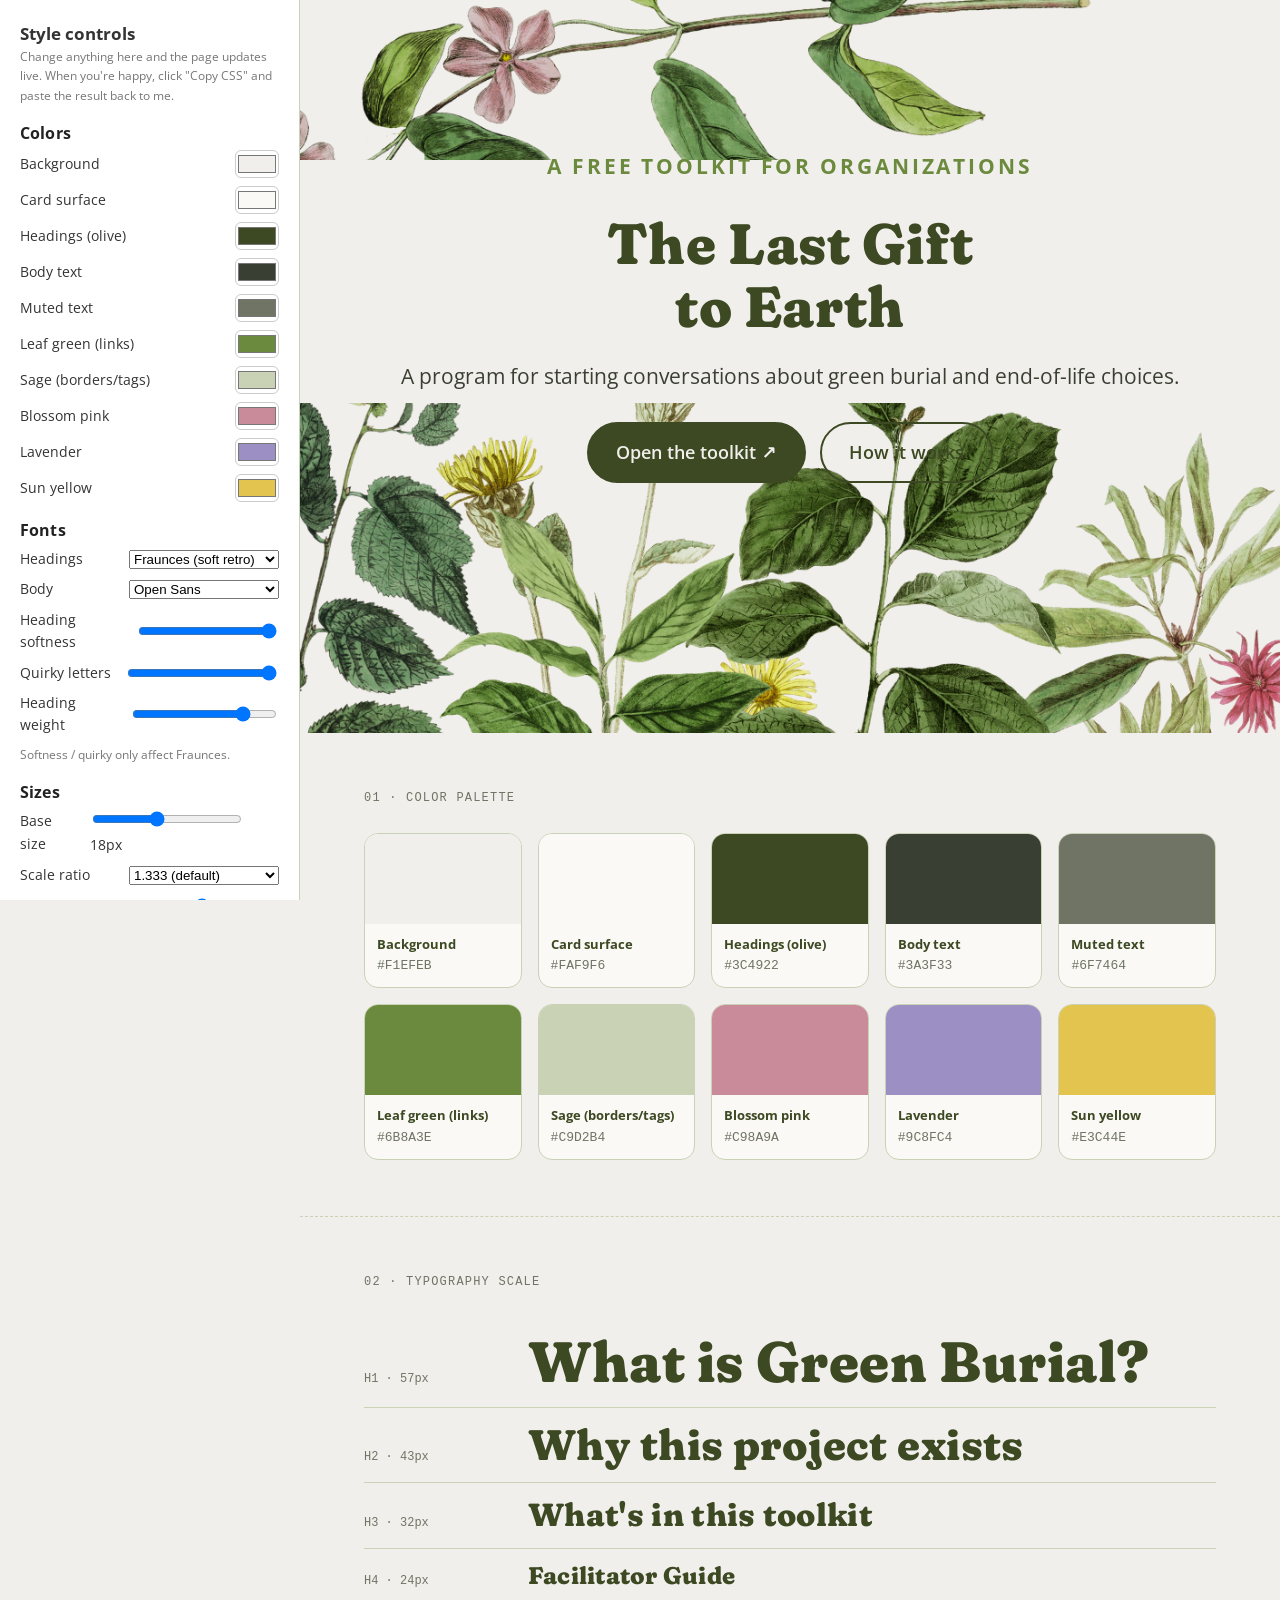
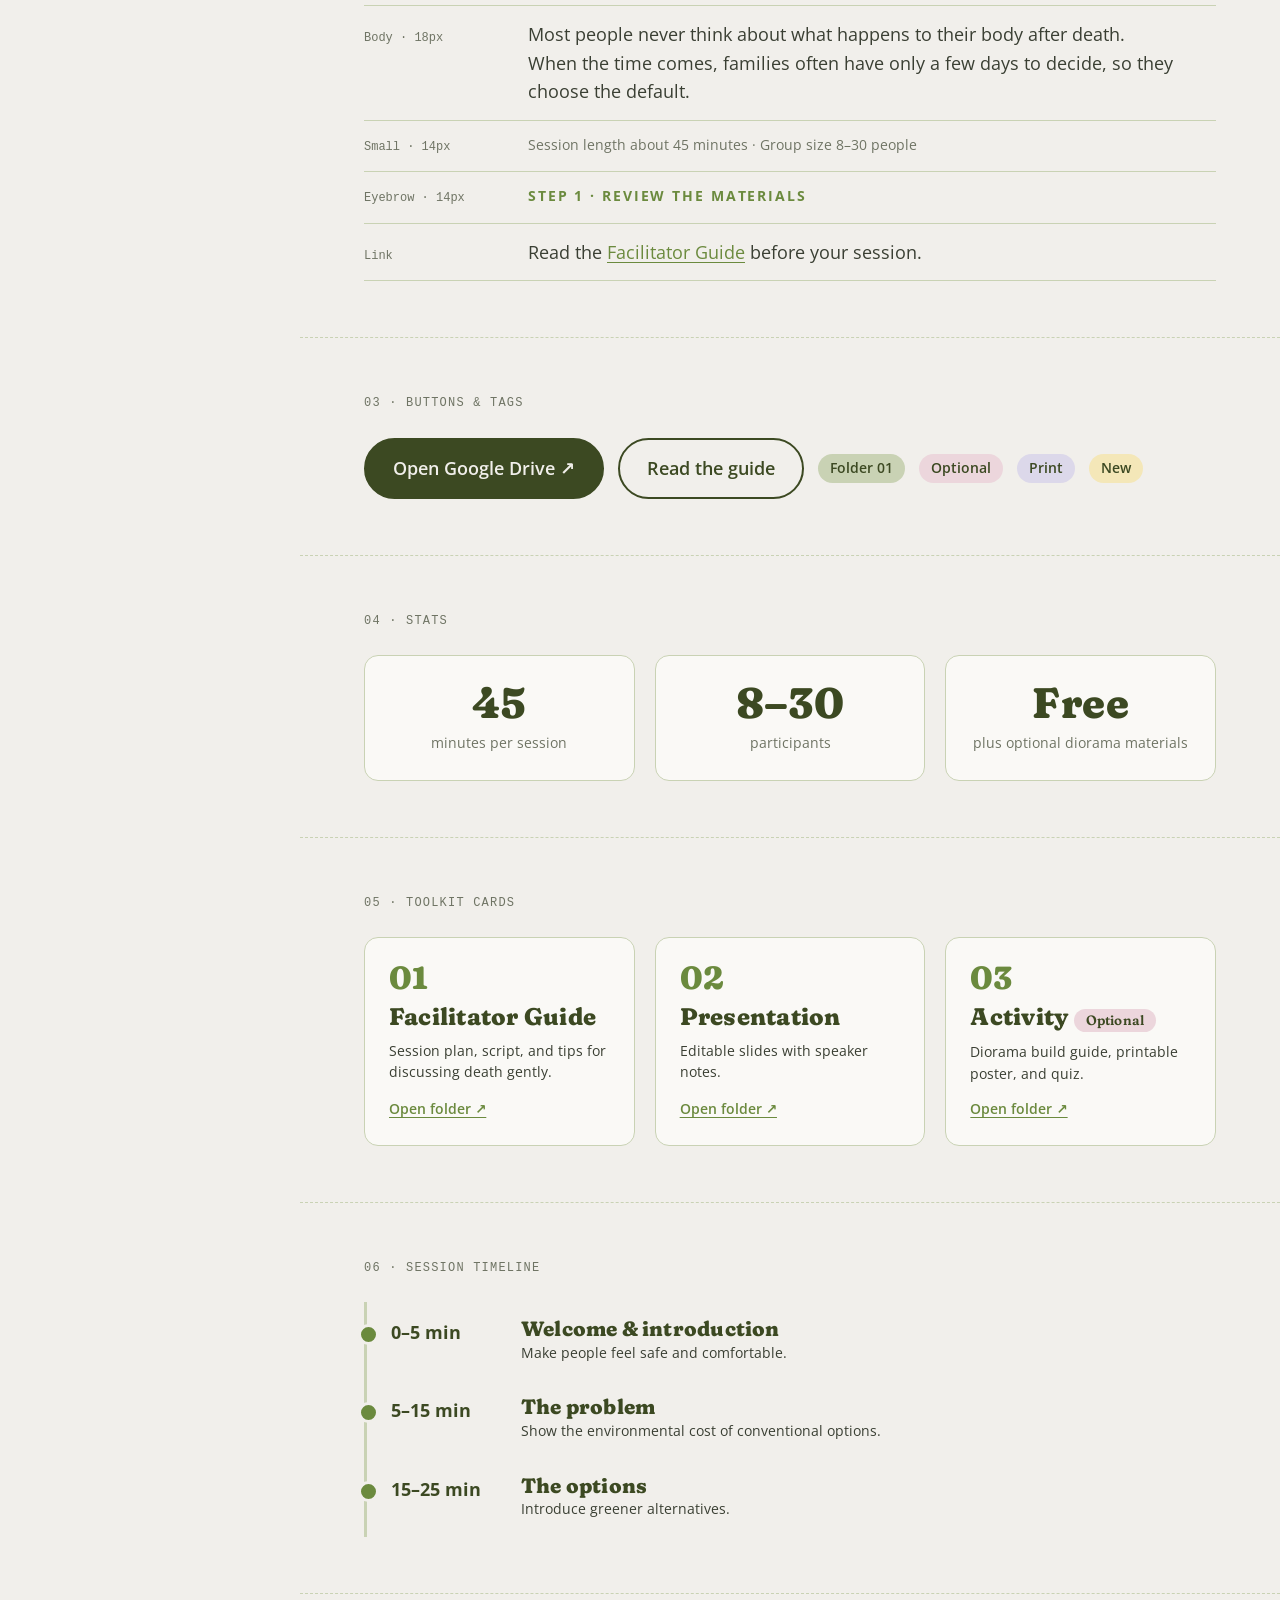
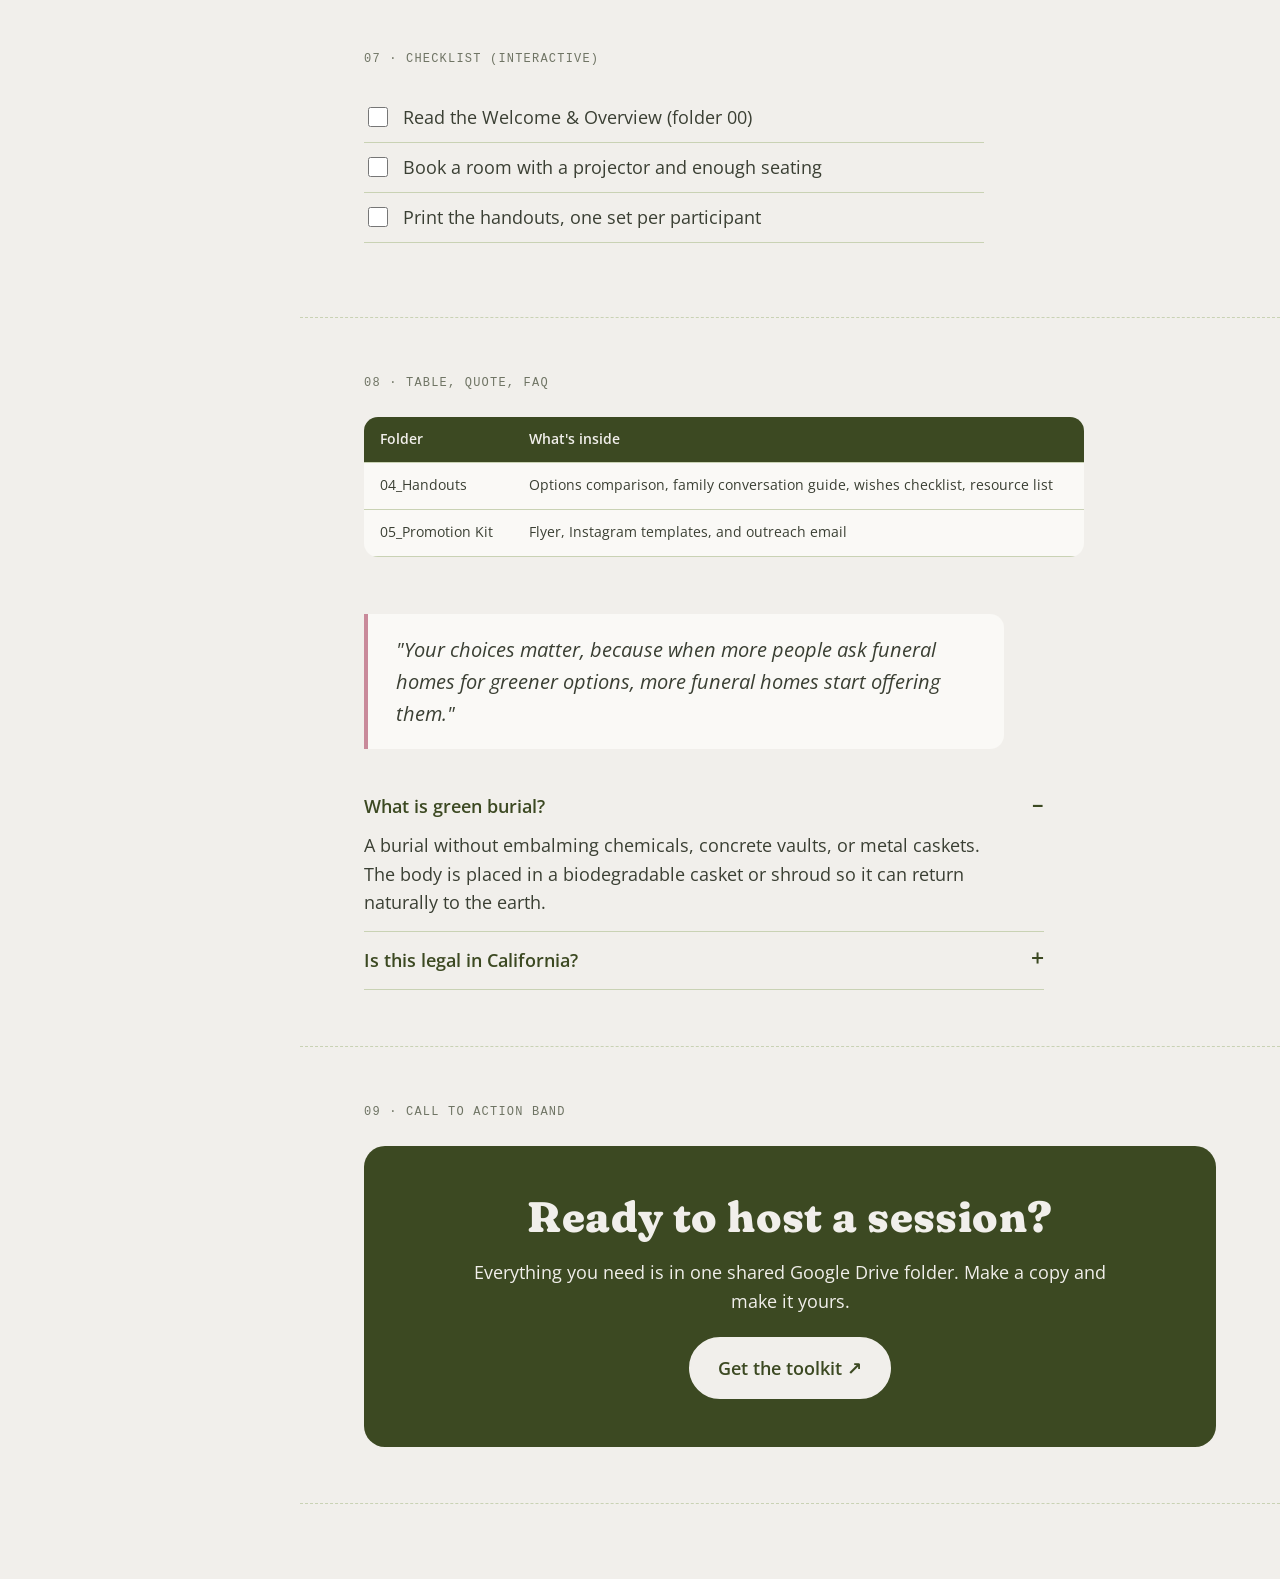
<file: style-guide.html>
<!DOCTYPE html>
<html lang="en">
<head>
<meta charset="UTF-8">
<meta name="viewport" content="width=device-width, initial-scale=1.0">
<title>Style Guide · The Last Gift to Earth</title>
<link rel="preconnect" href="https://fonts.googleapis.com">
<link rel="preconnect" href="https://fonts.gstatic.com" crossorigin>
<link href="https://fonts.googleapis.com/css2?family=Fraunces:opsz,wght,SOFT,WONK@9..144,300..900,0..100,0..1&family=Open+Sans:wght@400;500;600;700&family=Gloock&family=Abril+Fatface&family=DM+Serif+Display&family=Nunito+Sans:wght@400;600;700&family=Lora:wght@400;500;600&display=swap" rel="stylesheet">
<style>
/* =========================================================
   DESIGN TOKENS — edit these (or use the panel on the page)
   ========================================================= */
:root {
  /* Colors (sampled from your poster) */
  --color-bg:        #F1EFEB;  /* paper background */
  --color-surface:   #FAF9F6;  /* cards */
  --color-heading:   #3C4922;  /* deep olive — headings */
  --color-text:      #3A3F33;  /* body text */
  --color-muted:     #6F7464;  /* captions, secondary text */
  --color-leaf:      #6B8A3E;  /* leaf green — links, accents */
  --color-sage:      #C9D2B4;  /* soft sage — tags, borders */
  --color-blossom:   #C98A9A;  /* dusty pink flower */
  --color-lavender:  #9C8FC4;  /* aster purple */
  --color-sun:       #E3C44E;  /* dandelion yellow */

  /* Fonts */
  --font-heading: "Fraunces", Georgia, serif;
  --font-body:    "Open Sans", system-ui, sans-serif;
  --heading-soft: 100;   /* Fraunces "softness" 0–100 */
  --heading-wonk: 1;     /* Fraunces quirky letterforms 0/1 */
  --heading-weight: 800;

  /* Type scale */
  --base-size: 18px;
  --ratio: 1.333;
  --fs-small: calc(var(--base-size) / var(--ratio));
  --fs-body:  var(--base-size);
  --fs-h4:    calc(var(--base-size) * var(--ratio));
  --fs-h3:    calc(var(--fs-h4) * var(--ratio));
  --fs-h2:    calc(var(--fs-h3) * var(--ratio));
  --fs-h1:    calc(var(--fs-h2) * var(--ratio));

  /* Shape */
  --radius: 14px;
  --line-height: 1.6;
}

/* ===================== Base ===================== */
* { box-sizing: border-box; }
body {
  margin: 0;
  background: var(--color-bg);
  color: var(--color-text);
  font-family: var(--font-body);
  font-size: var(--fs-body);
  line-height: var(--line-height);
}
h1, h2, h3, h4, .display {
  font-family: var(--font-heading);
  color: var(--color-heading);
  font-weight: var(--heading-weight);
  font-variation-settings: "SOFT" var(--heading-soft), "WONK" var(--heading-wonk);
  line-height: 1.1;
  letter-spacing: 0.01em;
  margin: 0 0 0.4em;
}
h1 { font-size: var(--fs-h1); }
h2 { font-size: var(--fs-h2); }
h3 { font-size: var(--fs-h3); }
h4 { font-size: var(--fs-h4); }
p  { margin: 0 0 1em; max-width: 65ch; }
small, .small { font-size: var(--fs-small); color: var(--color-muted); }
a { color: var(--color-leaf); text-underline-offset: 3px; }
.eyebrow {
  font-family: var(--font-body);
  font-size: var(--fs-small);
  font-weight: 700;
  letter-spacing: 0.14em;
  text-transform: uppercase;
  color: var(--color-leaf);
}

/* ===================== Guide layout ===================== */
.guide { display: grid; grid-template-columns: 300px 1fr; min-height: 100vh; }
.panel {
  position: sticky; top: 0; height: 100vh; overflow-y: auto;
  background: #fff; border-right: 1px solid var(--color-sage);
  padding: 20px; font-family: "Open Sans", sans-serif; font-size: 14px; color: #333;
}
.panel h2 { font-family: "Open Sans", sans-serif; font-size: 16px; color: #222; font-variation-settings: normal; font-weight: 700; margin-top: 20px; }
.panel label { display: flex; justify-content: space-between; align-items: center; gap: 8px; margin: 8px 0; }
.panel input[type=color] { width: 44px; height: 28px; border: 1px solid #ccc; border-radius: 6px; padding: 0; background: none; }
.panel select, .panel input[type=range] { width: 150px; }
.panel button { width: 100%; padding: 10px; margin-top: 8px; border-radius: 8px; border: 1px solid #333; background: #222; color: #fff; font-weight: 600; cursor: pointer; }
.panel button.secondary { background: #fff; color: #222; }
.panel textarea { width: 100%; height: 160px; font-family: ui-monospace, monospace; font-size: 11px; margin-top: 8px; display: none; }
.panel .hint { font-size: 12px; color: #777; }
main.content { padding: 0 0 80px; overflow: hidden; }
.section { padding: 56px 64px; border-bottom: 1px dashed var(--color-sage); }
.section > .label {
  font-family: ui-monospace, monospace; font-size: 12px; color: var(--color-muted);
  text-transform: uppercase; letter-spacing: 0.1em; margin-bottom: 24px;
}

/* ===================== Sample hero ===================== */
.hero {
  position: relative; text-align: center;
  padding: 150px 64px 250px; background: var(--color-bg);
}
.hero::before, .hero::after {
  content: ""; position: absolute; left: 0; right: 0; pointer-events: none;
  background-repeat: no-repeat; background-size: 100% auto;
}
.hero::before { top: 0; height: 160px; background-image: url("images/botanical-top.png"); background-position: top; }
.hero::after  { bottom: 0; height: 330px; background-image: url("images/botanical-bottom.png"); background-position: bottom; }
.hero h1 { position: relative; z-index: 1; }
.hero p  { margin: 0 auto 1.4em; position: relative; z-index: 1; font-size: calc(var(--fs-body) * 1.15); }
.hero .btn-row { position: relative; z-index: 1; justify-content: center; }

/* ===================== Palette ===================== */
.swatches { display: grid; grid-template-columns: repeat(auto-fill, minmax(150px, 1fr)); gap: 16px; }
.swatch { border-radius: var(--radius); overflow: hidden; background: var(--color-surface); border: 1px solid var(--color-sage); }
.swatch .chip { height: 90px; }
.swatch .meta { padding: 10px 12px; font-size: 13px; }
.swatch .meta b { display: block; color: var(--color-heading); }
.swatch code { color: var(--color-muted); }

/* ===================== Type scale ===================== */
.type-row { display: grid; grid-template-columns: 140px 1fr; align-items: baseline; gap: 24px; padding: 14px 0; border-bottom: 1px solid var(--color-sage); }
.type-row .spec { font-family: ui-monospace, monospace; font-size: 12px; color: var(--color-muted); }
.type-row > :last-child { margin: 0; }

/* ===================== Components ===================== */
.btn-row { display: flex; gap: 14px; flex-wrap: wrap; align-items: center; }
.btn {
  display: inline-flex; align-items: center; gap: 8px;
  padding: 0.8em 1.5em; border-radius: 999px; font-weight: 600;
  font-family: var(--font-body); font-size: var(--fs-body);
  text-decoration: none; border: 2px solid var(--color-heading); cursor: pointer;
  transition: transform .15s ease, background .15s ease;
}
.btn:hover { transform: translateY(-2px); }
.btn-primary { background: var(--color-heading); color: var(--color-bg); }
.btn-secondary { background: transparent; color: var(--color-heading); }
.tag {
  display: inline-block; padding: 4px 12px; border-radius: 999px;
  background: var(--color-sage); color: var(--color-heading);
  font-size: var(--fs-small); font-weight: 600;
}
.tag.pink { background: color-mix(in srgb, var(--color-blossom) 35%, white); }
.tag.purple { background: color-mix(in srgb, var(--color-lavender) 35%, white); }
.tag.yellow { background: color-mix(in srgb, var(--color-sun) 40%, white); }

.cards { display: grid; grid-template-columns: repeat(auto-fill, minmax(260px, 1fr)); gap: 20px; }
.card {
  background: var(--color-surface); border: 1px solid var(--color-sage);
  border-radius: var(--radius); padding: 24px; display: flex; flex-direction: column; gap: 6px;
  transition: box-shadow .2s ease, transform .2s ease;
}
.card:hover { box-shadow: 0 10px 30px rgba(60,73,34,.12); transform: translateY(-3px); }
.card .num { font-family: var(--font-heading); font-variation-settings: "SOFT" var(--heading-soft), "WONK" var(--heading-wonk); font-size: var(--fs-h3); color: var(--color-leaf); font-weight: 800; line-height: 1; }
.card h4 { margin: 4px 0; }
.card p { font-size: var(--fs-small); margin: 0 0 8px; color: var(--color-text); }
.card a { margin-top: auto; font-weight: 600; font-size: var(--fs-small); }

.stats { display: flex; gap: 20px; flex-wrap: wrap; }
.stat { flex: 1 1 160px; text-align: center; padding: 24px; border-radius: var(--radius); background: var(--color-surface); border: 1px solid var(--color-sage); }
.stat .display { font-size: var(--fs-h2); margin: 0; }

.timeline { list-style: none; padding: 0; margin: 0; max-width: 720px; }
.timeline li { display: grid; grid-template-columns: 110px 1fr; gap: 20px; padding: 16px 0; border-left: 3px solid var(--color-sage); padding-left: 24px; position: relative; }
.timeline li::before { content: ""; position: absolute; left: -9px; top: 22px; width: 15px; height: 15px; border-radius: 50%; background: var(--color-leaf); border: 3px solid var(--color-bg); }
.timeline .time { font-weight: 700; color: var(--color-heading); }
.timeline h4 { font-size: calc(var(--fs-body) * 1.15); margin: 0 0 2px; }
.timeline p { margin: 0; font-size: var(--fs-small); }

.checklist { list-style: none; padding: 0; max-width: 620px; }
.checklist label { display: flex; gap: 12px; align-items: flex-start; padding: 10px 0; cursor: pointer; border-bottom: 1px solid var(--color-sage); }
.checklist input { width: 20px; height: 20px; accent-color: var(--color-leaf); margin-top: 4px; }
.checklist input:checked + span { text-decoration: line-through; color: var(--color-muted); }

table { border-collapse: collapse; width: 100%; max-width: 720px; background: var(--color-surface); border-radius: var(--radius); overflow: hidden; }
th, td { text-align: left; padding: 12px 16px; border-bottom: 1px solid var(--color-sage); font-size: var(--fs-small); }
th { background: var(--color-heading); color: var(--color-bg); font-weight: 600; }

blockquote {
  margin: 0; max-width: 640px; padding: 20px 28px; border-left: 4px solid var(--color-blossom);
  background: var(--color-surface); border-radius: 0 var(--radius) var(--radius) 0;
  font-style: italic; font-size: calc(var(--fs-body) * 1.1);
}

details { max-width: 680px; border-bottom: 1px solid var(--color-sage); padding: 14px 0; }
summary { cursor: pointer; font-weight: 600; color: var(--color-heading); list-style: none; display: flex; justify-content: space-between; }
summary::after { content: "+"; font-size: 1.3em; line-height: 1; }
details[open] summary::after { content: "–"; }
details p { margin: 10px 0 0; }

.cta-band {
  background: var(--color-heading); color: var(--color-bg);
  border-radius: calc(var(--radius) * 1.5); padding: 48px; text-align: center;
}
.cta-band h2 { color: var(--color-bg); }
.cta-band p { margin: 0 auto 1.2em; }
.cta-band .btn-primary { background: var(--color-bg); color: var(--color-heading); border-color: var(--color-bg); }

@media (max-width: 900px) {
  .guide { grid-template-columns: 1fr; }
  .panel { position: static; height: auto; }
  .section { padding: 40px 24px; }
  .hero { padding: 120px 24px 200px; }
}
</style>
</head>
<body>
<div class="guide">

  <!-- ============ Live controls ============ -->
  <aside class="panel">
    <strong style="font-size:17px">Style controls</strong>
    <p class="hint">Change anything here and the page updates live. When you're happy, click "Copy CSS" and paste the result back to me.</p>

    <h2>Colors</h2>
    <div id="colorControls"></div>

    <h2>Fonts</h2>
    <label>Headings
      <select data-var="--font-heading">
        <option value='"Fraunces", Georgia, serif'>Fraunces (soft retro)</option>
        <option value='"Gloock", Georgia, serif'>Gloock</option>
        <option value='"Abril Fatface", Georgia, serif'>Abril Fatface</option>
        <option value='"DM Serif Display", Georgia, serif'>DM Serif Display</option>
        <option value='"Lora", Georgia, serif'>Lora</option>
      </select>
    </label>
    <label>Body
      <select data-var="--font-body">
        <option value='"Open Sans", system-ui, sans-serif'>Open Sans</option>
        <option value='"Nunito Sans", system-ui, sans-serif'>Nunito Sans</option>
        <option value='"Lora", Georgia, serif'>Lora</option>
      </select>
    </label>
    <label>Heading softness <input type="range" min="0" max="100" step="5" data-var="--heading-soft" value="100"></label>
    <label>Quirky letters <input type="range" min="0" max="1" step="1" data-var="--heading-wonk" value="1"></label>
    <label>Heading weight <input type="range" min="400" max="900" step="100" data-var="--heading-weight" value="800"></label>
    <p class="hint">Softness / quirky only affect Fraunces.</p>

    <h2>Sizes</h2>
    <label>Base size <span><input type="range" min="15" max="22" step="1" data-var="--base-size" data-unit="px" value="18"> <output id="baseOut">18px</output></span></label>
    <label>Scale ratio
      <select data-var="--ratio">
        <option value="1.2">1.2 (subtle)</option>
        <option value="1.25">1.25</option>
        <option value="1.333" selected>1.333 (default)</option>
        <option value="1.414">1.414 (dramatic)</option>
      </select>
    </label>
    <label>Corner radius <input type="range" min="0" max="28" step="2" data-var="--radius" data-unit="px" value="14"></label>

    <button id="copyBtn">Copy CSS</button>
    <button id="resetBtn" class="secondary">Reset</button>
    <textarea id="cssOut" readonly></textarea>
  </aside>

  <!-- ============ Samples ============ -->
  <main class="content">

    <section class="hero">
      <p class="eyebrow">A free toolkit for organizations</p>
      <h1>The Last Gift<br>to Earth</h1>
      <p>A program for starting conversations about green burial and end-of-life choices.</p>
      <div class="btn-row">
        <a class="btn btn-primary" href="#">Open the toolkit ↗</a>
        <a class="btn btn-secondary" href="#">How it works</a>
      </div>
    </section>

    <section class="section">
      <div class="label">01 · Color palette</div>
      <div class="swatches" id="swatches"></div>
    </section>

    <section class="section">
      <div class="label">02 · Typography scale</div>
      <div class="type-row"><span class="spec" data-size="--fs-h1">H1</span><h1>What is Green Burial?</h1></div>
      <div class="type-row"><span class="spec" data-size="--fs-h2">H2</span><h2>Why this project exists</h2></div>
      <div class="type-row"><span class="spec" data-size="--fs-h3">H3</span><h3>What's in this toolkit</h3></div>
      <div class="type-row"><span class="spec" data-size="--fs-h4">H4</span><h4>Facilitator Guide</h4></div>
      <div class="type-row"><span class="spec" data-size="--fs-body">Body</span><p>Most people never think about what happens to their body after death. When the time comes, families often have only a few days to decide, so they choose the default.</p></div>
      <div class="type-row"><span class="spec" data-size="--fs-small">Small</span><small>Session length about 45 minutes · Group size 8–30 people</small></div>
      <div class="type-row"><span class="spec" data-size="--fs-small">Eyebrow</span><span class="eyebrow">Step 1 · Review the materials</span></div>
      <div class="type-row"><span class="spec">Link</span><p>Read the <a href="#">Facilitator Guide</a> before your session.</p></div>
    </section>

    <section class="section">
      <div class="label">03 · Buttons & tags</div>
      <div class="btn-row">
        <a class="btn btn-primary" href="#">Open Google Drive ↗</a>
        <a class="btn btn-secondary" href="#">Read the guide</a>
        <span class="tag">Folder 01</span>
        <span class="tag pink">Optional</span>
        <span class="tag purple">Print</span>
        <span class="tag yellow">New</span>
      </div>
    </section>

    <section class="section">
      <div class="label">04 · Stats</div>
      <div class="stats">
        <div class="stat"><p class="display">45</p><small>minutes per session</small></div>
        <div class="stat"><p class="display">8–30</p><small>participants</small></div>
        <div class="stat"><p class="display">Free</p><small>plus optional diorama materials</small></div>
      </div>
    </section>

    <section class="section">
      <div class="label">05 · Toolkit cards</div>
      <div class="cards">
        <article class="card">
          <span class="num">01</span>
          <h4>Facilitator Guide</h4>
          <p>Session plan, script, and tips for discussing death gently.</p>
          <a href="#">Open folder ↗</a>
        </article>
        <article class="card">
          <span class="num">02</span>
          <h4>Presentation</h4>
          <p>Editable slides with speaker notes.</p>
          <a href="#">Open folder ↗</a>
        </article>
        <article class="card">
          <span class="num">03</span>
          <h4>Activity <span class="tag pink">Optional</span></h4>
          <p>Diorama build guide, printable poster, and quiz.</p>
          <a href="#">Open folder ↗</a>
        </article>
      </div>
    </section>

    <section class="section">
      <div class="label">06 · Session timeline</div>
      <ol class="timeline">
        <li><span class="time">0–5 min</span><div><h4>Welcome & introduction</h4><p>Make people feel safe and comfortable.</p></div></li>
        <li><span class="time">5–15 min</span><div><h4>The problem</h4><p>Show the environmental cost of conventional options.</p></div></li>
        <li><span class="time">15–25 min</span><div><h4>The options</h4><p>Introduce greener alternatives.</p></div></li>
      </ol>
    </section>

    <section class="section">
      <div class="label">07 · Checklist (interactive)</div>
      <ul class="checklist">
        <li><label><input type="checkbox"><span>Read the Welcome & Overview (folder 00)</span></label></li>
        <li><label><input type="checkbox"><span>Book a room with a projector and enough seating</span></label></li>
        <li><label><input type="checkbox"><span>Print the handouts, one set per participant</span></label></li>
      </ul>
    </section>

    <section class="section">
      <div class="label">08 · Table, quote, FAQ</div>
      <table>
        <thead><tr><th>Folder</th><th>What's inside</th></tr></thead>
        <tbody>
          <tr><td>04_Handouts</td><td>Options comparison, family conversation guide, wishes checklist, resource list</td></tr>
          <tr><td>05_Promotion Kit</td><td>Flyer, Instagram templates, and outreach email</td></tr>
        </tbody>
      </table>
      <br><br>
      <blockquote>"Your choices matter, because when more people ask funeral homes for greener options, more funeral homes start offering them."</blockquote>
      <br>
      <details open>
        <summary>What is green burial?</summary>
        <p>A burial without embalming chemicals, concrete vaults, or metal caskets. The body is placed in a biodegradable casket or shroud so it can return naturally to the earth.</p>
      </details>
      <details>
        <summary>Is this legal in California?</summary>
        <p>Answer goes here.</p>
      </details>
    </section>

    <section class="section">
      <div class="label">09 · Call to action band</div>
      <div class="cta-band">
        <h2>Ready to host a session?</h2>
        <p>Everything you need is in one shared Google Drive folder. Make a copy and make it yours.</p>
        <a class="btn btn-primary" href="#">Get the toolkit ↗</a>
      </div>
    </section>

  </main>
</div>

<script>
const root = document.documentElement;
const colors = {
  "--color-bg": "Background",
  "--color-surface": "Card surface",
  "--color-heading": "Headings (olive)",
  "--color-text": "Body text",
  "--color-muted": "Muted text",
  "--color-leaf": "Leaf green (links)",
  "--color-sage": "Sage (borders/tags)",
  "--color-blossom": "Blossom pink",
  "--color-lavender": "Lavender",
  "--color-sun": "Sun yellow"
};
const defaults = {};
const get = v => getComputedStyle(root).getPropertyValue(v).trim();

// Build color pickers + swatches
const controls = document.getElementById("colorControls");
const swatches = document.getElementById("swatches");
for (const [v, name] of Object.entries(colors)) {
  defaults[v] = get(v);
  const label = document.createElement("label");
  label.innerHTML = `<span>${name}</span><input type="color" value="${get(v)}" data-var="${v}">`;
  controls.appendChild(label);

  const sw = document.createElement("div");
  sw.className = "swatch";
  sw.innerHTML = `<div class="chip" style="background:var(${v})"></div><div class="meta"><b>${name}</b><code data-hex="${v}">${get(v)}</code></div>`;
  swatches.appendChild(sw);
}

// Remember non-color defaults
document.querySelectorAll(".panel [data-var]").forEach(el => {
  if (!(el.dataset.var in defaults)) defaults[el.dataset.var] = get(el.dataset.var);
});

function updateLabels() {
  document.querySelectorAll("[data-hex]").forEach(c => c.textContent = get(c.dataset.hex).toUpperCase());
  document.querySelectorAll("[data-size]").forEach(s => {
    const tmp = document.createElement("div");
    tmp.style.fontSize = `var(${s.dataset.size})`;
    document.body.appendChild(tmp);
    const px = Math.round(parseFloat(getComputedStyle(tmp).fontSize));
    tmp.remove();
    s.textContent = s.textContent.split(" ·")[0] + " · " + px + "px";
  });
  document.getElementById("baseOut").textContent = get("--base-size");
}

document.querySelectorAll(".panel [data-var]").forEach(el => {
  el.addEventListener("input", () => {
    root.style.setProperty(el.dataset.var, el.value + (el.dataset.unit || ""));
    updateLabels();
  });
});

document.getElementById("copyBtn").addEventListener("click", () => {
  const vars = Object.keys(defaults).map(v => `  ${v}: ${get(v)};`).join("\n");
  const css = `:root {\n${vars}\n}`;
  const out = document.getElementById("cssOut");
  out.value = css; out.style.display = "block"; out.select();
  if (navigator.clipboard) navigator.clipboard.writeText(css).catch(() => {});
  document.getElementById("copyBtn").textContent = "Copied ✓ (also shown below)";
  setTimeout(() => document.getElementById("copyBtn").textContent = "Copy CSS", 2000);
});

document.getElementById("resetBtn").addEventListener("click", () => location.reload());

if (document.fonts) document.fonts.ready.then(updateLabels);
updateLabels();
</script>
</body>
</html>
</file>
<file: style.css>
/* =========================================================
   The Last Gift to Earth — site styles
   Tokens and rules follow DESIGN.md
   ========================================================= */
:root {
  /* Colors */
  --color-bg:       #F1EFEB;
  --color-surface:  #FAF9F6;
  --color-heading:  #3C4922;
  --color-text:     #3A3F33;
  --color-muted:    #6F7464;
  --color-leaf:     #6B8A3E;
  --color-sage:     #C9D2B4;
  --color-blossom:  #C98A9A;
  --color-lavender: #9C8FC4;
  --color-sun:      #E3C44E;
  --color-tint:     #E9E7DF;  /* alternating section background */

  /* Fonts */
  --font-heading: "Fraunces", Georgia, serif;
  --font-body:    "Open Sans", system-ui, sans-serif;
  --heading-soft: 100;
  --heading-wonk: 1;
  --heading-weight: 800;

  /* Type scale */
  --base-size: 18px;
  --ratio: 1.333;
  --fs-small: calc(var(--base-size) / var(--ratio));
  --fs-body:  var(--base-size);
  --fs-h4:    calc(var(--base-size) * var(--ratio));
  --fs-h3:    calc(var(--fs-h4) * var(--ratio));
  --fs-h2:    calc(var(--fs-h3) * var(--ratio));
  --fs-h1:    calc(var(--fs-h2) * var(--ratio));

  /* Shape */
  --radius: 14px;
  --line-height: 1.6;
  --container: 1120px;
  --header-h: 72px;
}

/* ===================== Base ===================== */
*, *::before, *::after { box-sizing: border-box; }
html { scroll-behavior: smooth; scroll-padding-top: calc(var(--header-h) + 16px); }
body {
  margin: 0;
  background: var(--color-bg);
  color: var(--color-text);
  font-family: var(--font-body);
  font-size: var(--fs-body);
  line-height: var(--line-height);
  -webkit-font-smoothing: antialiased;
}
img { max-width: 100%; display: block; }

h1, h2, h3, h4, .display, .num, .brand, .pager-title, .footer-brand {
  font-family: var(--font-heading);
  color: var(--color-heading);
  font-weight: var(--heading-weight);
  font-variation-settings: "SOFT" var(--heading-soft), "WONK" var(--heading-wonk);
  line-height: 1.1;
  letter-spacing: 0.01em;
}
h1, h2, h3, h4 { margin: 0 0 0.45em; }
h1 { font-size: var(--fs-h1); }
h2 { font-size: var(--fs-h2); }
h3 { font-size: var(--fs-h4); }           /* card & sub-section titles */
h4 { font-size: calc(var(--fs-body) * 1.15); }
p  { margin: 0 0 1em; }
.lead { font-size: calc(var(--fs-body) * 1.15); }
.small, small { font-size: var(--fs-small); color: var(--color-muted); }
.muted { color: var(--color-muted); }
strong { color: var(--color-heading); font-weight: 700; }

a { color: var(--color-leaf); text-underline-offset: 3px; text-decoration-thickness: 1.5px; }
a:hover { color: var(--color-heading); }
:focus-visible { outline: 3px solid var(--color-leaf); outline-offset: 3px; border-radius: 4px; }

.eyebrow {
  font-family: var(--font-body);
  font-size: var(--fs-small);
  font-weight: 700;
  letter-spacing: 0.14em;
  text-transform: uppercase;
  color: var(--color-leaf);
  margin-bottom: 0.8em;
  display: flex; align-items: center; gap: 12px; flex-wrap: wrap;
}
.center-text .eyebrow, .hero .eyebrow { justify-content: center; }

.sr-only { position: absolute; width: 1px; height: 1px; overflow: hidden; clip: rect(0 0 0 0); white-space: nowrap; }
.skip-link { position: absolute; left: -999px; top: 8px; background: var(--color-heading); color: var(--color-bg); padding: 8px 16px; border-radius: 999px; z-index: 100; }
.skip-link:focus { left: 16px; }

/* ===================== Layout ===================== */
.container { width: min(var(--container), 100% - 48px); margin-inline: auto; }
.container.narrow { width: min(780px, 100% - 48px); }
.section { padding: 80px 0; }
.section.tint { background: var(--color-tint); }
.section-head { max-width: 680px; margin-bottom: 40px; }
.center-text { text-align: center; }
.center-text p { margin-inline: auto; }
.mt-md { margin-top: 32px !important; }
.mt-lg { margin-top: 56px !important; }
.two-col { display: grid; grid-template-columns: 1fr 1fr; gap: 56px; }

/* ===================== Header ===================== */
.site-header {
  position: sticky; top: 0; z-index: 50;
  background: color-mix(in srgb, var(--color-bg) 88%, transparent);
  backdrop-filter: blur(10px); -webkit-backdrop-filter: blur(10px);
  border-bottom: 1px solid var(--color-sage);
}
.header-inner { display: flex; align-items: center; justify-content: space-between; height: var(--header-h); }
.brand { font-size: 1.35rem; text-decoration: none; }
.brand span { color: var(--color-leaf); }
.site-nav ul { list-style: none; margin: 0; padding: 0; }
.site-nav > ul { display: flex; align-items: center; gap: 6px; }
.site-nav a, .dropdown-toggle {
  display: block; padding: 8px 14px; border-radius: 999px;
  color: var(--color-heading); text-decoration: none; font-weight: 600; font-size: calc(var(--fs-body) * 0.9);
  font-family: var(--font-body); background: none; border: 0; cursor: pointer;
}
.site-nav a:hover, .dropdown-toggle:hover { background: var(--color-sage); color: var(--color-heading); }
.site-nav a[aria-current="page"], .has-dropdown.is-active > .dropdown-toggle { background: var(--color-sage); }
.site-nav .btn { margin-left: 8px; color: var(--color-bg); background: var(--color-heading); }
.site-nav .btn:hover { background: var(--color-leaf); border-color: var(--color-leaf); color: var(--color-bg); }

.has-dropdown { position: relative; }
.dropdown {
  position: absolute; top: calc(100% + 8px); left: 50%; transform: translateX(-50%);
  min-width: 260px; padding: 8px !important;
  background: var(--color-surface); border: 1px solid var(--color-sage); border-radius: var(--radius);
  box-shadow: 0 16px 40px rgba(60,73,34,.15);
  opacity: 0; visibility: hidden; transition: opacity .15s ease, visibility .15s;
}
.has-dropdown.open .dropdown,
.has-dropdown:hover .dropdown,
.has-dropdown:focus-within .dropdown { opacity: 1; visibility: visible; }
.dropdown a { border-radius: 10px; font-weight: 500; }
.dropdown .num { font-size: 1rem; color: var(--color-leaf); margin-right: 6px; }

.nav-toggle { display: none; background: none; border: 0; padding: 10px; cursor: pointer; }
.nav-toggle .bar { display: block; width: 24px; height: 2px; background: var(--color-heading); margin: 5px 0; transition: transform .2s ease, opacity .2s ease; }
.nav-toggle[aria-expanded="true"] .bar:nth-child(2) { transform: translateY(7px) rotate(45deg); }
.nav-toggle[aria-expanded="true"] .bar:nth-child(3) { opacity: 0; }
.nav-toggle[aria-expanded="true"] .bar:nth-child(4) { transform: translateY(-7px) rotate(-45deg); }

/* ===================== Buttons & tags ===================== */
.btn-row { display: flex; gap: 14px; flex-wrap: wrap; align-items: center; }
.btn-row.center { justify-content: center; }
.btn {
  display: inline-flex; align-items: center; gap: 8px;
  padding: 0.8em 1.5em; border-radius: 999px; font-weight: 600;
  font-family: var(--font-body); font-size: var(--fs-body); line-height: 1.2;
  text-decoration: none; border: 2px solid var(--color-heading); cursor: pointer;
  transition: transform .15s ease, background .15s ease, color .15s ease;
}
.btn:hover { transform: translateY(-2px); }
.btn-sm { padding: 0.55em 1.1em; font-size: var(--fs-small); }
.btn-primary { background: var(--color-heading); color: var(--color-bg); }
.btn-primary:hover { color: var(--color-bg); background: var(--color-leaf); border-color: var(--color-leaf); }
.btn-secondary { background: transparent; color: var(--color-heading); }
.btn-secondary:hover { background: var(--color-heading); color: var(--color-bg); }
.link-btn { background: none; border: 0; padding: 0; color: var(--color-leaf); text-decoration: underline; cursor: pointer; font: inherit; }

.tag {
  display: inline-block; padding: 3px 12px; border-radius: 999px;
  background: var(--color-sage); color: var(--color-heading);
  font-family: var(--font-body); font-size: var(--fs-small); font-weight: 600;
  letter-spacing: 0; text-transform: none; line-height: 1.5; white-space: nowrap;
}
.tag.pink   { background: color-mix(in srgb, var(--color-blossom) 35%, white); }
.tag.purple { background: color-mix(in srgb, var(--color-lavender) 35%, white); }
.tag.yellow { background: color-mix(in srgb, var(--color-sun) 40%, white); }

/* ===================== Hero (home) ===================== */
.hero { position: relative; text-align: center; overflow: hidden; }
.hero .botanical { width: 100%; height: auto; pointer-events: none; user-select: none; }
.hero .botanical.bottom { margin-top: -40px; }
.hero-inner { position: relative; z-index: 1; padding-top: 8px; }
.hero h1 { font-size: clamp(2.6rem, 7vw, calc(var(--fs-h1) * 1.25)); }
.hero .lead { max-width: 640px; margin: 0 auto 1.6em; }

/* ===================== Page hero (inner pages) ===================== */
.page-hero {
  padding: 64px 0 56px;
  border-bottom: 1px dashed var(--color-sage);
  background:
    radial-gradient(ellipse at 100% 0%, color-mix(in srgb, var(--color-sage) 55%, transparent), transparent 55%),
    radial-gradient(ellipse at 0% 100%, color-mix(in srgb, var(--color-blossom) 14%, transparent), transparent 50%);
}
.page-hero h1 { max-width: 820px; }
.page-hero .lead { max-width: 640px; }

/* Stepper */
.stepper { list-style: none; padding: 0; margin: 0 0 40px; display: flex; gap: 6px; flex-wrap: wrap; counter-reset: none; }
.stepper li { position: relative; }
.stepper a {
  display: grid; place-items: center; width: 44px; height: 44px; border-radius: 50%;
  font-family: var(--font-heading); font-variation-settings: "SOFT" 100, "WONK" 1; font-weight: 700;
  text-decoration: none; color: var(--color-heading);
  background: var(--color-surface); border: 2px solid var(--color-sage);
  transition: transform .15s ease, border-color .15s ease;
}
.stepper a:hover { transform: translateY(-2px); border-color: var(--color-leaf); }
.stepper a.ready { border-color: var(--color-leaf); }
.stepper a.soon { color: var(--color-muted); border-style: dashed; }
.stepper a.updating { border-color: var(--color-sun); }
.stepper a.current { background: var(--color-heading); border-color: var(--color-heading); color: var(--color-bg); }

/* ===================== Cards ===================== */
.cards { display: grid; grid-template-columns: repeat(auto-fill, minmax(240px, 1fr)); gap: 20px; }
.cards-3 { grid-template-columns: repeat(3, 1fr); }
.cards-4 { grid-template-columns: repeat(4, 1fr); }
.card {
  background: var(--color-surface); border: 1px solid var(--color-sage);
  border-radius: var(--radius); padding: 24px; display: flex; flex-direction: column; gap: 4px;
  transition: box-shadow .2s ease, transform .2s ease;
}
.card h3 { margin: 4px 0 6px; }
.card p { font-size: var(--fs-small); margin: 0; }
.card .num { font-size: var(--fs-h3); color: var(--color-leaf); line-height: 1; }
.step-card { text-decoration: none; color: var(--color-text); }
.step-card:hover { box-shadow: 0 10px 30px rgba(60,73,34,.12); transform: translateY(-3px); color: var(--color-text); }
.step-card .card-foot { margin-top: auto; padding-top: 16px; display: flex; justify-content: space-between; align-items: center; }
.step-card .arrow { color: var(--color-heading); font-size: 1.3rem; transition: transform .2s ease; }
.step-card:hover .arrow { transform: translateX(4px); }
.step-card.is-soon { background: transparent; border-style: dashed; }
.step-card.is-soon .num { color: var(--color-muted); }

.intro-card {
  background: var(--color-surface); border: 1px solid var(--color-sage); border-radius: var(--radius);
  padding: 28px 32px; font-size: calc(var(--fs-body) * 1.05); font-style: italic;
  border-left: 4px solid var(--color-leaf);
}
.intro-card p:last-child { margin: 0; }

.feature {
  background: var(--color-heading); color: var(--color-bg);
  border-radius: calc(var(--radius) * 1.5); padding: 36px 40px;
}
.feature h3 { color: var(--color-bg); font-size: var(--fs-h3); margin-top: 12px; }
.feature .leaf-list li::before { background: var(--color-sage); }
.feature strong { color: var(--color-bg); }

/* ===================== Lists ===================== */
.leaf-list { list-style: none; padding: 0; margin: 0 0 1em; }
.leaf-list li { position: relative; padding-left: 26px; margin-bottom: 10px; }
.leaf-list li::before {
  content: ""; position: absolute; left: 2px; top: 0.55em;
  width: 11px; height: 11px; background: var(--color-leaf);
  border-radius: 0 70% 0 70%;   /* little leaf shape */
}
.card .leaf-list li { font-size: var(--fs-small); margin-bottom: 8px; }

.simple-steps { padding-left: 1.3em; }
.simple-steps li { margin-bottom: 8px; padding-left: 4px; }
.simple-steps li::marker { color: var(--color-leaf); font-weight: 700; }

.numbered-steps { list-style: none; padding: 0; margin: 0; display: grid; grid-template-columns: repeat(4, 1fr); gap: 24px; counter-reset: step; }
.numbered-steps li { counter-increment: step; padding-top: 64px; position: relative; }
.numbered-steps li::before {
  content: counter(step); position: absolute; top: 0; left: 0;
  width: 48px; height: 48px; border-radius: 50%; display: grid; place-items: center;
  background: var(--color-heading); color: var(--color-bg);
  font-family: var(--font-heading); font-variation-settings: "SOFT" 100, "WONK" 1; font-weight: 800; font-size: 1.3rem;
}
.numbered-steps h3 { margin-bottom: 4px; }
.numbered-steps p { font-size: var(--fs-small); margin: 0; }

.doc-list { list-style: none; padding: 0; margin: 0; display: flex; flex-direction: column; gap: 10px; }
.doc-list li {
  display: flex; align-items: center; gap: 10px;
  background: var(--color-surface); border: 1px solid var(--color-sage); border-radius: 10px; padding: 12px 16px;
}
.doc-list li::before { content: "📄"; }
.doc-list a { font-weight: 600; }

/* ===================== Stats ===================== */
.stats { display: grid; grid-template-columns: repeat(3, 1fr); gap: 20px; }
.stat { text-align: center; padding: 28px 20px; border-radius: var(--radius); background: var(--color-surface); border: 1px solid var(--color-sage); }
.stat .display { font-size: var(--fs-h2); margin: 0 0 4px; }
.stat p.small { margin: 0; }

/* ===================== Timeline ===================== */
.timeline { list-style: none; padding: 0; margin: 0; }
.timeline > li {
  display: grid; grid-template-columns: 110px 1fr; gap: 20px;
  padding: 6px 0 6px 28px; border-left: 3px solid var(--color-sage); position: relative;
}
.timeline > li::before {
  content: ""; position: absolute; left: -9px; top: 26px; width: 15px; height: 15px;
  border-radius: 50%; background: var(--color-leaf); border: 3px solid var(--color-bg);
}
.timeline .time { font-weight: 700; color: var(--color-heading); padding-top: 18px; font-size: var(--fs-small); }
.timeline details {
  background: var(--color-surface); border: 1px solid var(--color-sage); border-radius: var(--radius);
  padding: 16px 20px; margin-bottom: 10px; transition: box-shadow .2s ease;
}
.timeline details[open] { box-shadow: 0 8px 24px rgba(60,73,34,.08); }
.timeline summary { cursor: pointer; list-style: none; display: grid; grid-template-columns: 1fr auto; column-gap: 12px; }
.timeline summary::-webkit-details-marker { display: none; }
.timeline summary::after { content: "+"; grid-row: 1 / span 2; grid-column: 2; align-self: center; font-size: 1.5rem; color: var(--color-heading); line-height: 1; }
.timeline details[open] summary::after { content: "–"; }
.t-title { font-family: var(--font-heading); font-variation-settings: "SOFT" 100, "WONK" 1; font-weight: 800; color: var(--color-heading); font-size: calc(var(--fs-body) * 1.2); }
.t-meta { font-size: var(--fs-small); color: var(--color-muted); }
.timeline details > *:not(summary) { margin-top: 14px; }
.timeline details blockquote { font-size: var(--fs-body); }

/* ===================== Quote ===================== */
blockquote {
  margin: 0; padding: 18px 26px; border-left: 4px solid var(--color-blossom);
  background: var(--color-surface); border-radius: 0 var(--radius) var(--radius) 0;
  font-style: italic; font-size: calc(var(--fs-body) * 1.1); text-align: left;
}
.center-text blockquote { font-size: calc(var(--fs-body) * 1.3); }

/* ===================== Table ===================== */
.table-wrap { overflow-x: auto; border-radius: var(--radius); border: 1px solid var(--color-sage); }
table { border-collapse: collapse; width: 100%; background: var(--color-surface); }
th, td { text-align: left; padding: 14px 18px; border-bottom: 1px solid var(--color-sage); font-size: var(--fs-small); vertical-align: middle; }
tr:last-child td { border-bottom: 0; }
th { background: var(--color-heading); color: var(--color-bg); font-weight: 600; }
td a { font-weight: 600; }

/* ===================== Checklist ===================== */
.progress { margin-bottom: 32px; }
.progress-bar { height: 10px; background: var(--color-sage); border-radius: 999px; overflow: hidden; margin-bottom: 8px; }
.progress-bar span { display: block; height: 100%; width: 0; background: var(--color-leaf); border-radius: 999px; transition: width .3s ease; }
.check-group { margin-bottom: 40px; }
.check-group .eyebrow { margin-bottom: 0.3em; }
.checklist { list-style: none; padding: 0; margin: 0; }
.checklist label { display: flex; gap: 14px; align-items: flex-start; padding: 12px 0; cursor: pointer; border-bottom: 1px solid var(--color-sage); }
.checklist input { flex: none; width: 20px; height: 20px; accent-color: var(--color-leaf); margin-top: 4px; cursor: pointer; }
.checklist input:checked + span { text-decoration: line-through; color: var(--color-muted); }

/* ===================== FAQ ===================== */
.faq-group { margin: 40px 0 8px; font-size: calc(var(--fs-body) * 1.2); color: var(--color-leaf); }
details.faq { border-bottom: 1px solid var(--color-sage); padding: 16px 0; }
details.faq summary { cursor: pointer; font-weight: 600; color: var(--color-heading); list-style: none; display: flex; justify-content: space-between; gap: 16px; }
details.faq summary::-webkit-details-marker { display: none; }
details.faq summary::after { content: "+"; font-size: 1.4em; line-height: 1; }
details.faq[open] summary::after { content: "–"; }
details.faq p { margin: 10px 0 0; }
.pending { color: var(--color-muted); font-style: italic; }

/* ===================== Placeholder ===================== */
.placeholder {
  text-align: center; padding: 56px 32px;
  border: 2px dashed var(--color-sage); border-radius: calc(var(--radius) * 1.5);
  background: color-mix(in srgb, var(--color-surface) 60%, transparent);
}
.placeholder-icon { font-size: 2.5rem; margin: 0 0 8px; }
.placeholder p { max-width: 520px; margin-inline: auto; }

.embed { position: relative; aspect-ratio: 16 / 9; border-radius: var(--radius); overflow: hidden; border: 1px solid var(--color-sage); }
.embed iframe { position: absolute; inset: 0; width: 100%; height: 100%; border: 0; }

/* ===================== CTA band ===================== */
.cta-band {
  background: var(--color-heading); color: var(--color-bg);
  border-radius: calc(var(--radius) * 1.5); padding: 56px 40px; text-align: center;
}
.cta-band h2 { color: var(--color-bg); }
.cta-band p { max-width: 560px; margin: 0 auto 1.4em; }
.cta-band .btn-primary { background: var(--color-bg); color: var(--color-heading); border-color: var(--color-bg); }
.cta-band .btn-primary:hover { background: var(--color-sage); border-color: var(--color-sage); color: var(--color-heading); }

/* ===================== Pager ===================== */
.pager { display: flex; justify-content: space-between; gap: 20px; padding: 24px 0 80px; }
.pager-link {
  flex: 1; max-width: 340px; display: flex; flex-direction: column; gap: 4px;
  padding: 20px 24px; border-radius: var(--radius); border: 1px solid var(--color-sage);
  background: var(--color-surface); text-decoration: none; transition: transform .2s ease, box-shadow .2s ease;
}
.pager-link:hover { transform: translateY(-3px); box-shadow: 0 10px 30px rgba(60,73,34,.12); }
.pager-link.next { text-align: right; margin-left: auto; }
.pager-title { font-size: var(--fs-h4); }

/* ===================== Footer ===================== */
.site-footer { background: var(--color-heading); color: var(--color-bg); padding: 56px 0 24px; }
.site-footer a { color: var(--color-bg); }
.site-footer a:hover { color: var(--color-sage); }
.site-footer .small { color: color-mix(in srgb, var(--color-bg) 75%, transparent); }
.footer-inner { display: grid; grid-template-columns: 2fr 1fr 1fr; gap: 40px; }
.footer-brand { color: var(--color-bg); font-size: var(--fs-h4); margin: 0 0 8px; }
.footer-label { font-weight: 700; font-size: var(--fs-small); letter-spacing: .14em; text-transform: uppercase; color: var(--color-sage); margin-bottom: 10px; }
.site-footer ul { list-style: none; padding: 0; margin: 0; display: grid; gap: 6px; font-size: var(--fs-small); }
.footer-bottom { border-top: 1px solid color-mix(in srgb, var(--color-bg) 20%, transparent); margin-top: 40px; padding-top: 20px; }

/* ===================== Reveal animation ===================== */
.js .reveal { opacity: 0; transform: translateY(16px); transition: opacity .6s ease, transform .6s ease; }
.js .reveal.is-visible { opacity: 1; transform: none; }
@media (prefers-reduced-motion: reduce) {
  html { scroll-behavior: auto; }
  .js .reveal { opacity: 1; transform: none; transition: none; }
  * { transition: none !important; }
}

/* ===================== Responsive ===================== */
@media (max-width: 960px) {
  .cards-4 { grid-template-columns: repeat(2, 1fr); }
  .cards-3 { grid-template-columns: 1fr; }
  .numbered-steps { grid-template-columns: repeat(2, 1fr); }
  .two-col { grid-template-columns: 1fr; gap: 40px; }
  .footer-inner { grid-template-columns: 1fr 1fr; }
  .footer-inner > :first-child { grid-column: 1 / -1; }
}

@media (max-width: 820px) {
  :root { --base-size: 17px; --ratio: 1.25; }
  .nav-toggle { display: block; }
  .site-nav {
    position: absolute; top: var(--header-h); left: 0; right: 0;
    background: var(--color-bg); border-bottom: 1px solid var(--color-sage);
    padding: 12px 24px 24px; display: none; max-height: calc(100vh - var(--header-h)); overflow-y: auto;
  }
  .site-nav.open { display: block; }
  .site-nav > ul { flex-direction: column; align-items: stretch; gap: 2px; }
  .dropdown-toggle { width: 100%; text-align: left; }
  .dropdown { position: static; transform: none; opacity: 1; visibility: visible; box-shadow: none; border: 0; background: transparent; padding: 0 0 0 12px !important; display: none; }
  .has-dropdown.open .dropdown { display: block; }
  .has-dropdown:hover .dropdown { display: none; }
  .has-dropdown.open:hover .dropdown { display: block; }
  .site-nav .btn { margin: 12px 0 0; justify-content: center; }
  .section { padding: 56px 0; }
  .stats { grid-template-columns: 1fr; }
  .timeline > li { grid-template-columns: 1fr; gap: 0; padding-left: 20px; }
  .timeline .time { padding-top: 10px; }
  .timeline > li::before { top: 14px; }
  .pager { flex-direction: column; }
  .pager-link { max-width: none; }
  .hero .botanical.bottom { margin-top: -10px; }
}

@media (max-width: 560px) {
  .cards-4, .numbered-steps { grid-template-columns: 1fr; }
  .footer-inner { grid-template-columns: 1fr; }
  .stepper a { width: 38px; height: 38px; font-size: .9rem; }
  .feature, .cta-band { padding: 32px 24px; }
}
</file>
